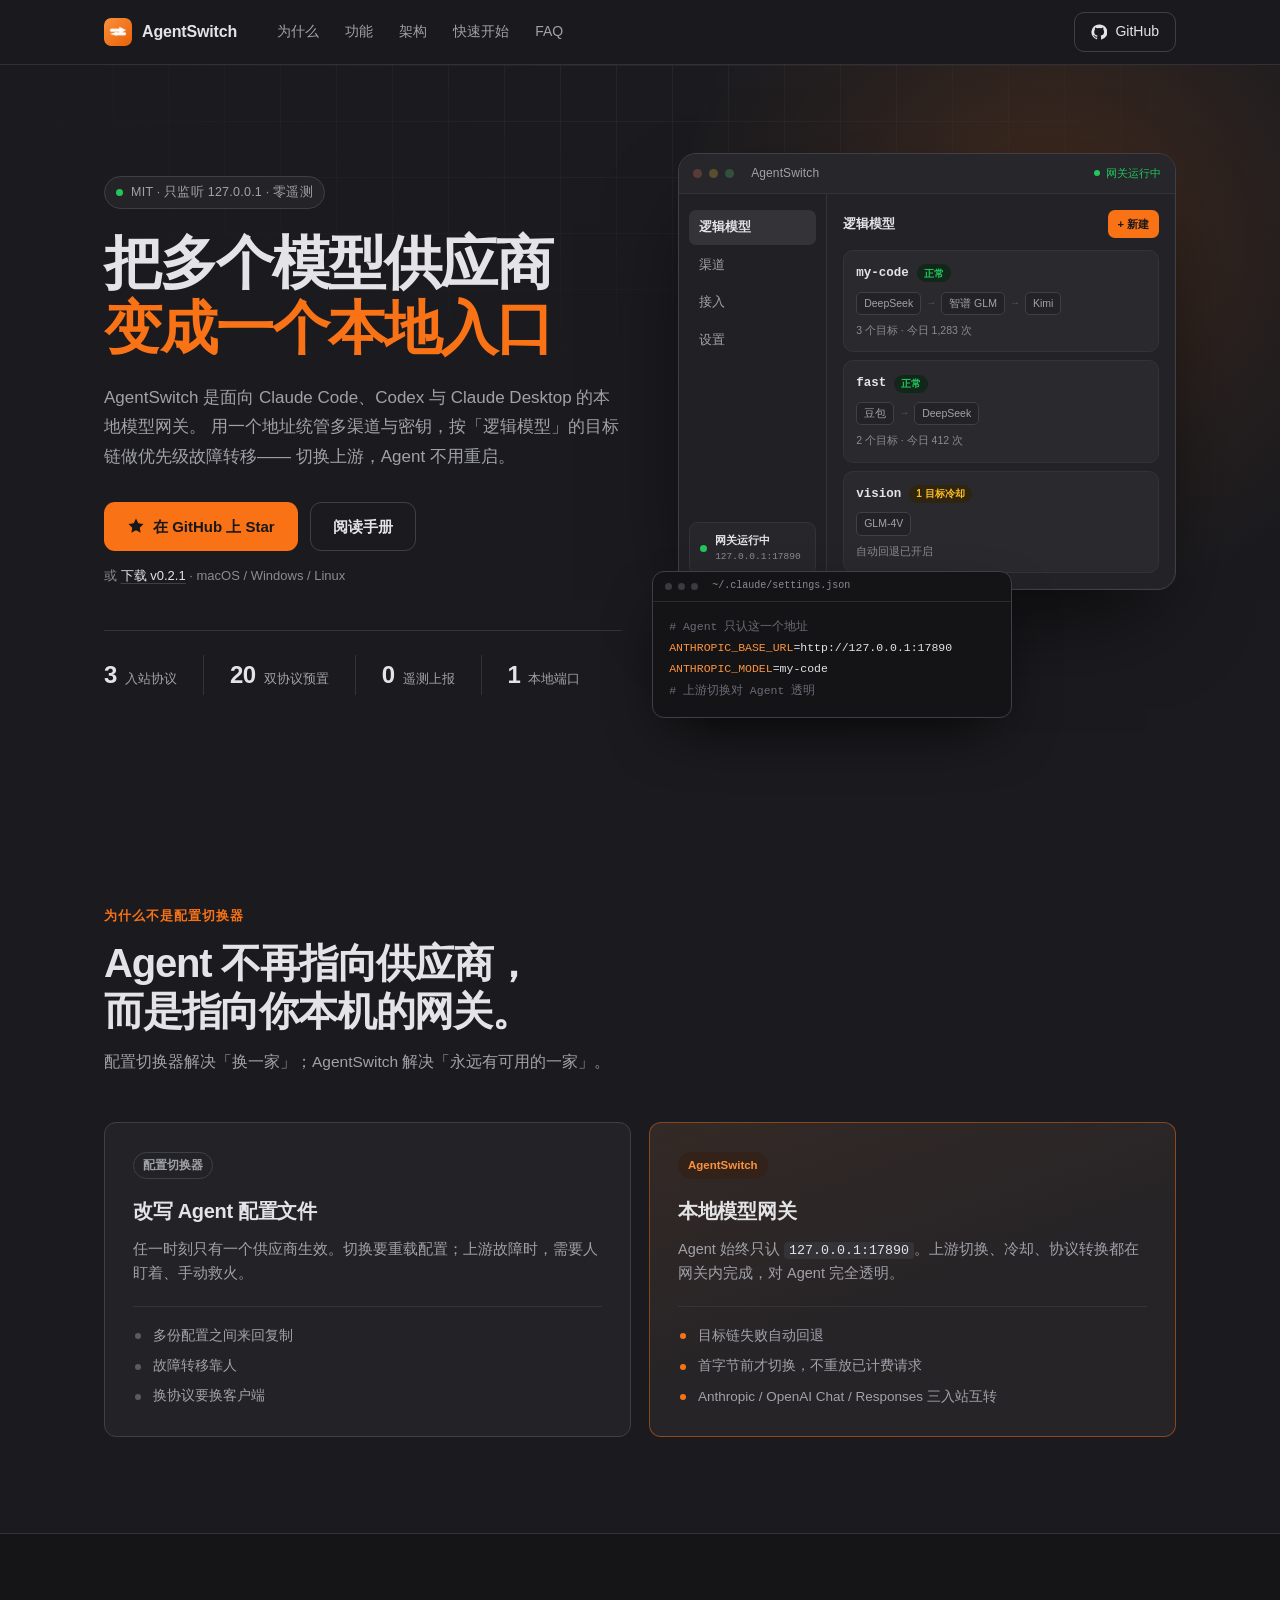
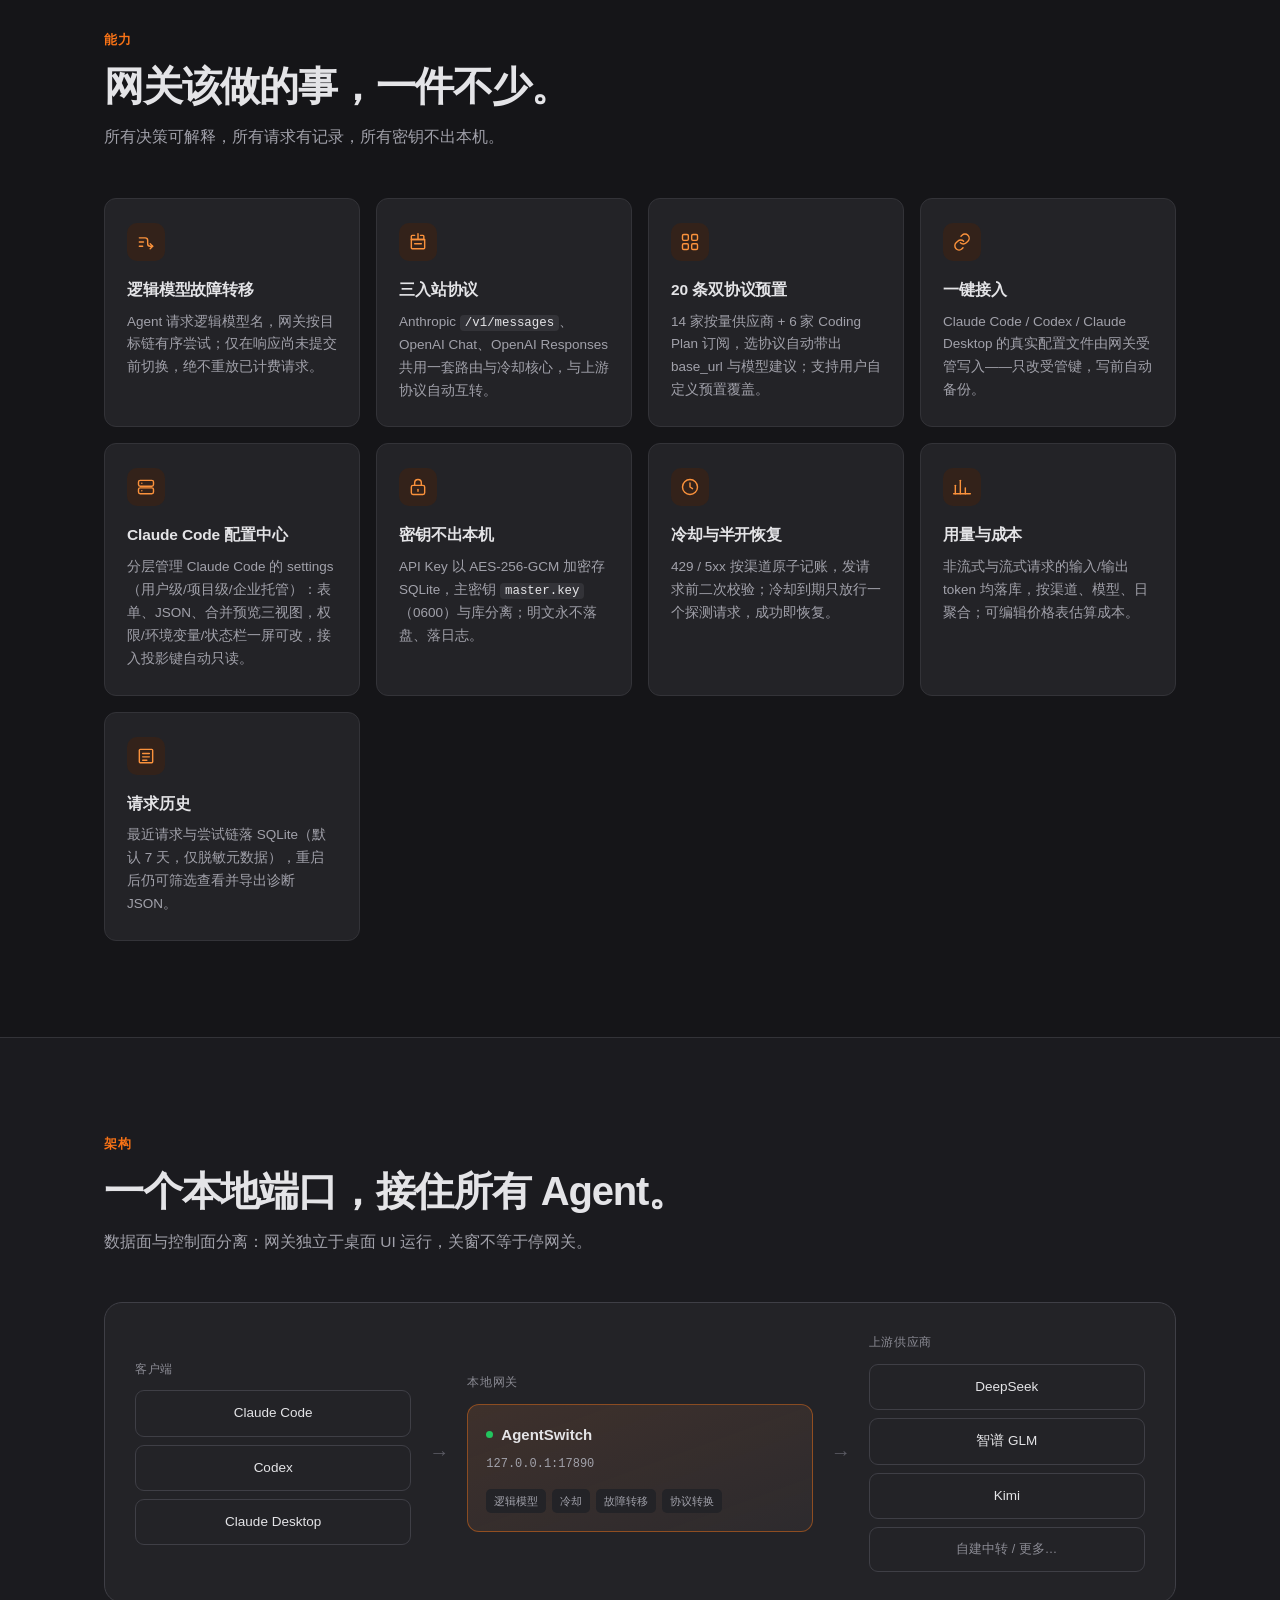
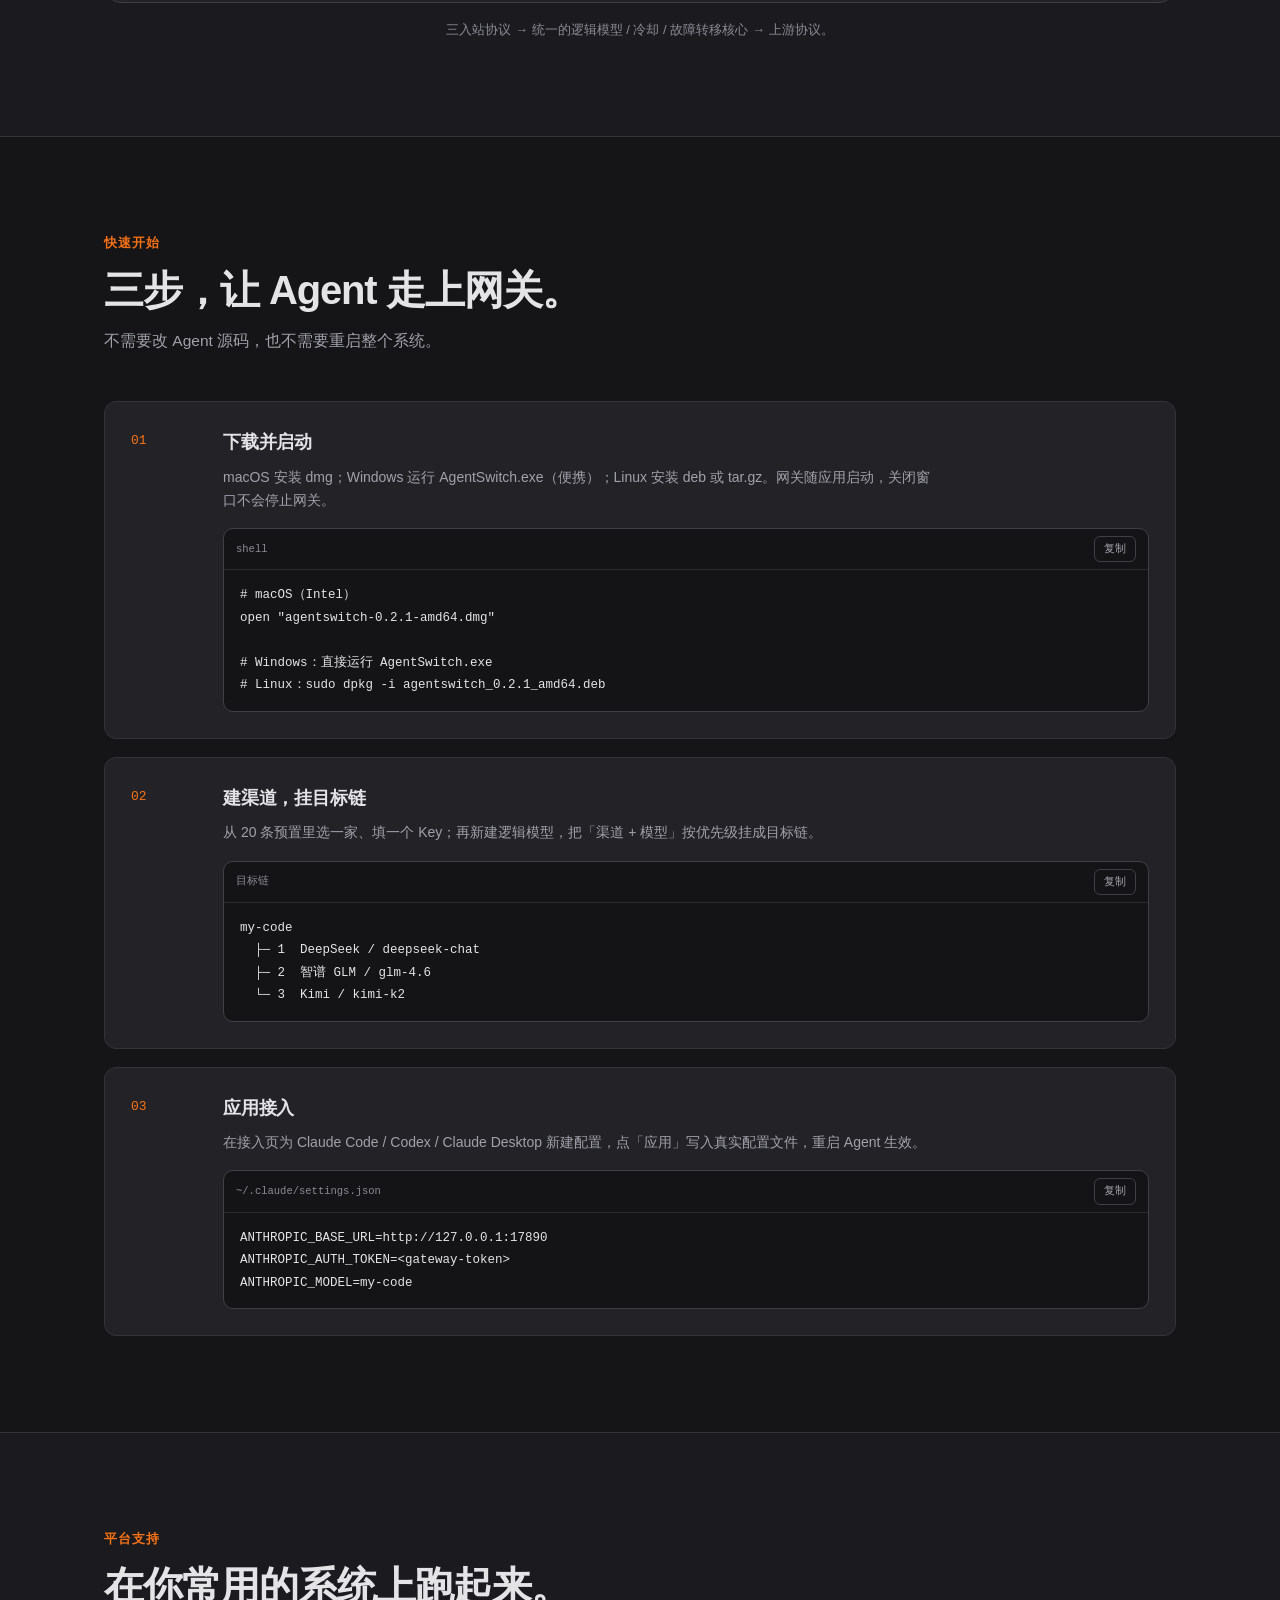
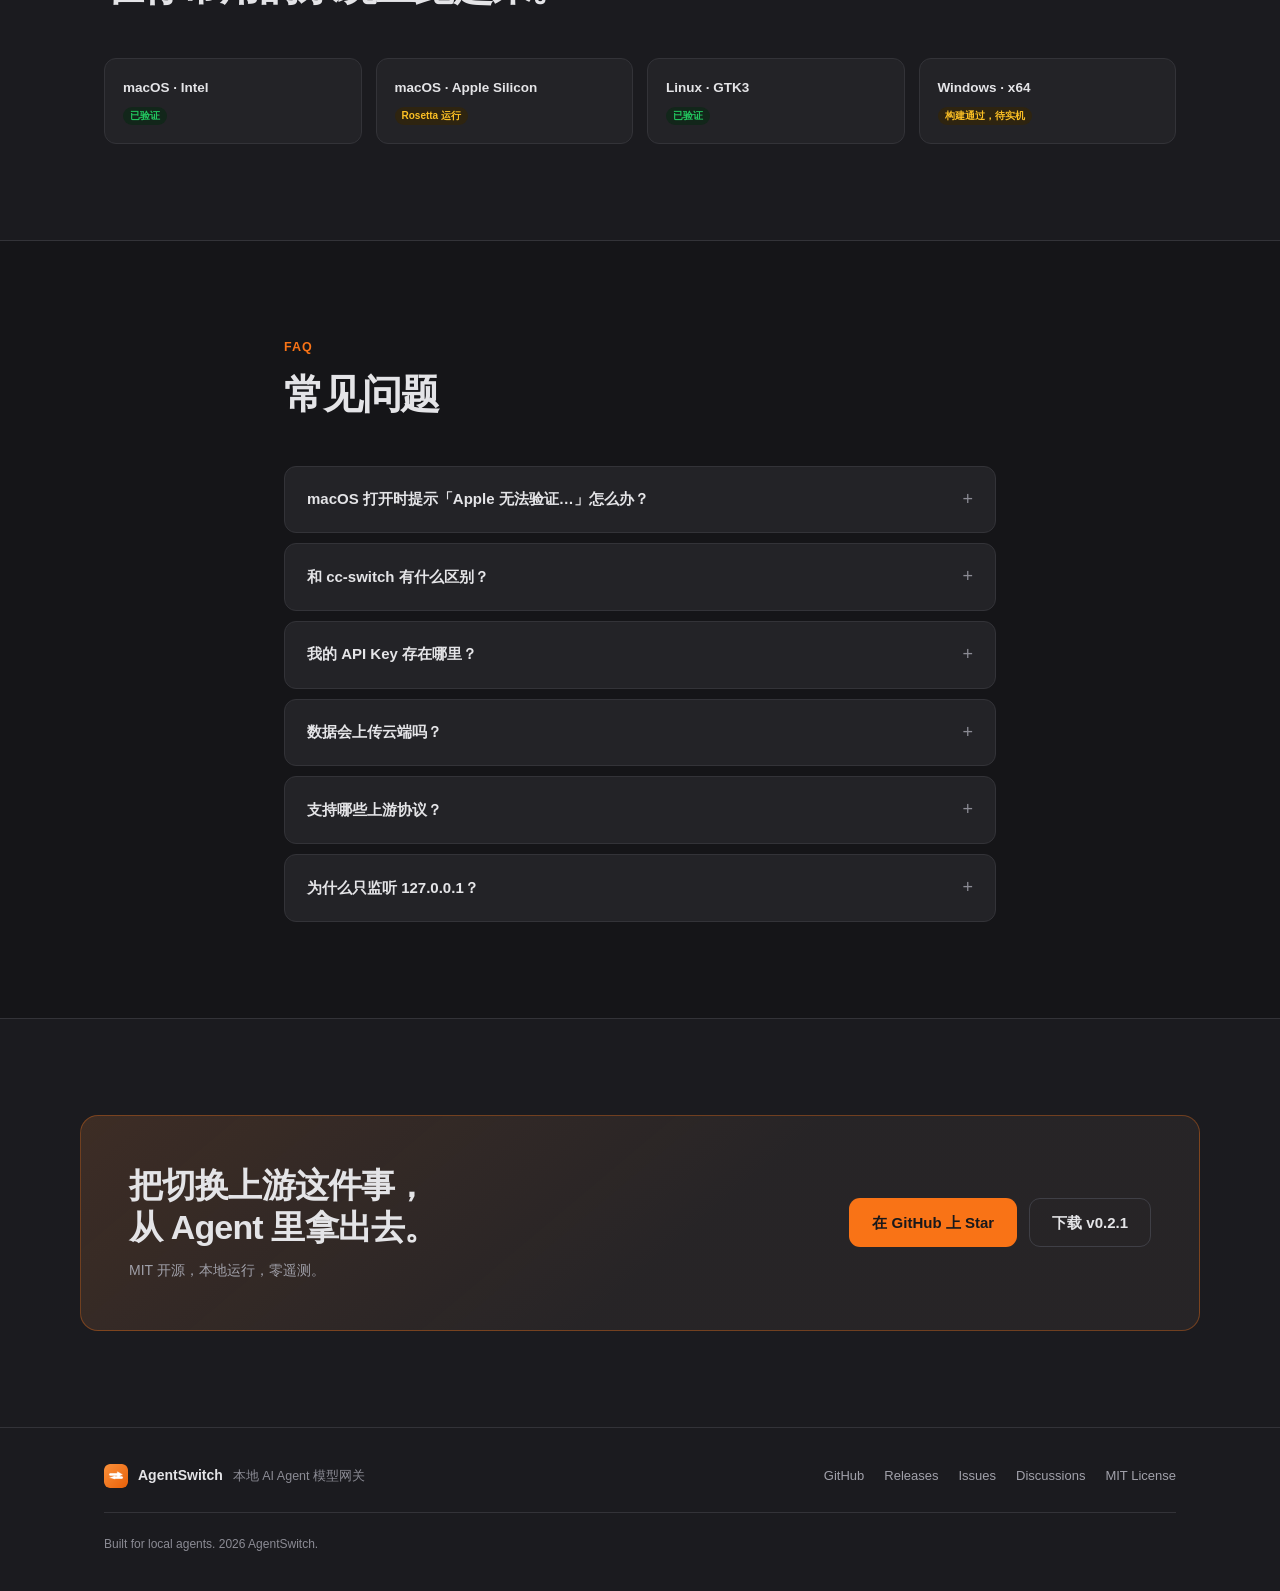
<file: website/index.html>
<!DOCTYPE html>
<html lang="zh-CN">
<head>
<meta charset="utf-8">
<meta name="viewport" content="width=device-width, initial-scale=1">
<title>AgentSwitch — 把多个模型供应商，变成一个本地入口</title>
<meta name="description" content="AgentSwitch 是面向 Claude Code、Codex 与 Claude Desktop 的本地模型网关：统管多渠道与密钥，按逻辑模型优先级故障转移，切换上游无需重启 Agent。">
<meta name="theme-color" content="#1B1B1F">
<link rel="icon" href="assets/icon.png">
<meta property="og:type" content="website">
<meta property="og:title" content="AgentSwitch — 本地 AI Agent 模型网关">
<meta property="og:description" content="统管多渠道与密钥，按逻辑模型优先级故障转移，切换上游无需重启 Agent。">
<meta property="og:url" content="https://tomato-black.github.io/AgentSwitch/">
<meta property="og:image" content="https://tomato-black.github.io/AgentSwitch/assets/icon.png">
<link rel="stylesheet" href="styles.css">
</head>
<body>
<a class="skip-link" href="#main">跳到正文</a>

<header class="site-header" id="top">
  <div class="container header-inner">
    <a class="brand" href="#top" aria-label="AgentSwitch 首页">
      <img src="assets/icon.png" alt="" width="28" height="28">
      <span>AgentSwitch</span>
    </a>
    <nav class="nav" id="nav" aria-label="主导航">
      <a href="#why">为什么</a>
      <a href="#features">功能</a>
      <a href="#architecture">架构</a>
      <a href="#start">快速开始</a>
      <a href="#faq">FAQ</a>
    </nav>
    <div class="header-actions">
      <a class="btn btn-ghost" href="https://github.com/Tomato-black/AgentSwitch" target="_blank" rel="noopener">
        <svg viewBox="0 0 24 24" width="16" height="16" aria-hidden="true"><path fill="currentColor" d="M12 .8a11.4 11.4 0 0 0-3.6 22.2c.6.1.8-.2.8-.5v-2.1c-3.2.7-3.9-1.4-3.9-1.4-.5-1.3-1.3-1.7-1.3-1.7-1-.7.1-.7.1-.7 1.2.1 1.8 1.2 1.8 1.2 1 1.8 2.8 1.3 3.5 1 .1-.8.4-1.3.7-1.6-2.6-.3-5.3-1.3-5.3-5.7 0-1.3.5-2.3 1.2-3.1-.1-.3-.5-1.5.1-3.1 0 0 1-.3 3.2 1.2a11 11 0 0 1 5.8 0c2.2-1.5 3.2-1.2 3.2-1.2.6 1.6.2 2.8.1 3.1.8.8 1.2 1.8 1.2 3.1 0 4.4-2.7 5.4-5.3 5.7.4.4.8 1.1.8 2.2v3.3c0 .3.2.6.8.5A11.4 11.4 0 0 0 12 .8Z"/></svg>
        GitHub
        <span class="star-count" id="star-count" hidden></span>
      </a>
      <button class="nav-toggle" id="nav-toggle" aria-expanded="false" aria-controls="nav" aria-label="打开菜单">
        <span></span><span></span><span></span>
      </button>
    </div>
  </div>
</header>

<main id="main">

<section class="hero">
  <div class="hero-glow" aria-hidden="true"></div>
  <div class="container hero-grid">
    <div class="hero-copy">
      <p class="eyebrow"><span class="pulse"></span>MIT · 只监听 127.0.0.1 · 零遥测</p>
      <h1>把多个模型供应商<br><span class="accent">变成一个本地入口</span></h1>
      <p class="lede">
        AgentSwitch 是面向 Claude Code、Codex 与 Claude Desktop 的本地模型网关。
        用一个地址统管多渠道与密钥，按「逻辑模型」的目标链做优先级故障转移——
        切换上游，Agent 不用重启。
      </p>
      <div class="cta-row">
        <a class="btn btn-primary btn-lg" href="https://github.com/Tomato-black/AgentSwitch" target="_blank" rel="noopener">
          <svg viewBox="0 0 24 24" width="18" height="18" aria-hidden="true"><path fill="currentColor" d="m12 2 3.1 6.3 6.9 1-5 4.9 1.2 6.9L12 17.8 5.8 21.1 7 14.2 2 9.3l6.9-1L12 2Z"/></svg>
          在 GitHub 上 Star
        </a>
        <a class="btn btn-outline btn-lg" href="https://github.com/Tomato-black/AgentSwitch/blob/master/docs/manual/README.md" target="_blank" rel="noopener">阅读手册</a>
      </div>
      <p class="cta-note">或 <a href="https://github.com/Tomato-black/AgentSwitch/releases/latest" target="_blank" rel="noopener">下载 v0.2.1</a> · macOS / Windows / Linux</p>

      <ul class="metrics" aria-label="项目要点">
        <li><strong>3</strong><span>入站协议</span></li>
        <li><strong>20</strong><span>双协议预置</span></li>
        <li><strong>0</strong><span>遥测上报</span></li>
        <li><strong>1</strong><span>本地端口</span></li>
      </ul>
    </div>

    <div class="hero-visual">
      <div class="app-window" role="img" aria-label="AgentSwitch 桌面界面示意：逻辑模型列表显示多目标链与网关运行状态">
        <div class="app-bar">
          <span class="tl"></span><span class="tl"></span><span class="tl"></span>
          <span class="app-title">AgentSwitch</span>
          <span class="app-status"><i></i>网关运行中</span>
        </div>
        <div class="app-body">
          <aside class="app-side">
            <div class="side-items">
              <span class="side-item active">逻辑模型</span>
              <span class="side-item">渠道</span>
              <span class="side-item">接入</span>
              <span class="side-item">设置</span>
            </div>
            <div class="side-gate"><i></i><div><strong>网关运行中</strong><small>127.0.0.1:17890</small></div></div>
          </aside>
          <div class="app-main">
            <div class="app-head"><h4>逻辑模型</h4><span class="app-btn">+ 新建</span></div>
            <div class="model-row">
              <div class="model-top"><span class="model-name">my-code</span><span class="pill ok">正常</span></div>
              <div class="chain"><span>DeepSeek</span><b>→</b><span>智谱 GLM</span><b>→</b><span>Kimi</span></div>
              <div class="model-meta">3 个目标 · 今日 1,283 次</div>
            </div>
            <div class="model-row">
              <div class="model-top"><span class="model-name">fast</span><span class="pill ok">正常</span></div>
              <div class="chain"><span>豆包</span><b>→</b><span>DeepSeek</span></div>
              <div class="model-meta">2 个目标 · 今日 412 次</div>
            </div>
            <div class="model-row">
              <div class="model-top"><span class="model-name">vision</span><span class="pill warn">1 目标冷却</span></div>
              <div class="chain"><span>GLM-4V</span></div>
              <div class="model-meta">自动回退已开启</div>
            </div>
          </div>
        </div>
      </div>

      <div class="terminal">
        <div class="terminal-bar"><span></span><span></span><span></span><em>~/.claude/settings.json</em></div>
        <pre><code><span class="c-muted"># Agent 只认这一个地址</span>
<span class="c-key">ANTHROPIC_BASE_URL</span>=http://127.0.0.1:17890
<span class="c-key">ANTHROPIC_MODEL</span>=my-code
<span class="c-muted"># 上游切换对 Agent 透明</span></code></pre>
      </div>
    </div>
  </div>
</section>

<section class="section" id="why">
  <div class="container">
    <div class="section-head reveal">
      <p class="section-kicker">为什么不是配置切换器</p>
      <h2>Agent 不再指向供应商，<br>而是指向你本机的网关。</h2>
      <p class="section-sub">配置切换器解决「换一家」；AgentSwitch 解决「永远有可用的一家」。</p>
    </div>
    <div class="compare-grid">
      <article class="compare-card reveal">
        <span class="tag">配置切换器</span>
        <h3>改写 Agent 配置文件</h3>
        <p>任一时刻只有一个供应商生效。切换要重载配置；上游故障时，需要人盯着、手动救火。</p>
        <ul class="compare-list">
          <li>多份配置之间来回复制</li>
          <li>故障转移靠人</li>
          <li>换协议要换客户端</li>
        </ul>
      </article>
      <article class="compare-card compare-accent reveal">
        <span class="tag tag-accent">AgentSwitch</span>
        <h3>本地模型网关</h3>
        <p>Agent 始终只认 <code>127.0.0.1:17890</code>。上游切换、冷却、协议转换都在网关内完成，对 Agent 完全透明。</p>
        <ul class="compare-list">
          <li>目标链失败自动回退</li>
          <li>首字节前才切换，不重放已计费请求</li>
          <li>Anthropic / OpenAI Chat / Responses 三入站互转</li>
        </ul>
      </article>
    </div>
  </div>
</section>

<section class="section section-alt" id="features">
  <div class="container">
    <div class="section-head reveal">
      <p class="section-kicker">能力</p>
      <h2>网关该做的事，一件不少。</h2>
      <p class="section-sub">所有决策可解释，所有请求有记录，所有密钥不出本机。</p>
    </div>
    <div class="feature-grid">
      <article class="feature reveal">
        <div class="feature-icon"><svg viewBox="0 0 24 24" aria-hidden="true"><path d="M4 7h7a3 3 0 0 1 3 3v4a3 3 0 0 0 3 3h3"/><path d="m17 14 3 3-3 3"/><path d="M4 17h4"/><path d="M4 12h5"/></svg></div>
        <h3>逻辑模型故障转移</h3>
        <p>Agent 请求逻辑模型名，网关按目标链有序尝试；仅在响应尚未提交前切换，绝不重放已计费请求。</p>
      </article>
      <article class="feature reveal">
        <div class="feature-icon"><svg viewBox="0 0 24 24" aria-hidden="true"><path d="M8 4H5a1 1 0 0 0-1 1v4h15V5a1 1 0 0 0-1-1h-3"/><path d="M12 2v6"/><path d="M4 9h16v10a1 1 0 0 1-1 1H5a1 1 0 0 1-1-1V9Z"/><path d="M8 14h8"/></svg></div>
        <h3>三入站协议</h3>
        <p>Anthropic <code>/v1/messages</code>、OpenAI Chat、OpenAI Responses 共用一套路由与冷却核心，与上游协议自动互转。</p>
      </article>
      <article class="feature reveal">
        <div class="feature-icon"><svg viewBox="0 0 24 24" aria-hidden="true"><rect x="3" y="3" width="7" height="7" rx="1.5"/><rect x="14" y="3" width="7" height="7" rx="1.5"/><rect x="3" y="14" width="7" height="7" rx="1.5"/><rect x="14" y="14" width="7" height="7" rx="1.5"/></svg></div>
        <h3>20 条双协议预置</h3>
        <p>14 家按量供应商 + 6 家 Coding Plan 订阅，选协议自动带出 base_url 与模型建议；支持用户自定义预置覆盖。</p>
      </article>
      <article class="feature reveal">
        <div class="feature-icon"><svg viewBox="0 0 24 24" aria-hidden="true"><path d="M10 13a5 5 0 0 0 7.1 0l2-2a5 5 0 0 0-7.1-7.1L10.8 5"/><path d="M14 11a5 5 0 0 0-7.1 0l-2 2A5 5 0 0 0 12 20.1l1.2-1.2"/></svg></div>
        <h3>一键接入</h3>
        <p>Claude Code / Codex / Claude Desktop 的真实配置文件由网关受管写入——只改受管键，写前自动备份。</p>
      </article>
      <article class="feature reveal">
        <div class="feature-icon"><svg viewBox="0 0 24 24" aria-hidden="true"><rect x="3" y="4" width="18" height="7" rx="2"/><rect x="3" y="13" width="18" height="7" rx="2"/><path d="M7 7.5h.01M7 16.5h.01"/></svg></div>
        <h3>Claude Code 配置中心</h3>
        <p>分层管理 Claude Code 的 settings（用户级/项目级/企业托管）：表单、JSON、合并预览三视图，权限/环境变量/状态栏一屏可改，接入投影键自动只读。</p>
      </article>
      <article class="feature reveal">
        <div class="feature-icon"><svg viewBox="0 0 24 24" aria-hidden="true"><rect x="4" y="10" width="16" height="11" rx="2"/><path d="M8 10V7a4 4 0 0 1 8 0v3"/><path d="M12 15v2"/></svg></div>
        <h3>密钥不出本机</h3>
        <p>API Key 以 AES-256-GCM 加密存 SQLite，主密钥 <code>master.key</code>（0600）与库分离；明文永不落盘、落日志。</p>
      </article>
      <article class="feature reveal">
        <div class="feature-icon"><svg viewBox="0 0 24 24" aria-hidden="true"><circle cx="12" cy="12" r="9"/><path d="M12 7v5l3 2"/></svg></div>
        <h3>冷却与半开恢复</h3>
        <p>429 / 5xx 按渠道原子记账，发请求前二次校验；冷却到期只放行一个探测请求，成功即恢复。</p>
      </article>
      <article class="feature reveal">
        <div class="feature-icon"><svg viewBox="0 0 24 24" aria-hidden="true"><path d="M4 20V10"/><path d="M10 20V4"/><path d="M16 20v-7"/><path d="M22 20H2"/></svg></div>
        <h3>用量与成本</h3>
        <p>非流式与流式请求的输入/输出 token 均落库，按渠道、模型、日聚合；可编辑价格表估算成本。</p>
      </article>
      <article class="feature reveal">
        <div class="feature-icon"><svg viewBox="0 0 24 24" aria-hidden="true"><path d="M5 4h14a1 1 0 0 1 1 1v14a1 1 0 0 1-1 1H5a1 1 0 0 1-1-1V5a1 1 0 0 1 1-1Z"/><path d="M8 9h8"/><path d="M8 13h8"/><path d="M8 17h5"/></svg></div>
        <h3>请求历史</h3>
        <p>最近请求与尝试链落 SQLite（默认 7 天，仅脱敏元数据），重启后仍可筛选查看并导出诊断 JSON。</p>
      </article>
    </div>
  </div>
</section>

<section class="section" id="architecture">
  <div class="container">
    <div class="section-head reveal">
      <p class="section-kicker">架构</p>
      <h2>一个本地端口，接住所有 Agent。</h2>
      <p class="section-sub">数据面与控制面分离：网关独立于桌面 UI 运行，关窗不等于停网关。</p>
    </div>
    <div class="arch reveal">
      <div class="arch-col">
        <p class="arch-label">客户端</p>
        <div class="arch-node">Claude Code</div>
        <div class="arch-node">Codex</div>
        <div class="arch-node">Claude Desktop</div>
      </div>
      <div class="arch-arrow" aria-hidden="true">→</div>
      <div class="arch-col arch-gateway">
        <p class="arch-label">本地网关</p>
        <div class="arch-gateway-card">
          <div class="arch-gateway-head"><span class="pulse"></span>AgentSwitch</div>
          <code>127.0.0.1:17890</code>
          <div class="arch-chips">
            <span>逻辑模型</span><span>冷却</span><span>故障转移</span><span>协议转换</span>
          </div>
        </div>
      </div>
      <div class="arch-arrow" aria-hidden="true">→</div>
      <div class="arch-col">
        <p class="arch-label">上游供应商</p>
        <div class="arch-node">DeepSeek</div>
        <div class="arch-node">智谱 GLM</div>
        <div class="arch-node">Kimi</div>
        <div class="arch-node arch-node-more">自建中转 / 更多…</div>
      </div>
    </div>
    <p class="arch-note reveal">三入站协议 → 统一的逻辑模型 / 冷却 / 故障转移核心 → 上游协议。</p>
  </div>
</section>

<section class="section section-alt" id="start">
  <div class="container">
    <div class="section-head reveal">
      <p class="section-kicker">快速开始</p>
      <h2>三步，让 Agent 走上网关。</h2>
      <p class="section-sub">不需要改 Agent 源码，也不需要重启整个系统。</p>
    </div>
    <div class="steps">
      <article class="step reveal">
        <div class="step-num">01</div>
        <div class="step-body">
          <h3>下载并启动</h3>
          <p>macOS 安装 dmg；Windows 运行 AgentSwitch.exe（便携）；Linux 安装 deb 或 tar.gz。网关随应用启动，关闭窗口不会停止网关。</p>
          <div class="code-block">
            <div class="code-head"><span>shell</span><button class="copy-btn" type="button">复制</button></div>
            <pre><code># macOS（Intel）
open "agentswitch-0.2.1-amd64.dmg"

# Windows：直接运行 AgentSwitch.exe
# Linux：sudo dpkg -i agentswitch_0.2.1_amd64.deb</code></pre>
          </div>
        </div>
      </article>
      <article class="step reveal">
        <div class="step-num">02</div>
        <div class="step-body">
          <h3>建渠道，挂目标链</h3>
          <p>从 20 条预置里选一家、填一个 Key；再新建逻辑模型，把「渠道 + 模型」按优先级挂成目标链。</p>
          <div class="code-block">
            <div class="code-head"><span>目标链</span><button class="copy-btn" type="button">复制</button></div>
            <pre><code>my-code
  ├─ 1  DeepSeek / deepseek-chat
  ├─ 2  智谱 GLM / glm-4.6
  └─ 3  Kimi / kimi-k2</code></pre>
          </div>
        </div>
      </article>
      <article class="step reveal">
        <div class="step-num">03</div>
        <div class="step-body">
          <h3>应用接入</h3>
          <p>在接入页为 Claude Code / Codex / Claude Desktop 新建配置，点「应用」写入真实配置文件，重启 Agent 生效。</p>
          <div class="code-block">
            <div class="code-head"><span>~/.claude/settings.json</span><button class="copy-btn" type="button">复制</button></div>
            <pre><code>ANTHROPIC_BASE_URL=http://127.0.0.1:17890
ANTHROPIC_AUTH_TOKEN=&lt;gateway-token&gt;
ANTHROPIC_MODEL=my-code</code></pre>
          </div>
        </div>
      </article>
    </div>
  </div>
</section>

<section class="section" id="platforms">
  <div class="container">
    <div class="section-head reveal">
      <p class="section-kicker">平台支持</p>
      <h2>在你常用的系统上跑起来。</h2>
    </div>
    <div class="platform-grid">
      <div class="platform reveal"><div class="platform-name">macOS · Intel</div><span class="pill ok">已验证</span></div>
      <div class="platform reveal"><div class="platform-name">macOS · Apple Silicon</div><span class="pill warn">Rosetta 运行</span></div>
      <div class="platform reveal"><div class="platform-name">Linux · GTK3</div><span class="pill ok">已验证</span></div>
      <div class="platform reveal"><div class="platform-name">Windows · x64</div><span class="pill warn">构建通过，待实机</span></div>
    </div>
  </div>
</section>

<section class="section section-alt" id="faq">
  <div class="container narrow">
    <div class="section-head reveal">
      <p class="section-kicker">FAQ</p>
      <h2>常见问题</h2>
    </div>
    <div class="faq reveal">
      <details>
        <summary>macOS 打开时提示「Apple 无法验证…」怎么办？</summary>
        <p>Release 构建未做 Apple 签名公证，Gatekeeper 会拦截。解锁任选其一：终端执行
        <code>xattr -cr /Applications/AgentSwitch.app</code>；或右键 App →「打开」→ 弹窗里再点「打开」（仅首次）。</p>
      </details>
      <details>
        <summary>和 cc-switch 有什么区别？</summary>
        <p>cc-switch 是配置切换器，改写 Agent 配置文件，在多个供应商间手动/自动切换，任一时刻只有一个生效。AgentSwitch 是本地网关：Agent 永远只指向 <code>127.0.0.1</code>，上游切换、多渠道故障转移、协议转换都在网关内完成。两者可以互补。</p>
      </details>
      <details>
        <summary>我的 API Key 存在哪里？</summary>
        <p>以 AES-256-GCM 加密存放在本机 SQLite 的 <code>channel_secrets</code>。主密钥为库同目录的 <code>master.key</code>（32 字节、0600 权限），明文不落库、不落日志。备份时请同时备份数据库与 <code>master.key</code>。</p>
      </details>
      <details>
        <summary>数据会上传云端吗？</summary>
        <p>不会。网关、统计、请求历史全部在本机；项目零遥测上报。唯一的出站请求是转发给你自己配置的上游供应商。</p>
      </details>
      <details>
        <summary>支持哪些上游协议？</summary>
        <p>渠道协议支持 Anthropic 与 OpenAI Chat；入站额外支持 OpenAI Responses（Codex 0.143+ 使用）。三入站共用同一套逻辑模型、冷却与故障转移核心，请求与响应自动互转。</p>
      </details>
      <details>
        <summary>为什么只监听 127.0.0.1？</summary>
        <p>网关持有你的供应商密钥，默认只对本机开放，并需要独立的访问令牌。这是刻意的安全默认，不提供公网监听开关。</p>
      </details>
    </div>
  </div>
</section>

<section class="final-cta">
  <div class="container final-inner reveal">
    <div>
      <h2>把切换上游这件事，<br>从 Agent 里拿出去。</h2>
      <p>MIT 开源，本地运行，零遥测。</p>
    </div>
    <div class="cta-row">
      <a class="btn btn-primary btn-lg" href="https://github.com/Tomato-black/AgentSwitch" target="_blank" rel="noopener">在 GitHub 上 Star</a>
      <a class="btn btn-outline btn-lg" href="https://github.com/Tomato-black/AgentSwitch/releases/latest" target="_blank" rel="noopener">下载 v0.2.1</a>
    </div>
  </div>
</section>

</main>

<footer class="site-footer">
  <div class="container footer-inner">
    <div class="footer-brand">
      <img src="assets/icon.png" alt="" width="24" height="24">
      <span>AgentSwitch</span>
      <small>本地 AI Agent 模型网关</small>
    </div>
    <nav class="footer-links" aria-label="页脚导航">
      <a href="https://github.com/Tomato-black/AgentSwitch" target="_blank" rel="noopener">GitHub</a>
      <a href="https://github.com/Tomato-black/AgentSwitch/releases" target="_blank" rel="noopener">Releases</a>
      <a href="https://github.com/Tomato-black/AgentSwitch/issues" target="_blank" rel="noopener">Issues</a>
      <a href="https://github.com/Tomato-black/AgentSwitch/discussions" target="_blank" rel="noopener">Discussions</a>
      <a href="https://github.com/Tomato-black/AgentSwitch/blob/master/LICENSE" target="_blank" rel="noopener">MIT License</a>
    </nav>
    <p class="footer-note">Built for local agents. <span id="year">2026</span> AgentSwitch.</p>
  </div>
</footer>

<script src="main.js"></script>
</body>
</html>
</file>
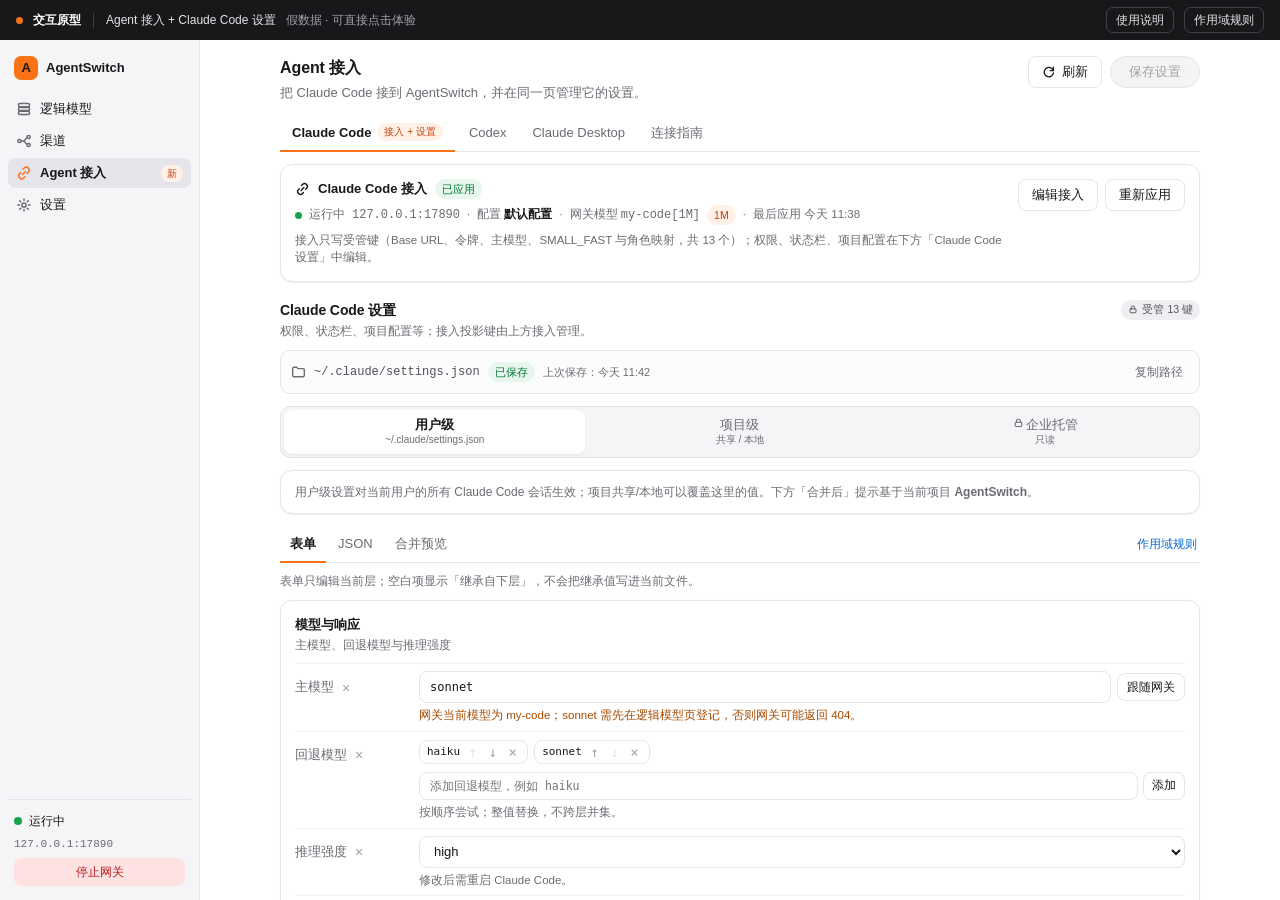
<file: docs/prototypes/claude-code-config-page.html>
<!doctype html>
<html lang="zh-CN">
<head>
<meta charset="utf-8">
<meta name="viewport" content="width=device-width, initial-scale=1">
<title>Agent 接入与 Claude Code 设置 · 交互原型</title>
<style>
  :root{
    --bg:#FFFFFF;
    --sidebar:#F5F5F7;
    --border:#E4E4E9;
    --text:#18181B;
    --muted:#6B6B73;
    --accent:#F97316;
    --accent-hover:#EA620A;
    --accent-text:#18181B;
    --success:#16A34A;
    --warning:#B45309;
    --danger:#DC2626;
    --soft-act:#FFF1E6;
    --soft-act-text:#C2410C;
    --soft-ok:#E8F7EE;
    --soft-ok-text:#007634;
    --soft-warn:#FEF3C7;
    --soft-warn-text:#A64A00;
    --soft-danger:#FEE2E2;
    --soft-danger-text:#B91C1C;
    --soft-gray:#EFEFF2;
    --soft-gray-text:#52525B;
    --selected:#E4E4EA;
    --radius-card:12px;
    --radius-control:8px;
    --shadow-card:0 1px 0 rgba(24,24,27,.02), 0 1px 3px rgba(24,24,27,.04);
  }
  *{box-sizing:border-box}
  html,body{height:100%}
  body{
    margin:0;background:#ECECF1;color:var(--text);
    font-family:-apple-system,BlinkMacSystemFont,"Segoe UI","PingFang SC","Hiragino Sans GB","Microsoft YaHei",sans-serif;
    font-size:13px;line-height:1.5;-webkit-font-smoothing:antialiased;
  }
  button,input,select,textarea{font:inherit}
  button{cursor:pointer}
  .mono{font-family:Menlo,Consolas,"Liberation Mono",monospace;font-size:12px}
  .muted{color:var(--muted)}
  .grow{flex:1}
  .icon{display:inline-flex;align-items:center;justify-content:center}
  .icon svg{width:16px;height:16px;display:block}

  /* ---------- prototype bar ---------- */
  .demo-bar{
    height:40px;background:#18181B;color:#E4E4E7;display:flex;align-items:center;gap:10px;
    padding:0 16px;font-size:12px;position:relative;z-index:10;
  }
  .demo-bar .dot{width:7px;height:7px;border-radius:50%;background:var(--accent)}
  .demo-bar strong{font-weight:600;color:#fff}
  .demo-bar .sep{width:1px;height:15px;background:#3F3F46;margin:0 2px}
  .demo-bar .demo-hint{color:#A1A1AA}
  .demo-bar .grow{flex:1}
  .demo-bar button{
    height:26px;border:1px solid #3F3F46;border-radius:7px;background:transparent;color:#E4E4E7;
    padding:0 9px;font-size:12px;
  }
  .demo-bar button:hover{background:#2C2C31}

  /* ---------- shell ---------- */
  .app{
    display:flex;height:calc(100vh - 40px);min-height:620px;background:var(--bg);overflow:hidden;
  }
  .sidebar{
    width:200px;flex:0 0 200px;background:var(--sidebar);border-right:1px solid var(--border);
    display:flex;flex-direction:column;padding:12px 8px 10px;
  }
  .brand{display:flex;align-items:center;gap:8px;padding:4px 6px 14px}
  .logo{
    width:24px;height:24px;border-radius:7px;background:var(--accent);color:var(--accent-text);
    display:grid;place-items:center;font-weight:800;font-size:13px;letter-spacing:-.4px;
  }
  .brand-name{font-weight:700;font-size:13px}
  .nav{display:flex;flex-direction:column;gap:2px}
  .nav-item{
    display:flex;align-items:center;gap:8px;height:30px;padding:0 8px;border-radius:8px;
    border:0;background:transparent;color:var(--text);text-align:left;width:100%;
  }
  .nav-item:hover{background:#ECECF1}
  .nav-item.active{background:var(--selected);font-weight:600}
  .nav-item.active .icon{color:var(--accent)}
  .nav-item .icon{color:var(--muted);flex:0 0 16px}
  .nav-item .nav-label{flex:1}
  .nav-item .nav-badge{
    font-size:10px;font-weight:500;color:var(--soft-act-text);background:var(--soft-act);
    border-radius:999px;padding:1px 6px;
  }
  .gateway{
    margin-top:auto;border-top:1px solid var(--border);padding:12px 6px 4px;
    display:flex;flex-direction:column;gap:6px;
  }
  .gw-row{display:flex;align-items:center;gap:7px;font-size:12px}
  .led{width:8px;height:8px;border-radius:50%;background:var(--success);display:inline-block}
  .gateway .addr{font-size:11px}
  .gateway .btn{height:28px;font-size:12px;justify-content:center}

  .main{flex:1;overflow:auto;padding:16px 24px 44px}
  .page{max-width:920px;margin:0 auto}

  /* ---------- agent tabs / merged access card ---------- */
  .agent-tabs{display:flex;gap:2px;border-bottom:1px solid var(--border);margin:0 0 12px;flex-wrap:wrap}
  .agent-tab{
    border:0;background:transparent;padding:8px 12px;color:var(--muted);border-bottom:2px solid transparent;
    margin-bottom:-1px;font-size:13px;display:inline-flex;align-items:center;gap:6px;
  }
  .agent-tab:hover{color:var(--text)}
  .agent-tab.active{color:var(--text);font-weight:600;border-bottom-color:var(--accent)}
  .agent-tab .badge{height:18px;font-size:10px}
  .access-card{
    border:1px solid var(--border);border-radius:12px;padding:14px;margin-bottom:14px;background:#fff;
    box-shadow:var(--shadow-card);display:flex;gap:14px;align-items:flex-start;
  }
  .access-main{flex:1;min-width:0}
  .access-title{display:flex;align-items:center;gap:8px;flex-wrap:wrap;font-weight:700;font-size:13px}
  .access-title .badge{font-weight:500}
  .access-meta{display:flex;gap:7px;flex-wrap:wrap;color:var(--muted);font-size:11.5px;margin-top:6px;align-items:center}
  .access-meta b{color:var(--text);font-weight:600}
  .access-meta .led{width:7px;height:7px}
  .access-note{color:var(--muted);font-size:11.5px;margin-top:7px;line-height:1.5}
  .access-actions{display:flex;gap:7px;align-items:center;flex:0 0 auto;flex-wrap:wrap;justify-content:flex-end}
  .btn.act{background:var(--soft-act);border-color:transparent;color:var(--soft-act-text);font-weight:600}
  .btn.act:hover{background:#FFE4D1}
  .section-head{display:flex;align-items:flex-start;gap:10px;margin:18px 0 10px}
  .section-title{font-size:14px;font-weight:700;letter-spacing:-.1px}
  .section-desc{color:var(--muted);font-size:11.5px;margin-top:2px}
  .section-head .badge{margin-left:auto;flex:0 0 auto}
  .managed-more{border:1px solid var(--border);border-radius:10px;padding:8px 10px;margin-top:8px;background:#FCFCFD}
  .managed-more summary{cursor:pointer;color:var(--muted);font-size:11.5px;list-style:none}
  .managed-more summary::-webkit-details-marker{display:none}
  .managed-more summary:hover{color:var(--text)}
  .managed-more summary .chev{display:inline-block;transition:transform .15s;margin-right:4px}
  .managed-more[open] summary .chev{transform:rotate(180deg)}

  /* ---------- access drawer ---------- */
  .drawer-overlay{position:fixed;inset:0;background:rgba(24,24,27,.28);z-index:40}
  .drawer{
    position:fixed;top:0;right:0;bottom:0;width:min(560px,94vw);background:#fff;z-index:41;
    border-left:1px solid var(--border);box-shadow:-12px 0 40px rgba(24,24,27,.16);
    display:flex;flex-direction:column;
  }
  .drawer-head{padding:16px 18px 10px;border-bottom:1px solid var(--border);display:flex;align-items:flex-start;gap:12px}
  .drawer-title{font-size:15px;font-weight:700}
  .drawer-sub{color:var(--muted);font-size:11.5px;margin-top:2px;line-height:1.45}
  .drawer-close{margin-left:auto;flex:0 0 auto;font-size:18px;line-height:1;width:28px;height:28px}
  .drawer-body{flex:1;overflow:auto;padding:14px 18px 20px}
  .drawer-foot{border-top:1px solid var(--border);padding:12px 18px;display:flex;gap:8px;justify-content:flex-end;background:#fff}
  .access-row{display:flex;align-items:center;gap:8px;padding:7px 0;border-top:1px solid #F1F1F4}
  .access-row:first-child{border-top:0}
  .access-label{width:96px;flex:0 0 96px;color:var(--muted);font-size:12px}
  .access-row .select,.access-row .input{flex:1;min-width:0}
  .access-row .check{display:inline-flex;align-items:center;gap:5px;color:var(--muted);font-size:11.5px;white-space:nowrap}
  .access-row .check input{accent-color:var(--accent);width:14px;height:14px}
  .role-grid{display:grid;grid-template-columns:78px 1fr;gap:6px 10px;align-items:center;margin-top:4px}
  .role-grid .role-label{color:var(--muted);font-size:12px}
  .role-grid .select{height:30px;font-size:12px}
  .key-preview{
    background:#18181B;color:#E4E4E7;border-radius:10px;padding:10px 12px;font-family:Menlo,Consolas,monospace;
    font-size:11px;line-height:1.7;overflow:auto;max-height:220px;margin:5px 0 0;white-space:pre;
  }
  .key-preview .k{color:#93C5FD}
  .key-preview .v{color:#FDBA74}
  .key-preview .c{color:#A1A1AA}
  .global-box{border:1px solid var(--border);border-radius:10px;padding:8px 10px;background:#FCFCFD;margin-top:6px}
  .global-box .row{display:flex;gap:8px;font-family:Menlo,Consolas,monospace;font-size:10.5px;color:#52525B;padding:2px 0}

  /* ---------- header ---------- */
  .page-header{display:flex;align-items:flex-start;gap:16px;margin-bottom:12px}
  .page-title{font-size:16px;font-weight:700;margin:0 0 3px;letter-spacing:-.1px}
  .page-sub{color:var(--muted);font-size:13px}
  .page-actions{margin-left:auto;display:flex;align-items:center;gap:8px;flex:0 0 auto}
  .btn{
    height:32px;padding:0 13px;border-radius:8px;border:1px solid var(--border);background:#fff;
    color:var(--text);font-size:13px;display:inline-flex;align-items:center;gap:6px;white-space:nowrap;
  }
  .btn:hover{background:#F4F4F5}
  .btn.small{height:28px;padding:0 9px;font-size:12px}
  .btn.primary{
    background:var(--accent);border-color:var(--accent);color:var(--accent-text);
    border-radius:999px;font-weight:600;padding:0 18px;
  }
  .btn.primary:hover{background:var(--accent-hover);border-color:var(--accent-hover)}
  .btn.primary:disabled{
    background:#F4F4F5;border-color:var(--border);color:#A1A1AA;cursor:not-allowed;font-weight:500;
  }
  .btn.danger{background:var(--soft-danger);border-color:transparent;color:var(--soft-danger-text)}
  .btn.danger:hover{background:#FDD5D5}
  .text-btn{
    border:0;background:transparent;color:var(--muted);padding:4px 6px;border-radius:6px;font-size:12px;
  }
  .text-btn:hover{background:#F4F4F5;color:var(--text)}
  .link-btn{border:0;background:transparent;color:#0A6CD6;padding:1px 3px;font-size:12px}
  .link-btn:hover{text-decoration:underline}

  /* ---------- banners / file strip ---------- */
  .banner{
    display:flex;align-items:flex-start;gap:8px;padding:9px 11px;border-radius:10px;
    font-size:12px;margin-bottom:12px;border:1px solid transparent;
  }
  .banner.info{background:#F7F7F9;border-color:#EFEFF2;color:#52525B}
  .banner.warn{background:var(--soft-warn);border-color:#FDE68A;color:var(--soft-warn-text)}
  .banner.danger{background:var(--soft-danger);border-color:#FECACA;color:var(--soft-danger-text)}
  .banner.ok{background:var(--soft-ok);border-color:#BBF7D0;color:var(--soft-ok-text)}
  .banner .icon{margin-top:1px;flex:0 0 16px}
  .banner b{font-weight:600}
  .file-strip{
    display:flex;align-items:center;gap:8px;border:1px solid var(--border);border-radius:10px;
    padding:8px 10px;margin-bottom:12px;background:#FCFCFD;min-height:38px;
  }
  .file-strip .path{color:#52525B;word-break:break-all}
  .file-strip .spacer{flex:1}
  .file-strip .last{color:var(--muted);font-size:11px;white-space:nowrap}

  /* ---------- segmented / tabs ---------- */
  .segmented{
    display:flex;gap:4px;background:#F5F5F7;border:1px solid var(--border);border-radius:10px;
    padding:3px;margin-bottom:12px;
  }
  .seg-btn{
    flex:1;border:0;background:transparent;border-radius:8px;padding:7px 10px;color:var(--muted);
    text-align:center;line-height:1.25;
  }
  .seg-btn:hover{color:var(--text)}
  .seg-btn.active{background:#fff;color:var(--text);font-weight:600;box-shadow:0 1px 2px rgba(24,24,27,.08)}
  .seg-sub{display:block;font-size:10px;font-weight:400;color:var(--muted);margin-top:1px}
  .seg-btn .lock-inline{display:inline-flex;vertical-align:-2px;margin-right:2px}

  .context-card{
    border:1px solid var(--border);border-radius:12px;padding:12px 14px;margin-bottom:12px;background:#fff;
    box-shadow:var(--shadow-card);
  }
  .context-row{display:flex;align-items:center;gap:8px;flex-wrap:wrap}
  .context-label{color:var(--muted);width:44px;flex:0 0 44px;font-size:12px}
  .context-row .select{max-width:430px}
  .file-tabs{display:flex;gap:6px;margin-top:10px;flex-wrap:wrap}
  .file-tab{
    border:1px solid var(--border);background:#fff;border-radius:8px;padding:6px 9px;color:var(--muted);
    font-size:12px;display:inline-flex;align-items:center;gap:6px;
  }
  .file-tab:hover{background:#F7F7F9;color:var(--text)}
  .file-tab.active{background:var(--selected);border-color:var(--selected);color:var(--text);font-weight:600}
  .path-line{
    font-family:Menlo,Consolas,monospace;font-size:11.5px;color:#52525B;background:#F7F7F9;
    border:1px solid #EFEFF2;border-radius:8px;padding:7px 10px;margin-top:8px;word-break:break-all;
  }
  .context-note{color:var(--muted);font-size:12px;margin-top:7px}

  .view-tabs{display:flex;align-items:center;gap:2px;border-bottom:1px solid var(--border);margin:0 0 12px}
  .view-tab{
    border:0;background:transparent;padding:8px 10px;color:var(--muted);border-bottom:2px solid transparent;
    margin-bottom:-1px;font-size:13px;
  }
  .view-tab:hover{color:var(--text)}
  .view-tab.active{color:var(--text);font-weight:600;border-bottom-color:var(--accent)}
  .view-tabs .spacer{flex:1}

  /* ---------- cards / forms ---------- */
  .card{
    background:#fff;border:1px solid var(--border);border-radius:12px;padding:14px;margin-bottom:12px;
    box-shadow:var(--shadow-card);
  }
  .card-head{display:flex;align-items:flex-start;gap:12px;margin-bottom:9px}
  .card-title{font-weight:700;font-size:13px}
  .card-desc{color:var(--muted);font-size:12px;margin-top:2px}
  .card-actions{margin-left:auto;display:flex;align-items:center;gap:6px;flex:0 0 auto}
  .form-row{display:flex;align-items:flex-start;gap:12px;padding:7px 0;border-top:1px solid #F1F1F4}
  .form-row:first-child{border-top:0}
  .form-row:first-of-type{border-top:0}
  .form-label{width:112px;flex:0 0 112px;color:var(--muted);padding-top:7px;font-size:12.5px;display:flex;align-items:center;gap:4px}
  .form-control{flex:1;min-width:0}
  .x-mini{
    width:16px;height:16px;border:0;border-radius:50%;background:transparent;color:#A1A1AA;
    font-size:14px;line-height:1;display:inline-grid;place-items:center;padding:0;
  }
  .x-mini:hover{background:var(--soft-danger);color:var(--soft-danger-text)}
  .input,.select,.textarea{
    width:100%;height:32px;border:1px solid var(--border);border-radius:8px;background:#fff;
    padding:0 10px;color:var(--text);font-size:13px;min-width:0;
  }
  .input.mono{font-family:Menlo,Consolas,monospace;font-size:12px}
  .input:focus,.select:focus,.textarea:focus{
    outline:2px solid var(--accent);outline-offset:-1px;border-color:var(--accent);
  }
  .input:disabled,.select:disabled{
    background:#F7F7F9;color:#A1A1AA;cursor:not-allowed;
  }
  .textarea{height:auto;min-height:96px;padding:8px 10px;resize:vertical;line-height:1.6}
  .inline-control{display:flex;gap:6px;align-items:center}
  .inline-control .input{flex:1}
  .hint{color:var(--muted);font-size:11.5px;margin-top:4px;line-height:1.45}
  .hint.warn{color:var(--soft-warn-text)}
  .hint.error{color:var(--soft-danger-text)}
  .hint.ok{color:var(--soft-ok-text)}
  .inherit-line{display:flex;align-items:center;gap:7px;flex-wrap:wrap;min-height:32px}
  .inherit-line .value{color:#52525B}
  .advanced-note{
    margin-top:9px;padding:8px 10px;border-radius:9px;background:#F7F7F9;border:1px solid #EFEFF2;
    color:var(--muted);font-size:11.5px;display:flex;gap:8px;align-items:flex-start;flex-wrap:wrap;
  }
  .advanced-note .icon{margin-top:1px}

  .badge{
    display:inline-flex;align-items:center;gap:4px;height:20px;padding:0 7px;border-radius:999px;
    font-size:10.5px;white-space:nowrap;background:var(--soft-gray);color:var(--soft-gray-text);
    font-weight:500;line-height:1;
  }
  .badge svg{width:11px;height:11px}
  .badge.ok{background:var(--soft-ok);color:var(--soft-ok-text)}
  .badge.warn{background:var(--soft-warn);color:var(--soft-warn-text)}
  .badge.danger{background:var(--soft-danger);color:var(--soft-danger-text)}
  .badge.act{background:var(--soft-act);color:var(--soft-act-text)}
  .badge.lock{background:#EFEFF2;color:#52525B}
  .badge.plain{background:transparent;color:var(--muted);padding:0}

  .chips{display:flex;flex-wrap:wrap;gap:6px;min-height:26px;align-items:center}
  .chip{
    display:inline-flex;align-items:center;gap:5px;border:1px solid var(--border);border-radius:8px;
    padding:3px 7px;background:#fff;font-size:11.5px;max-width:100%;
  }
  .chip.mono{font-family:Menlo,Consolas,monospace;font-size:11px}
  .chip .x{
    border:0;background:transparent;color:#A1A1AA;font-size:14px;line-height:1;padding:0;
    width:15px;height:15px;display:inline-grid;place-items:center;border-radius:50%;
  }
  .chip .x:hover{background:var(--soft-danger);color:var(--soft-danger-text)}
  .chip .x:disabled{opacity:.28;cursor:default}
  .chip .x:disabled:hover{background:transparent;color:#A1A1AA}
  .chip.muted{background:#F7F7F9;color:var(--muted)}
  .chip.soft-warn{background:var(--soft-warn);border-color:#FDE68A;color:var(--soft-warn-text)}
  .chip.soft-ok{background:var(--soft-ok);border-color:#BBF7D0;color:var(--soft-ok-text)}
  .chip.soft-danger{background:var(--soft-danger);border-color:#FECACA;color:var(--soft-danger-text)}
  .chip .mini-src{font-size:9.5px;color:#71717A;background:#F4F4F5;border-radius:999px;padding:1px 5px}

  .tri{display:inline-flex;border:1px solid var(--border);border-radius:8px;overflow:hidden;height:30px;background:#fff}
  .tri button{
    border:0;border-right:1px solid var(--border);background:#fff;padding:0 10px;color:var(--muted);
    font-size:12px;min-width:44px;
  }
  .tri button:last-child{border-right:0}
  .tri button:hover{background:#F7F7F9;color:var(--text)}
  .tri button:disabled{opacity:.42;cursor:not-allowed}
  .tri button:disabled:hover{background:transparent;color:var(--muted)}
  .tri button.active{background:var(--selected);color:var(--text);font-weight:600}
  .tri button.on.active{background:var(--accent);color:var(--accent-text)}

  .rule-grid{display:grid;grid-template-columns:repeat(3,minmax(0,1fr));gap:10px;margin-top:10px}
  .rule-group{border:1px solid var(--border);border-radius:10px;padding:9px;background:#FCFCFD;min-width:0}
  .rule-head{display:flex;align-items:center;gap:6px;margin-bottom:7px}
  .rule-title{font-weight:600;font-size:12px}
  .rule-count{margin-left:auto;color:var(--muted);font-size:10.5px}
  .rule-add{display:flex;gap:5px;margin-top:7px}
  .rule-add .input{height:28px;font-size:11.5px}
  .rule-add .btn{height:28px;padding:0 8px;font-size:11.5px}
  .eval-flow{display:flex;align-items:stretch;gap:7px;margin:9px 0}
  .eval-step{flex:1;border:1px solid var(--border);border-radius:9px;padding:7px 9px;background:#fff;min-width:0}
  .eval-step .step-num{font-size:10px;color:var(--muted)}
  .eval-step .step-name{font-weight:700;font-size:12px}
  .eval-step.deny{border-color:#FECACA;background:#FFF7F7}
  .eval-step.ask{border-color:#FDE68A;background:#FFFCF2}
  .eval-step.allow{border-color:#BBF7D0;background:#F7FCF8}
  .eval-arrow{display:flex;align-items:center;color:#A1A1AA;font-size:12px;flex:0 0 auto}
  .eval-note{color:var(--muted);font-size:11.5px;line-height:1.5}

  .env-table{width:100%;border-collapse:collapse;table-layout:fixed}
  .env-table th{
    text-align:left;font-size:10.5px;font-weight:500;color:var(--muted);padding:3px 6px;
    border-bottom:1px solid var(--border);
  }
  .env-table td{padding:5px 6px;border-bottom:1px solid #F4F4F6;vertical-align:middle}
  .env-table tr:last-child td{border-bottom:0}
  .env-table .col-key{width:34%}
  .env-table .col-val{width:auto}
  .env-table .col-src{width:90px}
  .env-table .col-op{width:58px;text-align:right}
  .env-table tr.managed td{background:#FAFAFB}
  .env-table .input{height:29px;font-size:11.5px}
  .env-table .key-input{font-family:Menlo,Consolas,monospace;font-size:11px}
  .env-table .val-input{font-family:Menlo,Consolas,monospace;font-size:11px}
  .eye-btn{
    border:0;background:transparent;color:var(--muted);width:26px;height:26px;border-radius:6px;
    display:inline-grid;place-items:center;padding:0;
  }
  .eye-btn:hover{background:#F4F4F5;color:var(--text)}
  .env-add{display:flex;gap:6px;margin-top:8px;align-items:center}
  .env-add .input{height:29px;font-size:11.5px}
  .env-add .key{width:190px;flex:0 0 190px}
  .env-add .val{flex:1}
  .env-add .btn{height:29px;padding:0 9px;font-size:11.5px}

  .plugin-row{display:flex;align-items:center;gap:9px;padding:7px 0;border-top:1px solid #F1F1F4}
  .plugin-row:first-child{border-top:0}
  .plugin-name{font-family:Menlo,Consolas,monospace;font-size:11.5px;word-break:break-all}
  .plugin-meta{color:var(--muted);font-size:10.5px;margin-top:1px}
  .plugin-row .tri{margin-left:auto;flex:0 0 auto}
  .plugin-row .effective{color:var(--muted);font-size:10.5px;margin-left:8px;white-space:nowrap}
  .skill-summary{display:flex;gap:6px;flex-wrap:wrap;margin-bottom:7px}
  .skill-row .select{margin-left:auto;flex:0 0 150px;width:150px}
  .skill-row .effective{white-space:normal;text-align:right;max-width:230px}

  /* ---------- JSON ---------- */
  .json-warn{display:flex;align-items:flex-start;gap:8px;margin-bottom:9px}
  .json-wrap{
    display:flex;border:1px solid var(--border);border-radius:10px;overflow:hidden;background:#FCFCFD;
    margin-top:9px;
  }
  .json-gutter{
    width:46px;flex:0 0 46px;padding:10px 7px;text-align:right;color:#A1A1AA;font-family:Menlo,Consolas,monospace;
    font-size:11.5px;line-height:20px;background:#F7F7F9;border-right:1px solid var(--border);
    overflow:hidden;user-select:none;white-space:pre;
  }
  .json-text{
    flex:1;min-height:430px;border:0;outline:0;resize:vertical;padding:10px 12px;
    font-family:Menlo,Consolas,monospace;font-size:11.5px;line-height:20px;background:#fff;color:var(--text);
    tab-size:2;white-space:pre;overflow:auto;
  }
  .json-toolbar{display:flex;align-items:center;gap:7px;flex-wrap:wrap;margin-top:9px}
  .json-toolbar .grow{flex:1}
  .issue-list{margin:8px 0 0;padding:0;list-style:none;display:flex;flex-direction:column;gap:5px}
  .issue-list li{display:flex;gap:6px;align-items:flex-start;font-size:11.5px}
  .issue-list .path{font-family:Menlo,Consolas,monospace;font-size:11px;color:#52525B}

  /* ---------- merge ---------- */
  .perm-card{border:1px solid var(--border);border-radius:12px;padding:12px 14px;margin-bottom:12px;background:#fff;box-shadow:var(--shadow-card)}
  .perm-card-head{display:flex;align-items:flex-start;gap:10px;margin-bottom:4px}
  .perm-card-title{font-weight:700;font-size:13px}
  .merge-toolbar{display:flex;align-items:center;gap:8px;margin-bottom:9px;flex-wrap:wrap}
  .merge-toolbar .search{position:relative;flex:1;min-width:220px}
  .merge-toolbar .search .input{padding-left:30px;height:30px;font-size:12px}
  .merge-toolbar .search .icon{position:absolute;left:9px;top:7px;color:var(--muted)}
  .merge-legend{display:flex;gap:6px;flex-wrap:wrap;align-items:center;color:var(--muted);font-size:11px}
  .merge-table{width:100%;border-collapse:collapse;table-layout:fixed}
  .merge-table th{
    text-align:left;font-size:10.5px;font-weight:500;color:var(--muted);padding:4px 6px;
    border-bottom:1px solid var(--border);
  }
  .merge-table td{padding:8px 6px;vertical-align:top;border-bottom:1px solid #F1F1F4}
  .merge-table tr.detail-row td{padding:0;border-bottom:1px solid #F1F1F4;background:#FAFAFC}
  .merge-key{font-family:Menlo,Consolas,monospace;font-size:11px;color:#3F3F46;word-break:break-all}
  .merge-value{font-size:11.5px;min-width:0}
  .merge-value .mono{font-size:11px}
  .merge-src{display:flex;flex-wrap:wrap;gap:4px;justify-content:flex-end}
  .merge-kind{font-size:10px;color:var(--muted);text-align:right;white-space:nowrap}
  .merge-op{text-align:right;width:56px}
  .expand-btn{
    border:0;background:#F4F4F5;border-radius:6px;width:24px;height:24px;display:inline-grid;place-items:center;
    color:var(--muted);padding:0;
  }
  .expand-btn:hover{background:#ECECF1;color:var(--text)}
  .expand-btn svg{width:12px;height:12px;transition:transform .15s}
  .expand-btn[aria-expanded="true"] svg{transform:rotate(180deg)}
  .contrib{padding:8px 10px 10px}
  .contrib-title{font-size:10.5px;color:var(--muted);margin-bottom:5px}
  .contrib-row{display:flex;align-items:flex-start;gap:8px;padding:3px 0;font-size:11.5px}
  .contrib-row .val{font-family:Menlo,Consolas,monospace;font-size:11px;word-break:break-all}
  .contrib-row .val.inactive{color:#A1A1AA;text-decoration:line-through}
  .contrib-row .src{flex:0 0 auto;max-width:54%}
  .contrib-row .src .mono{word-break:break-all;line-height:1.35}
  .contrib-row .grow{flex:1}
  .no-result{padding:26px 12px;text-align:center;color:var(--muted);font-size:12px}

  /* ---------- managed ---------- */
  .source-card{
    display:flex;align-items:flex-start;gap:10px;border:1px solid var(--border);border-radius:10px;
    padding:10px 12px;margin-bottom:8px;background:#fff;
  }
  .source-card.hidden-source{background:#FAFAFB;border-style:dashed}
  .source-icon{
    width:30px;height:30px;border-radius:8px;background:#F4F4F5;color:var(--muted);
    display:grid;place-items:center;flex:0 0 30px;
  }
  .source-name{font-weight:600;font-size:12.5px}
  .source-path{font-family:Menlo,Consolas,monospace;font-size:10.5px;color:var(--muted);word-break:break-all;margin-top:1px}
  .source-meta{font-size:10.5px;color:var(--muted);margin-top:3px}
  .source-card .badge{margin-left:auto;flex:0 0 auto}
  .policy-grid{display:grid;grid-template-columns:repeat(2,minmax(0,1fr));gap:8px;margin-top:6px}
  .policy-item{border:1px solid var(--border);border-radius:9px;padding:8px 10px;background:#FCFCFD}
  .policy-label{font-size:10.5px;color:var(--muted);margin-bottom:4px}
  .policy-value{font-size:11.5px}
  .json-readonly{
    background:#18181B;color:#E4E4E7;border-radius:10px;padding:11px 12px;overflow:auto;
    font-family:Menlo,Consolas,monospace;font-size:11px;line-height:1.6;max-height:300px;margin:8px 0 0;
  }
  .json-readonly .k{color:#93C5FD}
  .json-readonly .s{color:#FDBA74}

  /* ---------- feedback / empty ---------- */
  .success-box,.warn-box,.error-box{
    border:1px solid transparent;border-radius:10px;padding:10px 12px;margin-bottom:12px;font-size:12px;
  }
  .success-box{background:var(--soft-ok);border-color:#BBF7D0;color:var(--soft-ok-text)}
  .warn-box{background:var(--soft-warn);border-color:#FDE68A;color:var(--soft-warn-text)}
  .error-box{background:var(--soft-danger);border-color:#FECACA;color:var(--soft-danger-text)}
  .feedback-title{font-weight:700;display:flex;align-items:center;gap:6px}
  .feedback-detail{color:inherit;opacity:.92;margin-top:3px;line-height:1.5}
  .feedback-detail .mono{font-size:11px}
  .feedback-actions{margin-top:7px;display:flex;gap:7px;flex-wrap:wrap}
  .feedback-actions .btn{height:26px;font-size:11.5px;padding:0 9px;background:rgba(255,255,255,.7);border-color:rgba(24,24,27,.08)}
  .empty{
    border:1px dashed #D9D9E0;border-radius:12px;padding:30px 18px;text-align:center;background:#FCFCFD;
  }
  .empty-icon{
    width:42px;height:42px;border-radius:12px;background:var(--soft-act);color:var(--soft-act-text);
    display:grid;place-items:center;margin:0 auto 9px;
  }
  .empty-title{font-weight:700;font-size:13px;margin-bottom:3px}
  .empty-desc{color:var(--muted);font-size:12px;max-width:540px;margin:0 auto 12px;line-height:1.55}
  .empty-actions{display:flex;gap:8px;justify-content:center;flex-wrap:wrap}

  /* ---------- modal / toast ---------- */
  .modal-overlay{
    position:fixed;inset:0;background:rgba(24,24,27,.36);z-index:50;display:flex;align-items:center;
    justify-content:center;padding:20px;
  }
  .modal{
    background:#fff;border-radius:12px;width:min(520px,100%);max-height:88vh;overflow:auto;
    box-shadow:0 20px 50px rgba(24,24,27,.25);border:1px solid rgba(255,255,255,.4);
  }
  .modal-head{padding:16px 18px 8px}
  .modal-title{font-size:15px;font-weight:700;line-height:1.35}
  .modal-sub{color:var(--muted);font-size:12px;margin-top:3px}
  .modal-body{padding:0 18px 14px;font-size:12.5px;line-height:1.6}
  .modal-actions{
    display:flex;justify-content:flex-end;gap:8px;padding:12px 18px 16px;border-top:1px solid var(--border);
  }
  .modal-actions .btn{min-width:74px;justify-content:center}
  .modal-actions .btn.primary{min-width:88px}
  .modal-list{margin:7px 0 0;padding-left:18px;color:#3F3F46}
  .modal-list li{margin:3px 0}
  .modal-kv{display:flex;gap:10px;padding:4px 0;border-top:1px solid #F1F1F4;font-size:12px}
  .modal-kv:first-child{border-top:0}
  .modal-kv .k{color:var(--muted);width:72px;flex:0 0 72px}
  .modal-kv .v{flex:1;min-width:0;word-break:break-all}
  .modal-kv .v .mono{font-size:11px}
  .scope-table{width:100%;border-collapse:collapse;font-size:11.5px}
  .scope-table th{text-align:left;font-size:10.5px;color:var(--muted);font-weight:500;padding:5px 6px;border-bottom:1px solid var(--border)}
  .scope-table td{padding:6px;border-bottom:1px solid #F1F1F4;vertical-align:top}
  .scope-table tr:last-child td{border-bottom:0}
  .scope-table .key{font-family:Menlo,Consolas,monospace;font-size:10.5px;word-break:break-all}
  .scope-table .yes{color:var(--soft-ok-text);font-weight:600}
  .scope-table .no{color:var(--soft-danger-text);font-weight:600}
  .scope-table .ro{color:var(--muted)}
  .help-step{display:flex;gap:9px;padding:7px 0;border-top:1px solid #F1F1F4}
  .help-step:first-child{border-top:0}
  .help-num{
    width:20px;height:20px;border-radius:50%;background:var(--soft-act);color:var(--soft-act-text);
    font-size:10.5px;font-weight:700;display:grid;place-items:center;flex:0 0 20px;margin-top:1px;
  }
  .help-step b{font-weight:600}
  .toast-root{position:fixed;right:20px;bottom:20px;z-index:80;display:flex;flex-direction:column;gap:8px;max-width:380px}
  .toast{
    background:#18181B;color:#fff;border-radius:10px;padding:9px 11px;font-size:12px;line-height:1.45;
    box-shadow:0 8px 24px rgba(24,24,27,.25);border-left:3px solid #52525B;animation:toast-in .18s ease-out;
  }
  .toast.success{border-left-color:#22C55E}
  .toast.warn{border-left-color:#FBBF24}
  .toast.error{border-left-color:#EF4444}
  .toast.info{border-left-color:#60A5FA}
  @keyframes toast-in{from{opacity:0;transform:translateY(6px)}to{opacity:1;transform:none}}
  .spinner{
    width:12px;height:12px;border:2px solid currentColor;border-right-color:transparent;border-radius:50%;
    display:inline-block;animation:spin .7s linear infinite;vertical-align:-2px;
  }
  @keyframes spin{to{transform:rotate(360deg)}}
  @media (prefers-reduced-motion: reduce){
    *{animation:none!important;transition:none!important}
  }
  @media (max-width:1080px){
    .main{padding:14px 16px 40px}
    .sidebar{width:184px;flex-basis:184px}
    .form-label{width:104px;flex-basis:104px}
  }
  @media (max-width:900px){
    .rule-grid{grid-template-columns:1fr}
    .policy-grid{grid-template-columns:1fr}
  }
</style>
</head>
<body>

<div class="demo-bar">
  <span class="dot"></span>
  <strong>交互原型</strong>
  <span class="sep"></span>
  <span>Agent 接入 + Claude Code 设置</span>
  <span class="demo-hint">假数据 · 可直接点击体验</span>
  <span class="grow"></span>
  <button data-action="open-help">使用说明</button>
  <button data-action="open-rules">作用域规则</button>
</div>

<div class="app">
  <aside class="sidebar">
    <div class="brand">
      <div class="logo">A</div>
      <div class="brand-name">AgentSwitch</div>
    </div>
    <nav class="nav" aria-label="主导航">
      <button class="nav-item" data-action="nav" data-value="logical">
        <span class="icon" data-icon="logical"></span><span class="nav-label">逻辑模型</span>
      </button>
      <button class="nav-item" data-action="nav" data-value="channels">
        <span class="icon" data-icon="channels"></span><span class="nav-label">渠道</span>
      </button>
      <button class="nav-item active" data-action="nav" data-value="access" aria-current="page">
        <span class="icon" data-icon="access"></span><span class="nav-label">Agent 接入</span>
        <span class="nav-badge">新</span>
      </button>
      <button class="nav-item" data-action="nav" data-value="settings">
        <span class="icon" data-icon="settings"></span><span class="nav-label">设置</span>
      </button>
    </nav>
    <div class="gateway">
      <div class="gw-row"><span class="led" id="gw-led"></span><span id="gw-state-text">运行中</span></div>
      <div class="addr mono muted">127.0.0.1:17890</div>
      <button class="btn small danger" id="gw-toggle" data-action="stop-gateway">停止网关</button>
    </div>
  </aside>

  <main class="main" id="main">
    <div class="page" id="page"></div>
  </main>
</div>

<div id="modal-root"></div>
<div id="drawer-root"></div>
<div id="toast-root" class="toast-root" aria-live="polite" aria-atomic="false"></div>

<script>
(() => {
  'use strict';

  /* =========================================================
     1. 基础工具
     ========================================================= */
  const $ = (sel, root = document) => root.querySelector(sel);
  const $$ = (sel, root = document) => Array.from(root.querySelectorAll(sel));
  const clone = (v) => JSON.parse(JSON.stringify(v));
  const isObj = (v) => v !== null && typeof v === 'object' && !Array.isArray(v);
  const esc = (v) => String(v).replace(/[&<>"']/g, (c) => ({'&':'&amp;','<':'&lt;','>':'&gt;','"':'&quot;',"'":'&#39;'}[c]));
  const attr = (v) => esc(v).replace(/`/g, '&#96;');
  const mono = (v) => `<span class="mono">${esc(v)}</span>`;
  const pad2 = (n) => String(n).padStart(2, '0');
  const nowClock = () => {
    const d = new Date();
    return `${pad2(d.getHours())}:${pad2(d.getMinutes())}`;
  };
  const basename = (p) => {
    const clean = String(p || '').replace(/[\\/]+$/, '');
    const parts = clean.split(/[\\/]/);
    return parts[parts.length - 1] || clean;
  };
  const hasAt = (obj, path) => {
    if (!path) return false;
    let cur = obj;
    for (const part of path.split('.')) {
      if (!isObj(cur) && !Array.isArray(cur)) return false;
      if (!Object.prototype.hasOwnProperty.call(cur, part)) return false;
      cur = cur[part];
    }
    return true;
  };
  const getAt = (obj, path) => {
    if (!path) return undefined;
    let cur = obj;
    for (const part of path.split('.')) {
      if (cur === null || cur === undefined) return undefined;
      if (!Object.prototype.hasOwnProperty.call(cur, part)) return undefined;
      cur = cur[part];
    }
    return cur;
  };
  const setAt = (obj, path, value) => {
    const parts = path.split('.');
    let cur = obj;
    parts.forEach((part, i) => {
      if (i === parts.length - 1) cur[part] = value;
      else {
        if (!isObj(cur[part]) && !Array.isArray(cur[part])) cur[part] = {};
        cur = cur[part];
      }
    });
  };
  const deleteAt = (obj, path) => {
    const parts = path.split('.');
    let cur = obj;
    for (let i = 0; i < parts.length - 1; i++) {
      if (!isObj(cur[parts[i]]) && !Array.isArray(cur[parts[i]])) return;
      cur = cur[parts[i]];
    }
    delete cur[parts[parts.length - 1]];
  };
  const diffPaths = (a, b, prefix = '') => {
    const out = [];
    const keys = new Set([...Object.keys(a || {}), ...Object.keys(b || {})]);
    for (const k of keys) {
      const path = prefix ? `${prefix}.${k}` : k;
      const va = a ? a[k] : undefined;
      const vb = b ? b[k] : undefined;
      if (isObj(va) && isObj(vb)) out.push(...diffPaths(va, vb, path));
      else if (JSON.stringify(va) !== JSON.stringify(vb)) out.push(path);
    }
    return out;
  };
  const unique = (arr) => Array.from(new Set(arr));
  const isSecretKey = (key) => /(TOKEN|SECRET|PASSWORD|API_KEY|AUTH_TOKEN|_KEY$)/i.test(String(key || ''));
  const maskText = '••••••••';

  /* =========================================================
     2. 图标
     ========================================================= */
  const ICON_SVG = {
    logical: '<svg viewBox="0 0 16 16" fill="none" stroke="currentColor" stroke-width="1.5" stroke-linejoin="round"><rect x="2.5" y="2.5" width="11" height="3.2" rx="1.2"/><rect x="2.5" y="6.4" width="11" height="3.2" rx="1.2"/><rect x="2.5" y="10.3" width="11" height="3.2" rx="1.2"/></svg>',
    channels: '<svg viewBox="0 0 16 16" fill="none" stroke="currentColor" stroke-width="1.5" stroke-linecap="round"><circle cx="3.4" cy="8" r="1.6"/><circle cx="12.6" cy="4" r="1.6"/><circle cx="12.6" cy="12" r="1.6"/><path d="M5 8h2.2c1.2 0 1.6-.6 2.2-1.6.6-1 1.1-1.6 1.8-1.6M5 8h2.2c1.2 0 1.6.6 2.2 1.6.6 1 1.1 1.6 1.8 1.6"/></svg>',
    access: '<svg viewBox="0 0 16 16" fill="none" stroke="currentColor" stroke-width="1.5" stroke-linecap="round"><path d="M6.5 9.5 9.5 6.5"/><path d="M7 4.2 8.4 2.8a3 3 0 0 1 4.2 4.2L11.2 8.4"/><path d="M9 11.8 7.6 13.2a3 3 0 0 1-4.2-4.2L4.8 7.6"/></svg>',
    config: '<svg viewBox="0 0 16 16" fill="none" stroke="currentColor" stroke-width="1.5" stroke-linecap="round"><path d="M2.5 4.5h11M2.5 8h11M2.5 11.5h11"/><circle cx="5.5" cy="4.5" r="1.4" fill="#fff"/><circle cx="10.5" cy="8" r="1.4" fill="#fff"/><circle cx="6.5" cy="11.5" r="1.4" fill="#fff"/></svg>',
    settings: '<svg viewBox="0 0 16 16" fill="none" stroke="currentColor" stroke-width="1.5" stroke-linecap="round"><circle cx="8" cy="8" r="2.1"/><path d="M8 1.9v1.5M8 12.6v1.5M1.9 8h1.5M12.6 8h1.5M3.7 3.7l1.1 1.1M11.2 11.2l1.1 1.1M12.3 3.7l-1.1 1.1M4.8 11.2l-1.1 1.1"/></svg>',
    lock: '<svg viewBox="0 0 16 16" fill="none" stroke="currentColor" stroke-width="1.5" stroke-linecap="round" stroke-linejoin="round"><rect x="3.2" y="7" width="9.6" height="6.2" rx="1.4"/><path d="M5.2 7V5.2a2.8 2.8 0 0 1 5.6 0V7"/></svg>',
    info: '<svg viewBox="0 0 16 16" fill="none" stroke="currentColor" stroke-width="1.5" stroke-linecap="round"><circle cx="8" cy="8" r="6"/><path d="M8 7.2v3.4M8 5.4h.01"/></svg>',
    warning: '<svg viewBox="0 0 16 16" fill="none" stroke="currentColor" stroke-width="1.5" stroke-linecap="round" stroke-linejoin="round"><path d="M8 2.2 14.2 13H1.8L8 2.2Z"/><path d="M8 6.2v3M8 11.4h.01"/></svg>',
    check: '<svg viewBox="0 0 16 16" fill="none" stroke="currentColor" stroke-width="1.8" stroke-linecap="round" stroke-linejoin="round"><path d="m3.2 8.4 3 3 6.6-7"/></svg>',
    folder: '<svg viewBox="0 0 16 16" fill="none" stroke="currentColor" stroke-width="1.5" stroke-linejoin="round"><path d="M1.8 4.2c0-.7.5-1.2 1.2-1.2h3l1.4 1.4h5.6c.7 0 1.2.5 1.2 1.2v6.2c0 .7-.5 1.2-1.2 1.2H3c-.7 0-1.2-.5-1.2-1.2V4.2Z"/></svg>',
    refresh: '<svg viewBox="0 0 16 16" fill="none" stroke="currentColor" stroke-width="1.5" stroke-linecap="round" stroke-linejoin="round"><path d="M13 6.4A5.4 5.4 0 1 0 13.2 9"/><path d="M13 2.6v3.8H9.2"/></svg>',
    eye: '<svg viewBox="0 0 16 16" fill="none" stroke="currentColor" stroke-width="1.5" stroke-linecap="round" stroke-linejoin="round"><path d="M1.8 8s2.3-3.8 6.2-3.8S14.2 8 14.2 8 11.9 11.8 8 11.8 1.8 8 1.8 8Z"/><circle cx="8" cy="8" r="1.6"/></svg>',
    copy: '<svg viewBox="0 0 16 16" fill="none" stroke="currentColor" stroke-width="1.5" stroke-linejoin="round"><rect x="5" y="5" width="8" height="8" rx="1.4"/><path d="M3.2 10.8H3c-.7 0-1.2-.5-1.2-1.2V3c0-.7.5-1.2 1.2-1.2h6.6c.7 0 1.2.5 1.2 1.2v.2"/></svg>',
    chevron: '<svg viewBox="0 0 16 16" fill="none" stroke="currentColor" stroke-width="1.7" stroke-linecap="round" stroke-linejoin="round"><path d="m4.5 6 3.5 3.5L11.5 6"/></svg>',
    plus: '<svg viewBox="0 0 16 16" fill="none" stroke="currentColor" stroke-width="1.7" stroke-linecap="round"><path d="M8 3.2v9.6M3.2 8h9.6"/></svg>',
    external: '<svg viewBox="0 0 16 16" fill="none" stroke="currentColor" stroke-width="1.5" stroke-linecap="round" stroke-linejoin="round"><path d="M9.2 2.8h4v4M13.2 2.8 7.4 8.6"/><path d="M12 9.4v2.8c0 .7-.5 1.2-1.2 1.2H3.8c-.7 0-1.2-.5-1.2-1.2V5.2c0-.7.5-1.2 1.2-1.2h2.8"/></svg>',
    search: '<svg viewBox="0 0 16 16" fill="none" stroke="currentColor" stroke-width="1.5" stroke-linecap="round"><circle cx="7" cy="7" r="4.2"/><path d="m10.2 10.2 3 3"/></svg>'
  };
  const icon = (name, size = 16) => {
    const raw = ICON_SVG[name] || ICON_SVG.info;
    return `<span class="icon" style="width:${size}px;height:${size}px" aria-hidden="true">${raw.replace('<svg ', `<svg width="${size}" height="${size}" `)}</span>`;
  };
  const badge = (kind, text) => `<span class="badge ${kind || ''}">${esc(text)}</span>`;
  const lockBadge = (text) => `<span class="badge lock">${icon('lock', 11)}${esc(text)}</span>`;

  /* =========================================================
     3. 假数据
     ========================================================= */
  const GATEWAY_MODEL = 'my-code';
  const CORE_MANAGED_ENV = ['ANTHROPIC_BASE_URL', 'ANTHROPIC_AUTH_TOKEN', 'ANTHROPIC_MODEL'];
  const ROLE_DEFS = [
    { label: 'Sonnet', key: 'ANTHROPIC_DEFAULT_SONNET_MODEL', nameKey: 'ANTHROPIC_DEFAULT_SONNET_MODEL_NAME' },
    { label: 'Opus', key: 'ANTHROPIC_DEFAULT_OPUS_MODEL', nameKey: 'ANTHROPIC_DEFAULT_OPUS_MODEL_NAME' },
    { label: 'Fable', key: 'ANTHROPIC_DEFAULT_FABLE_MODEL', nameKey: 'ANTHROPIC_DEFAULT_FABLE_MODEL_NAME' },
    { label: 'Haiku', key: 'ANTHROPIC_DEFAULT_HAIKU_MODEL', nameKey: 'ANTHROPIC_DEFAULT_HAIKU_MODEL_NAME' },
    { label: 'Subagent', key: 'CLAUDE_CODE_SUBAGENT_MODEL', nameKey: '' }
  ];
  const ACCESS_MANAGED_ENV = [
    ...CORE_MANAGED_ENV,
    'ANTHROPIC_SMALL_FAST_MODEL',
    ...ROLE_DEFS.flatMap((r) => [r.key, r.nameKey].filter(Boolean))
  ];
  const MANAGED_SOURCE_PATH = '/Library/Application Support/ClaudeCode/managed-settings.json';

  const PROJECTS = [
    { id: 'agentswitch', name: 'AgentSwitch', path: '/Users/caozhang/work/java_work/AgentSwitch', recent: '刚刚', gitRoot: '/Users/caozhang/work/java_work/AgentSwitch' },
    { id: 'hp', name: 'hp', path: '/Users/caozhang/work/java_work/hp', recent: '2 小时前', gitRoot: '/Users/caozhang/work/java_work/hp' },
    { id: 'season-loop', name: 'season-loop', path: '/Users/caozhang/work/java_work/season-loop', recent: '昨天', gitRoot: '/Users/caozhang/work/java_work/season-loop' },
    { id: 'neighbor-backend', name: 'project-neighbor-backend', path: '/Users/caozhang/work/java_work/project-neighbor/project-neighbor-backend', recent: '3 天前', gitRoot: '/Users/caozhang/work/java_work/project-neighbor', note: '位于仓库子目录' }
  ];

  const SEED = {
    user: {
      model: 'sonnet',
      fallbackModel: ['haiku', 'sonnet'],
      effortLevel: 'high',
      alwaysThinkingEnabled: true,
      skipDangerousModePermissionPrompt: true,
      skillOverrides: {
        'superpowers:brainstorming': 'off',
        commit: 'on',
        deploy: 'off',
        'legacy-context': 'name-only',
        'old-skill': 'off'
      },
      env: {
        ANTHROPIC_BASE_URL: 'http://127.0.0.1:17890',
        ANTHROPIC_AUTH_TOKEN: 'sk-agw-demo-7f3c9a2e',
        ANTHROPIC_MODEL: 'my-code[1M]',
        ANTHROPIC_SMALL_FAST_MODEL: 'my-code',
        ANTHROPIC_DEFAULT_SONNET_MODEL: 'my-code',
        ANTHROPIC_DEFAULT_SONNET_MODEL_NAME: 'Sonnet',
        ANTHROPIC_DEFAULT_OPUS_MODEL: 'my-code',
        ANTHROPIC_DEFAULT_OPUS_MODEL_NAME: 'Opus',
        ANTHROPIC_DEFAULT_FABLE_MODEL: 'my-code',
        ANTHROPIC_DEFAULT_FABLE_MODEL_NAME: 'Fable',
        ANTHROPIC_DEFAULT_HAIKU_MODEL: 'my-code',
        ANTHROPIC_DEFAULT_HAIKU_MODEL_NAME: 'Haiku',
        CLAUDE_CODE_SUBAGENT_MODEL: 'my-code',
        CLAUDE_CODE_DISABLE_NONESSENTIAL_TRAFFIC: '1',
        API_TIMEOUT_MS: '600000'
      },
      permissions: {
        defaultMode: 'default',
        deny: ['Read(./.env)', 'Bash(rm -rf:*)'],
        ask: ['Bash(git push:*)'],
        allow: ['Bash(git status)', 'Bash(npm test:*)', 'Read(./src/**)'],
        additionalDirectories: ['~/work/shared-docs']
      },
      statusLine: {
        type: 'command',
        command: '~/.claude/statusline.sh',
        padding: 0,
        refreshInterval: 5
      },
      enabledPlugins: {
        'superpowers@claude-plugins-official': true,
        'pm-execution@pm-skills': true,
        'frontend-design@claude-plugins-official': false
      },
      enableAllProjectMcpServers: false,
      enabledMcpjsonServers: ['context7'],
      disabledMcpjsonServers: ['legacy-fs'],
      autoCompactEnabled: true,
      autoMemoryEnabled: true,
      cleanupPeriodDays: 30,
      hooks: {
        PreToolUse: [{ matcher: 'Bash', hooks: [{ type: 'command', command: '~/.claude/hooks/audit.sh' }] }]
      }
    },
    shared: {
      skillOverrides: {
        'project-audit': 'user-invocable-only'
      },
      permissions: {
        allow: ['Bash(npm test:*)', 'Bash(pnpm lint)', 'Edit(./src/**)'],
        deny: ['Read(./secrets/**)'],
        additionalDirectories: ['~/work/shared-docs', '~/work/java_work/vendor']
      },
      env: {
        NODE_ENV: 'development',
        CLAUDE_CODE_DISABLE_NONESSENTIAL_TRAFFIC: '1'
      },
      enabledPlugins: {
        'superpowers@claude-plugins-official': true,
        'pm-execution@pm-skills': false
      },
      enableAllProjectMcpServers: true,
      enabledMcpjsonServers: ['playwright'],
      statusLine: {
        type: 'command',
        command: './.claude/status.sh',
        padding: 2
      },
      hooks: {
        PostToolUse: [{ matcher: 'Write', hooks: [{ type: 'command', command: 'pnpm lint --fix' }] }]
      }
    },
    local: {
      model: 'opus',
      skipDangerousModePermissionPrompt: false,
      skillOverrides: {
        'project-audit': 'off'
      },
      permissions: {
        defaultMode: 'acceptEdits',
        allow: ['Bash(docker compose:*)', 'Bash(npm test:*)'],
        ask: ['Bash(git push:*)'],
        deny: ['Bash(curl:*)']
      },
      env: {
        NODE_ENV: 'local',
        DEBUG: 'agentswitch:*'
      },
      enabledPlugins: {
        'frontend-design@claude-plugins-official': true
      }
    },
    managed: {
      skillOverrides: {
        'security-review': 'off'
      },
      permissions: {
        defaultMode: 'default',
        deny: ['Read(./.env)', 'Bash(curl:*)', 'WebFetch'],
        ask: ['Bash(git push:*)'],
        allow: ['Read(./src/**)']
      },
      env: {
        CLAUDE_CODE_DISABLE_NONESSENTIAL_TRAFFIC: '1'
      },
      availableModels: ['sonnet', 'haiku'],
      modelSettings: { 'claude-sonnet-5': { effortLevel: 'high' } },
      allowedMcpServers: ['github'],
      deniedMcpServers: ['filesystem'],
      enabledPlugins: { 'sec-default@builtin': true },
      disableAutoMode: 'disable'
    }
  };

  const SOURCE_ORDER = ['managed', 'local', 'shared', 'user'];
  const SOURCE_LABEL = { managed: '托管', local: '项目本地', shared: '项目共享', user: '用户级' };

  const MANAGED_SOURCES = [
    {
      name: 'managed-settings.json',
      path: MANAGED_SOURCE_PATH,
      kind: '文件',
      status: 'loaded',
      modified: '2026-10-30 09:12'
    },
    {
      name: 'com.example.claude.plist',
      path: '/Library/Managed Preferences/com.example.claude.plist',
      kind: 'MDM',
      status: 'loaded',
      modified: '2026-10-28 17:40'
    },
    {
      name: '远程组织策略',
      path: '由 Claude Code 运行时从组织服务获取',
      kind: '远程',
      status: 'hidden',
      modified: '—'
    }
  ];

  const INSTALLED_PLUGINS = [
    'superpowers@claude-plugins-official',
    'pm-execution@pm-skills',
    'frontend-design@claude-plugins-official',
    'chrome-devtools-mcp@claude-plugins-official'
  ];
  const MCP_SERVERS = ['context7', 'playwright', 'legacy-fs', 'github'];

  const SKILL_STATES = [
    ['on', '开启'],
    ['name-only', '仅名称'],
    ['user-invocable-only', '仅手动调用'],
    ['off', '关闭']
  ];
  const SKILL_STATE_LABEL = Object.fromEntries(SKILL_STATES);
  const INSTALLED_SKILLS = [
    { name: 'superpowers:brainstorming', source: 'plugin', plugin: 'superpowers@claude-plugins-official', desc: '方案发散与头脑风暴' },
    { name: 'superpowers:test-driven-development', source: 'plugin', plugin: 'superpowers@claude-plugins-official', desc: 'TDD 工作流' },
    { name: 'pm-execution:write-prd', source: 'plugin', plugin: 'pm-execution@pm-skills', desc: '生成 PRD' },
    { name: 'frontend-design', source: 'plugin', plugin: 'frontend-design@claude-plugins-official', desc: '前端视觉设计规范' },
    { name: 'claude-api', source: 'built-in', desc: 'Claude API 参考与模型迁移' },
    { name: 'security-review', source: 'built-in', desc: '安全审查' },
    { name: 'dataviz', source: 'built-in', desc: '图表与可视化规范' },
    { name: 'skill-creator', source: 'built-in', desc: '创建新 Skill（作者锁定仅手动）', lock: 'author' },
    { name: 'commit', source: 'user', desc: '提交变更' },
    { name: 'deploy', source: 'user', desc: '部署流程' },
    { name: 'legacy-context', source: 'user', desc: '旧项目上下文' },
    { name: 'project-audit', source: 'project', desc: '项目级审计流程' }
  ];

  const USER_ONLY_KEYS = ['autoMode', 'modelPicker', 'sandbox.allowAppleEvents', 'worktree.location'];
  const NOT_SHARED_KEYS = ['skipDangerousModePermissionPrompt', 'syncClaudeAiPlugins', 'syncClaudeAiSkills', 'useAutoModeDuringPlan'];
  const MANAGED_ONLY_KEYS = ['managedMcpServers', 'isolation', 'deniedModels', 'availableModelsMatch'];
  const RESTART_KEYS = ['model', 'fallbackModel', 'effortLevel', 'alwaysThinkingEnabled'];
  const HOT_PREFIXES = [
    'env.', 'permissions.', 'statusLine', 'enabledPlugins',
    'enableAllProjectMcpServers', 'enabledMcpjsonServers', 'disabledMcpjsonServers',
    'autoCompactEnabled', 'autoMemoryEnabled'
  ];

  /* =========================================================
     4. 状态
     ========================================================= */
  let docs = clone(SEED);
  let baseline = {
    user: clone(SEED.user),
    shared: clone(SEED.shared),
    local: clone(SEED.local)
  };

  const state = {
    agentTab: 'claude',            // claude | codex | desktop | guide
    scope: 'user',                 // user | project | managed
    projectId: 'agentswitch',
    projectFile: 'shared',         // shared | local
    view: 'form',                  // form | json | merge
    dirty: false,
    dirtyTarget: null,
    jsonDrafts: {},
    jsonTarget: null,
    jsonDirty: false,
    jsonError: null,
    result: null,
    formErrors: [],
    lastSaved: { user: '今天 11:42', shared: '昨天 18:05', local: '今天 09:10' },
    revealed: new Set(),
    mergeFilter: '',
    expanded: new Set(),
    managedExpanded: false,
    customProjects: [],
    accessDrawerOpen: false,
    accessGlobalOpen: false,
    access: {
      config: '默认配置',
      model: GATEWAY_MODEL,
      oneM: true,
      roles: { Sonnet: GATEWAY_MODEL, Opus: GATEWAY_MODEL, Fable: GATEWAY_MODEL, Haiku: GATEWAY_MODEL, Subagent: GATEWAY_MODEL },
      dirty: false,
      applied: true,
      lastApplied: '今天 11:38',
      lastSaved: '今天 11:36'
    },
    gatewayRunning: true
  };

  let modalActions = {};
  let pendingDiscard = null;

  /* =========================================================
     5. 目标、路径、项目
     ========================================================= */
  function allProjects() {
    return [...PROJECTS, ...state.customProjects];
  }
  function currentProject() {
    if (!state.projectId) return null;
    return allProjects().find((p) => p.id === state.projectId) || null;
  }
  function currentTarget() {
    return state.scope === 'user' ? 'user' : state.projectFile;
  }
  function currentDoc() {
    return docs[currentTarget()];
  }
  function currentBaseline() {
    return baseline[currentTarget()];
  }
  function sharedPath() {
    const p = currentProject();
    return p ? `${p.path}/.claude/settings.json` : '';
  }
  function localPath() {
    const p = currentProject();
    if (!p) return '';
    return `${p.gitRoot || p.path}/.claude/settings.local.json`;
  }
  function targetPath(target = currentTarget()) {
    if (target === 'user') return '~/.claude/settings.json';
    if (target === 'shared') return sharedPath();
    if (target === 'local') return localPath();
    return MANAGED_SOURCE_PATH;
  }
  function sourcePath(source) {
    if (source === 'managed') return MANAGED_SOURCE_PATH;
    if (source === 'local') return localPath() || '<project>/.claude/settings.local.json';
    if (source === 'shared') return sharedPath() || '<project>/.claude/settings.json';
    return '~/.claude/settings.json';
  }
  function sourceLabel(source) {
    return SOURCE_LABEL[source] || source;
  }
  function lowerSources(target = currentTarget()) {
    if (target === 'local') return ['shared', 'user'];
    if (target === 'shared') return ['user'];
    return [];
  }
  function backupPath(target = currentTarget()) {
    const d = new Date();
    const stamp = `${d.getFullYear()}${pad2(d.getMonth() + 1)}${pad2(d.getDate())}-${pad2(d.getHours())}${pad2(d.getMinutes())}`;
    const filename = target === 'local' ? 'settings.local.json' : 'settings.json';
    return `~/.agentswitch/backups/claude-settings/${stamp}-${filename}`;
  }
  function shortPath(p) {
    if (!p) return '';
    return p.replace(/^\/Users\/[^/]+/, '~');
  }

  /* =========================================================
     6. 合并
     ========================================================= */
  function activeSources() {
    return SOURCE_ORDER.filter((src) => {
      if (src === 'shared' || src === 'local') return !!currentProject();
      return true;
    });
  }

  function mergedDoc() {
    const out = {};
    for (const src of activeSources()) {
      const doc = docs[src];
      if (!isObj(doc)) continue;
      for (const [key, value] of Object.entries(doc)) {
        if (key === 'permissions' && isObj(value)) {
          if (!isObj(out.permissions)) out.permissions = {};
          for (const [pk, pv] of Object.entries(value)) {
            if (['allow', 'ask', 'deny', 'additionalDirectories'].includes(pk) && Array.isArray(pv)) {
              if (!Array.isArray(out.permissions[pk])) out.permissions[pk] = [];
              for (const item of pv) {
                if (!out.permissions[pk].includes(item)) out.permissions[pk].push(item);
              }
            } else if (!Object.prototype.hasOwnProperty.call(out.permissions, pk)) {
              out.permissions[pk] = clone(pv);
            }
          }
        } else if (key === 'env' && isObj(value)) {
          if (!isObj(out.env)) out.env = {};
          for (const [ek, ev] of Object.entries(value)) {
            if (!Object.prototype.hasOwnProperty.call(out.env, ek)) out.env[ek] = ev;
          }
        } else if (key === 'hooks' && isObj(value)) {
          if (!isObj(out.hooks)) out.hooks = {};
          for (const [ev, arr] of Object.entries(value)) {
            if (!Array.isArray(out.hooks[ev])) out.hooks[ev] = [];
            if (Array.isArray(arr)) out.hooks[ev].push(...clone(arr));
          }
        } else if (key === 'enabledPlugins' && isObj(value)) {
          if (!isObj(out.enabledPlugins)) out.enabledPlugins = {};
          for (const [id, enabled] of Object.entries(value)) {
            if (!Object.prototype.hasOwnProperty.call(out.enabledPlugins, id)) out.enabledPlugins[id] = enabled;
          }
        } else if (key === 'skillOverrides' && isObj(value)) {
          if (!isObj(out.skillOverrides)) out.skillOverrides = {};
          for (const [name, skillState] of Object.entries(value)) {
            if (!Object.prototype.hasOwnProperty.call(out.skillOverrides, name)) out.skillOverrides[name] = skillState;
          }
        } else if (key === 'enabledMcpjsonServers' || key === 'disabledMcpjsonServers') {
          if (!Array.isArray(out[key])) out[key] = [];
          if (Array.isArray(value)) {
            for (const item of value) {
              if (!out[key].includes(item)) out[key].push(item);
            }
          }
        } else if (['fallbackModel', 'modelPicker', 'availableModels', 'modelSettings'].includes(key)) {
          if (!Object.prototype.hasOwnProperty.call(out, key)) out[key] = clone(value);
        } else if (!Object.prototype.hasOwnProperty.call(out, key)) {
          out[key] = clone(value);
        }
      }
    }
    const dangerLayers = activeSources().filter((src) => hasAt(docs[src], 'skipDangerousModePermissionPrompt'));
    if (dangerLayers.length) {
      out.skipDangerousModePermissionPrompt = dangerLayers.some((src) => docs[src].skipDangerousModePermissionPrompt === true);
    }
    return out;
  }

  function scalarSources(path) {
    const list = activeSources()
      .filter((src) => hasAt(docs[src], path))
      .map((src) => ({ source: src, value: getAt(docs[src], path) }));
    let activeIdx = 0;
    if (path === 'permissions.defaultMode') {
      for (let i = 0; i < list.length; i++) {
        const src = list[i].source;
        const val = list[i].value;
        const isProject = src === 'local' || src === 'shared';
        if (!(isProject && (val === 'auto' || val === 'bypassPermissions'))) {
          activeIdx = i;
          break;
        }
      }
    }
    if (path === 'skipDangerousModePermissionPrompt') {
      const anyTrue = list.some((x) => x.value === true);
      return list.map((item) => ({ ...item, active: anyTrue ? item.value === true : false }));
    }
    return list.map((item, i) => ({ ...item, active: i === activeIdx }));
  }

  function arraySources(path) {
    const map = new Map();
    for (const src of activeSources()) {
      const arr = getAt(docs[src], path);
      if (!Array.isArray(arr)) continue;
      for (const item of arr) {
        if (!map.has(item)) map.set(item, src);
      }
    }
    return Array.from(map.entries()).map(([value, source]) => ({ value, source }));
  }

  function hookSources(path) {
    return activeSources()
      .filter((src) => hasAt(docs[src], path))
      .map((src) => ({ source: src, value: getAt(docs[src], path) }));
  }

  function mergeKind(path) {
    if (/^permissions\.(allow|ask|deny|additionalDirectories)$/.test(path)) return '并集';
    if (path === 'enabledMcpjsonServers' || path === 'disabledMcpjsonServers') return '并集';
    if (path.startsWith('skillOverrides.')) return '逐键';
    if (path === 'skipDangerousModePermissionPrompt') return '任一层 true';
    if (path.startsWith('env.')) return '逐变量';
    if (path.startsWith('hooks.')) return '累加';
    if (path.startsWith('enabledPlugins.')) return '逐键';
    if (['fallbackModel', 'modelPicker', 'availableModels', 'modelSettings'].includes(path)) return '整值替换';
    return '覆盖';
  }

  function effectiveForMerge(path) {
    if (path === 'permissions.defaultMode') {
      const active = scalarSources(path).find((x) => x.active);
      return active ? active.value : undefined;
    }
    return getAt(mergedDoc(), path);
  }

  function activeSourceFor(path) {
    const list = scalarSources(path);
    const active = list.find((x) => x.active);
    return active ? active.source : null;
  }

  function contributionsFor(path) {
    const kind = mergeKind(path);
    if (kind === '并集') return { type: 'array', entries: arraySources(path) };
    if (kind === '累加') return { type: 'hooks', entries: hookSources(path) };
    return { type: 'scalar', entries: scalarSources(path) };
  }

  /* =========================================================
     7. 校验
     ========================================================= */
  function scopeIssuesRaw(doc, target) {
    const out = [];
    const add = (path, msg, sev = 'error') => out.push({ path, msg, sev });
    const has = (p) => hasAt(doc, p);

    if (target === 'user') {
      for (const k of MANAGED_ONLY_KEYS) {
        if (has(k)) add(k, '仅托管策略可设置，Claude Code 会忽略此值', 'warn');
      }
    }

    if (target === 'shared' || target === 'local') {
      for (const k of USER_ONLY_KEYS) {
        if (has(k)) add(k, '仅用户级可写，写在项目层不会生效', 'error');
      }
      if (target === 'shared') {
        for (const k of NOT_SHARED_KEYS) {
          if (has(k)) add(k, '不能写入项目共享，请放到用户级或项目本地', 'error');
        }
      }
      if (has('cleanupPeriodDays')) {
        add('cleanupPeriodDays', '本期仅用户级提供编辑；项目层不提供入口', 'warn');
      }
      if (target === 'shared' && has('autoMemoryDirectory')) {
        add('autoMemoryDirectory', '项目共享中的 autoMemoryDirectory 会被 Claude Code 忽略', 'warn');
      }
      const dm = getAt(doc, 'permissions.defaultMode');
      if (dm === 'auto' || dm === 'bypassPermissions') {
        add('permissions.defaultMode', `项目级 ${dm} 不生效；实际会回落到较低层的有效值`, 'warn');
      }
    }
    return out;
  }

  function scopeIssues(doc, target, baseDoc) {
    const cur = scopeIssuesRaw(doc, target);
    const base = baseDoc ? scopeIssuesRaw(baseDoc, target) : [];
    return cur.map((issue) => ({
      ...issue,
      isNew: !base.some((b) => b.path === issue.path && b.msg === issue.msg && b.sev === issue.sev)
    }));
  }

  function managedKeyChanges(doc, base) {
    return ACCESS_MANAGED_ENV.filter((k) => JSON.stringify(getAt(doc, `env.${k}`)) !== JSON.stringify(getAt(base, `env.${k}`)));
  }

  function validateDoc(doc) {
    const errors = [];
    const add = (path, msg) => errors.push({ path, msg });
    if (!isObj(doc)) {
      add('(根节点)', '配置根节点必须是一个 JSON 对象');
      return errors;
    }
    if (hasAt(doc, 'model') && typeof doc.model !== 'string') add('model', 'model 必须是字符串');
    if (hasAt(doc, 'fallbackModel')) {
      if (!Array.isArray(doc.fallbackModel) || doc.fallbackModel.some((x) => typeof x !== 'string' || !x.trim())) {
        add('fallbackModel', 'fallbackModel 必须是非空字符串数组');
      }
    }
    if (hasAt(doc, 'effortLevel') && !['low', 'medium', 'high', 'xhigh'].includes(doc.effortLevel)) {
      add('effortLevel', 'effortLevel 只能是 low / medium / high / xhigh');
    }
    if (hasAt(doc, 'env')) {
      if (!isObj(doc.env)) add('env', 'env 必须是对象');
      else {
        for (const [k, v] of Object.entries(doc.env)) {
          if (!/^[A-Za-z_][A-Za-z0-9_]*$/.test(k)) add(`env.${k}`, '环境变量名只能包含字母、数字、下划线，且不能以数字开头');
          if (typeof v !== 'string') add(`env.${k}`, '环境变量值必须是字符串');
        }
      }
    }
    if (hasAt(doc, 'permissions')) {
      if (!isObj(doc.permissions)) add('permissions', 'permissions 必须是对象');
      else {
        const p = doc.permissions;
        if (hasAt(p, 'defaultMode') && typeof p.defaultMode !== 'string') add('permissions.defaultMode', 'defaultMode 必须是字符串');
        for (const key of ['allow', 'ask', 'deny', 'additionalDirectories']) {
          if (!hasAt(p, key)) continue;
          if (!Array.isArray(p[key]) || p[key].some((x) => typeof x !== 'string' || !x.trim())) {
            add(`permissions.${key}`, `${key} 必须是非空字符串数组`);
          }
          if (key === 'additionalDirectories') {
            for (const v of p[key] || []) {
              if (!(v.startsWith('/') || v.startsWith('~/'))) add(`permissions.${key}`, `目录必须是绝对路径或 ~/ 开头：${v}`);
            }
          }
        }
      }
    }
    if (hasAt(doc, 'statusLine')) {
      if (!isObj(doc.statusLine)) add('statusLine', 'statusLine 必须是对象');
      else {
        if (doc.statusLine.type !== 'command') add('statusLine.type', '本期只支持 type=command');
        if (!doc.statusLine.command || typeof doc.statusLine.command !== 'string') add('statusLine.command', '状态栏命令不能为空');
      }
    }
    if (hasAt(doc, 'cleanupPeriodDays')) {
      const v = doc.cleanupPeriodDays;
      if (!Number.isInteger(v) || v < 1) add('cleanupPeriodDays', '保留天数必须是 ≥1 的整数');
    }
    if (hasAt(doc, 'enabledPlugins')) {
      if (!isObj(doc.enabledPlugins)) add('enabledPlugins', 'enabledPlugins 必须是对象');
      else {
        for (const [id, v] of Object.entries(doc.enabledPlugins)) {
          if (typeof v !== 'boolean') add(`enabledPlugins.${id}`, '插件开关必须是布尔值');
        }
      }
    }
    if (hasAt(doc, 'skillOverrides')) {
      if (!isObj(doc.skillOverrides)) add('skillOverrides', 'skillOverrides 必须是对象');
      else {
        for (const [name, v] of Object.entries(doc.skillOverrides)) {
          if (!name || name === '__proto__') add(`skillOverrides.${name}`, '该 Skill 名不能写入配置');
          if (!SKILL_STATES.some((s) => s[0] === v)) add(`skillOverrides.${name}`, 'Skill 状态只能是 on / name-only / user-invocable-only / off');
        }
      }
    }
    for (const key of ['enabledMcpjsonServers', 'disabledMcpjsonServers']) {
      if (!hasAt(doc, key)) continue;
      if (!Array.isArray(doc[key]) || doc[key].some((x) => typeof x !== 'string' || !x.trim())) {
        add(key, `${key} 必须是非空字符串数组`);
      }
    }
    return errors;
  }

  function liveGatewayModel() {
    const raw = getAt(docs.user, 'env.ANTHROPIC_MODEL');
    if (typeof raw === 'string' && raw.trim()) return raw.replace(/\[1m\]$/i, '');
    return state.access.model || GATEWAY_MODEL;
  }

  function modelWarning(value) {
    if (!value) return '';
    const base = String(value).replace(/\[1m\]$/i, '');
    const gw = liveGatewayModel();
    if (base === gw) return '';
    return `网关当前模型为 ${gw}；${value} 需先在逻辑模型页登记，否则网关可能返回 404。`;
  }

  /* =========================================================
     8. 拼装通用组件
     ========================================================= */
  function card(title, desc, body, extra = '') {
    return `<section class="card">
      <div class="card-head">
        <div><div class="card-title">${title}</div>${desc ? `<div class="card-desc">${desc}</div>` : ''}</div>
        ${extra ? `<div class="card-actions">${extra}</div>` : ''}
      </div>
      ${body}
    </section>`;
  }

  function fieldRow(label, control, hint = '', path = '') {
    const remove = path && hasAt(currentDoc(), path) && !ACCESS_MANAGED_ENV.includes(path.replace(/^env\./, ''))
      ? `<button class="x-mini" data-action="remove-key" data-path="${attr(path)}" title="移除本层设置">×</button>`
      : '';
    return `<div class="form-row">
      <div class="form-label">${esc(label)}${remove}</div>
      <div class="form-control">${control}${hint ? `<div class="hint">${hint}</div>` : ''}</div>
    </div>`;
  }

  function inheritedRow(label, path, displayValue, source, options = {}) {
    return `<div class="form-row">
      <div class="form-label">${esc(label)}</div>
      <div class="form-control">
        <div class="inherit-line">
          <span class="value mono">${esc(displayValue)}</span>
          <span class="badge">${icon('chevron', 10)}继承 · ${esc(sourceLabel(source))}</span>
          ${options.noOverride ? '' : `<button class="link-btn" data-action="override" data-path="${attr(path)}">在本层覆盖</button>`}
        </div>
        ${options.hint ? `<div class="hint">${options.hint}</div>` : ''}
      </div>
    </div>`;
  }

  function triControl(path, labels = {}) {
    const has = hasAt(currentDoc(), path);
    const val = getAt(currentDoc(), path);
    const inheritLabel = labels.inherit || '继承';
    const onLabel = labels.on || '开';
    const offLabel = labels.off || '关';
    const btn = (v, label, cls = '') => {
      const active = v === ''
        ? !has
        : (has && String(val) === v);
      return `<button class="${cls} ${active ? 'active' : ''}" data-action="tri" data-path="${attr(path)}" data-value="${v}">${esc(label)}</button>`;
    };
    return `<div class="tri" role="group" aria-label="${attr(path)}">
      ${btn('', inheritLabel)}
      ${btn('true', onLabel, 'on')}
      ${btn('false', offLabel)}
    </div>`;
  }

  function triWithHint(path, labels = {}, hint = '') {
    return `${triControl(path, labels)}${hint ? `<div class="hint">${hint}</div>` : ''}`;
  }

  function selectControl(path, options, emptyLabel = '继承') {
    const has = hasAt(currentDoc(), path);
    const val = getAt(currentDoc(), path);
    return `<select class="select" data-bind="${attr(path)}" data-empty="delete">
      <option value="" ${!has ? 'selected' : ''}>${esc(emptyLabel)}</option>
      ${options.map((o) => `<option value="${attr(o.value)}" ${has && String(val) === String(o.value) ? 'selected' : ''}>${esc(o.label)}</option>`).join('')}
    </select>`;
  }

  function numberControl(path, min, max, placeholder = '') {
    const val = hasAt(currentDoc(), path) ? getAt(currentDoc(), path) : '';
    return `<input class="input mono" type="number" data-bind="${attr(path)}" data-kind="number" value="${attr(val)}" ${min !== undefined ? `min="${min}"` : ''} ${max !== undefined ? `max="${max}"` : ''} placeholder="${attr(placeholder)}">`;
  }

  function textControl(path, opts = {}) {
    const val = hasAt(currentDoc(), path) ? getAt(currentDoc(), path) : '';
    return `<input class="input ${opts.mono ? 'mono' : ''}" data-bind="${attr(path)}" ${opts.emptyDelete ? 'data-empty="delete"' : ''} value="${attr(val)}" placeholder="${attr(opts.placeholder || '')}" ${opts.list ? `list="${attr(opts.list)}"` : ''}>`;
  }

  function chipsHTML(path, items, sourceMap = {}, opts = {}) {
    if (!items || items.length === 0) {
      return `<div class="hint">当前层未设置${opts.emptyHint ? ` · ${opts.emptyHint}` : ''}</div>`;
    }
    return `<div class="chips">${items.map((item, idx) => {
      const src = sourceMap[item];
      const move = opts.movable ? `
        <button class="x" data-action="move-chip" data-path="${attr(path)}" data-index="${idx}" data-dir="-1" title="上移" ${idx === 0 ? 'disabled' : ''}>↑</button>
        <button class="x" data-action="move-chip" data-path="${attr(path)}" data-index="${idx}" data-dir="1" title="下移" ${idx === items.length - 1 ? 'disabled' : ''}>↓</button>` : '';
      return `<span class="chip mono">${esc(item)}${src ? `<span class="mini-src">${esc(sourceLabel(src))}</span>` : ''}
        ${move}
        <button class="x" data-action="remove-chip" data-path="${attr(path)}" data-value="${attr(item)}" title="移除">×</button>
      </span>`;
    }).join('')}</div>`;
  }

  function inheritedChips(path, target = currentTarget()) {
    const currentArr = getAt(currentDoc(), path);
    const curSet = new Set(Array.isArray(currentArr) ? currentArr : []);
    const map = new Map();
    for (const src of lowerSources(target)) {
      const arr = getAt(docs[src], path);
      if (!Array.isArray(arr)) continue;
      for (const item of arr) {
        if (!curSet.has(item) && !map.has(item)) map.set(item, src);
      }
    }
    if (map.size === 0) return '';
    return `<div class="chips" style="margin-top:6px">${Array.from(map.entries()).map(([item, src]) =>
      `<span class="chip mono muted">${esc(item)}<span class="mini-src">${esc(sourceLabel(src))}</span></span>`
    ).join('')}</div>`;
  }

  function addRow(path, placeholder, buttonLabel = '添加') {
    return `<div class="rule-add">
      <input class="input mono" data-add-input="${attr(path)}" placeholder="${attr(placeholder)}">
      <button class="btn small" data-action="add-chip" data-path="${attr(path)}">${esc(buttonLabel)}</button>
    </div>`;
  }

  /* =========================================================
     9. 页面骨架
     ========================================================= */
  function renderPage() {
    const page = $('#page');
    if (!page) return;

    if (state.agentTab !== 'claude') {
      page.innerHTML = headerHTML() + agentTabsHTML() + agentPlaceholderHTML();
      updateChrome();
      renderAccessDrawer();
      return;
    }

    page.innerHTML = headerHTML() + agentTabsHTML() + accessSummaryHTML() + settingsAreaHTML();
    updateChrome();

    const ta = $('#json-text');
    const gutter = $('#json-gutter');
    if (ta && gutter) {
      ta.addEventListener('scroll', () => { gutter.scrollTop = ta.scrollTop; });
      syncGutter(ta.value);
    }
    if (state.view === 'json') {
      updateJSONPanels();
    }
    updateGatewayChrome();
    renderAccessDrawer();
  }

  function updateGatewayChrome() {
    const led = $('#gw-led');
    const text = $('#gw-state-text');
    const btn = $('#gw-toggle');
    if (led) led.style.background = state.gatewayRunning ? 'var(--success)' : 'var(--danger)';
    if (text) text.textContent = state.gatewayRunning ? '运行中' : '已停止';
    if (btn) {
      btn.textContent = state.gatewayRunning ? '停止网关' : '启动网关';
      btn.className = state.gatewayRunning ? 'btn small danger' : 'btn small';
    }
  }

  function headerHTML() {
    const isClaude = state.agentTab === 'claude';
    const saveDisabled = !isClaude || !canSave();
    return `<div class="page-header">
      <div>
        <h1 class="page-title">Agent 接入</h1>
        <div class="page-sub">${isClaude ? '把 Claude Code 接到 AgentSwitch，并在同一页管理它的设置。' : '选择 Agent 进行接入与配置。'}</div>
      </div>
      <div class="page-actions">
        <button class="btn" data-action="refresh" title="重新读取文件状态">
          ${icon('refresh', 14)} 刷新
        </button>
        ${isClaude ? `<button class="btn primary" id="save-btn" data-action="save" ${saveDisabled ? 'disabled' : ''}>保存设置</button>` : ''}
      </div>
    </div>`;
  }

  function agentTabsHTML() {
    const tabs = [
      ['claude', 'Claude Code', '接入 + 设置'],
      ['codex', 'Codex', ''],
      ['desktop', 'Claude Desktop', ''],
      ['guide', '连接指南', '']
    ];
    return `<div class="agent-tabs" role="tablist" aria-label="Agent">
      ${tabs.map(([value, label, sub]) => {
        const active = state.agentTab === value;
        return `<button class="agent-tab ${active ? 'active' : ''}" role="tab" aria-selected="${active}" data-action="agent-tab" data-value="${value}">
          ${esc(label)}${sub ? `<span class="badge act">${esc(sub)}</span>` : ''}
        </button>`;
      }).join('')}
    </div>`;
  }

  function agentPlaceholderHTML() {
    const names = { codex: 'Codex', desktop: 'Claude Desktop', guide: '连接指南' };
    const name = names[state.agentTab] || '该 Agent';
    return `<div class="empty" style="margin-top:8px">
      <div class="empty-icon">${icon('access', 21)}</div>
      <div class="empty-title">${esc(name)} 仍沿用接入结构</div>
      <div class="empty-desc">本原型聚焦 Claude Code：网关接入与 Claude Code 设置已经合并到同一页。Codex、Claude Desktop 与连接指南的接入配置保持原有形态，不并入本页设置区。</div>
      <div class="empty-actions">
        <button class="btn primary" data-action="agent-tab" data-value="claude">返回 Claude Code</button>
      </div>
    </div>`;
  }

  function accessSummaryHTML() {
    const a = state.access;
    const gwOk = state.gatewayRunning;
    let stateBadge;
    if (!gwOk) stateBadge = badge('danger', '网关已停止');
    else if (a.dirty) stateBadge = badge('warn', '有未保存的接入更改');
    else if (!a.applied) stateBadge = badge('warn', '待应用');
    else stateBadge = badge('ok', '已应用');
    const model = `${a.model}${a.oneM ? '[1M]' : ''}`;
    const applyBtn = gwOk
      ? (a.dirty || !a.applied
        ? `<button class="btn act" data-action="access-apply">应用接入</button>`
        : `<button class="btn" data-action="access-apply">重新应用</button>`)
      : `<button class="btn" data-action="access-apply" disabled title="网关已停止，先启动网关">应用接入</button>`;
    return `<section class="access-card">
      <div class="access-main">
        <div class="access-title">${icon('access', 15)} Claude Code 接入 ${stateBadge}</div>
        <div class="access-meta">
          <span class="led" style="background:${gwOk ? 'var(--success)' : 'var(--danger)'}"></span>
          <span>${gwOk ? '运行中' : '已停止'}</span>
          <span class="mono">127.0.0.1:17890</span>
          <span>·</span><span>配置 <b>${esc(a.config)}</b></span>
          <span>·</span><span>网关模型 <span class="mono">${esc(model)}</span></span>
          ${a.oneM ? badge('act', '1M') : ''}
          <span>·</span><span>最后应用 ${esc(a.lastApplied || '—')}</span>
        </div>
        <div class="access-note">接入只写受管键（Base URL、令牌、主模型、SMALL_FAST 与角色映射，共 ${ACCESS_MANAGED_ENV.length} 个）；权限、状态栏、项目配置在下方「Claude Code 设置」中编辑。</div>
      </div>
      <div class="access-actions">
        <button class="btn" data-action="access-edit">编辑接入</button>
        ${applyBtn}
      </div>
    </section>`;
  }

  function settingsAreaHTML() {
    const head = `<div class="section-head">
      <div>
        <div class="section-title">Claude Code 设置</div>
        <div class="section-desc">权限、状态栏、项目配置等；接入投影键由上方接入管理。</div>
      </div>
      <span class="badge lock">${icon('lock', 10)} 受管 ${ACCESS_MANAGED_ENV.length} 键</span>
    </div>`;

    if (state.scope === 'managed') {
      return `${head}${scopeTabsHTML()}${managedView()}`;
    }
    if (state.scope === 'project' && !currentProject()) {
      return `${head}${scopeTabsHTML()}${projectContextHTML()}${emptyProjectHTML()}`;
    }
    const body = state.view === 'form'
      ? formView()
      : state.view === 'json'
        ? jsonView()
        : mergeView();
    return `${head}${fileStripHTML()}${scopeTabsHTML()}${contextHTML()}${viewTabsHTML()}${resultBannerHTML()}${body}`;
  }

  function renderAccessDrawer() {
    const root = $('#drawer-root');
    if (!root) return;
    if (!state.accessDrawerOpen || state.agentTab !== 'claude') {
      root.innerHTML = '';
      return;
    }
    const a = state.access;
    const gwOk = state.gatewayRunning;
    const models = ['my-code', 'sonnet', 'opus', 'haiku', 'fable'];
    const configs = ['默认配置', '项目开发', '备用配置'];
    const roleRows = ROLE_DEFS.map((r) => {
      const current = a.roles[r.label] || a.model || GATEWAY_MODEL;
      return `<span class="role-label">${esc(r.label)}</span>
        <select class="select" data-access-role="${attr(r.label)}" aria-label="${attr(r.label)} 角色模型">
          <option value="__follow__" ${current === '__follow__' ? 'selected' : ''}>跟随主模型（${esc(a.model || GATEWAY_MODEL)}）</option>
          ${models.map((m) => `<option value="${attr(m)}" ${current === m ? 'selected' : ''}>${esc(m)}</option>`).join('')}
        </select>`;
    }).join('');

    root.innerHTML = `<div class="drawer-overlay" data-action="access-close-overlay"></div>
      <aside class="drawer" role="dialog" aria-modal="true" aria-label="接入配置">
        <div class="drawer-head">
          <div>
            <div class="drawer-title">接入配置</div>
            <div class="drawer-sub">只管理网关接入与受管键；权限、状态栏、项目配置在下方设置区编辑。</div>
          </div>
          <button class="eye-btn drawer-close" data-action="access-close" aria-label="关闭">×</button>
        </div>
        <div class="drawer-body">
          <div class="access-row">
            <span class="access-label">接入配置</span>
            <select class="select" data-access-field="config" aria-label="接入配置">
              ${configs.map((c) => `<option value="${attr(c)}" ${a.config === c ? 'selected' : ''}>${esc(c)}</option>`).join('')}
            </select>
            <button class="btn small" data-action="access-new">新建</button>
          </div>
          <details class="managed-more">
            <summary><span class="chev">${icon('chevron', 11)}</span>全局配置（2 个键，合并进所有接入配置）</summary>
            <div class="global-box">
              <div class="row"><span>CLAUDE_CODE_DISABLE_NONESSENTIAL_TRAFFIC</span><span>=</span><span>"1"</span></div>
              <div class="row"><span>API_TIMEOUT_MS</span><span>=</span><span>"600000"</span></div>
            </div>
          </details>

          <div class="card-desc" style="margin:14px 0 5px">模型与角色</div>
          <div class="access-row">
            <span class="access-label">默认模型</span>
            <select class="select" data-access-field="model" aria-label="默认模型">
              ${models.map((m) => `<option value="${attr(m)}" ${a.model === m ? 'selected' : ''}>${esc(m)}</option>`).join('')}
            </select>
            <label class="check"><input type="checkbox" data-access-field="oneM" ${a.oneM ? 'checked' : ''}> 1M 上下文声明</label>
          </div>
          <div class="role-grid" style="margin-top:8px">${roleRows}</div>

          <div class="card-desc" style="margin:16px 0 5px">将写入的受管键 <span class="badge lock" style="margin-left:4px">${ACCESS_MANAGED_ENV.length} 个</span></div>
          <pre class="key-preview">${managedPreviewHTML()}</pre>
          <div class="hint">应用后写入用户级 <span class="mono">~/.claude/settings.json</span>；写前备份，只改这些键，其余设置原样保留。</div>
          ${gwOk ? '' : `<div class="banner danger" style="margin-top:9px">${icon('warning')}<div><b>网关已停止。</b>先启动网关，再应用接入。</div></div>`}
        </div>
        <div class="drawer-foot">
          <button class="btn" data-action="access-close">关闭</button>
          <button class="btn" data-action="access-save">仅保存</button>
          <button class="btn primary" data-action="access-apply" ${gwOk ? '' : 'disabled'}>保存并应用</button>
        </div>
      </aside>`;
  }

  function openAccessDrawer() {
    state.accessDrawerOpen = true;
    renderAccessDrawer();
  }

  function closeAccessDrawer() {
    state.accessDrawerOpen = false;
    renderAccessDrawer();
    renderPage();
  }

  function managedPreviewHTML() {
    const a = state.access;
    const baseUrl = getAt(docs.user, 'env.ANTHROPIC_BASE_URL') || 'http://127.0.0.1:17890';
    const token = getAt(docs.user, 'env.ANTHROPIC_AUTH_TOKEN') || 'sk-agw-demo';
    const model = `${a.model}${a.oneM ? '[1M]' : ''}`;
    const lines = [
      ['ANTHROPIC_BASE_URL', baseUrl],
      ['ANTHROPIC_AUTH_TOKEN', maskText],
      ['ANTHROPIC_MODEL', model],
      ['ANTHROPIC_SMALL_FAST_MODEL', a.model],
      ...ROLE_DEFS.flatMap((r) => {
        const selected = a.roles[r.label] === '__follow__' ? a.model : (a.roles[r.label] || a.model);
        return r.nameKey ? [[r.key, selected], [r.nameKey, r.label]] : [[r.key, selected]];
      })
    ];
    return lines.map(([k, v]) => `<span class="k">env.${esc(k)}</span> = <span class="v">"${esc(v)}"</span>`).join('\n');
  }

  function applyAccessToSettings() {
    const a = state.access;
    if (!isObj(docs.user.env)) docs.user.env = {};
    if (!isObj(baseline.user.env)) baseline.user.env = {};
    const model = `${a.model}${a.oneM ? '[1M]' : ''}`;
    const values = {
      ANTHROPIC_MODEL: model,
      ANTHROPIC_SMALL_FAST_MODEL: a.model
    };
    for (const r of ROLE_DEFS) {
      const selected = a.roles[r.label] === '__follow__' ? a.model : (a.roles[r.label] || a.model);
      values[r.key] = selected;
      if (r.nameKey) values[r.nameKey] = r.label;
    }
    for (const [k, v] of Object.entries(values)) {
      docs.user.env[k] = v;
      baseline.user.env[k] = v;
    }
    if (state.jsonTarget === 'user') {
      state.jsonDrafts.user = JSON.stringify(docs.user, null, 2);
      state.jsonDirty = false;
    }
  }

  function requestAccessApply() {
    if (!state.gatewayRunning) {
      toast('网关已停止，请先启动网关', 'warn');
      return;
    }
    if (state.dirty) {
      openModal({
        title: '先处理未保存的 Claude Code 设置',
        sub: '应用接入会重写受管键；当前设置区有未保存修改。',
        body: `<div>建议先保存或放弃设置，再应用接入，避免同一文件的两类修改交叠。</div>
          <div class="hint" style="margin-top:6px">${icon('info', 12)} 设置保存只改非受管键；接入应用只改受管键。</div>`,
        actions: [
          { label: '取消', kind: '', action: 'close' },
          { label: '去保存设置', kind: 'primary', action: 'focus-settings-save', autofocus: true }
        ]
      });
      modalActions['focus-settings-save'] = () => {
        closeModal();
        closeAccessDrawer();
        setTimeout(() => $('#save-btn')?.focus(), 30);
      };
      return;
    }
    const a = state.access;
    const model = `${a.model}${a.oneM ? '[1M]' : ''}`;
    openModal({
      title: '应用接入到 Claude Code？',
      sub: '只写入受管键；写前备份，其余设置原样保留。',
      body: `
        <div class="modal-kv"><div class="k">目标文件</div><div class="v mono">~/.claude/settings.json</div></div>
        <div class="modal-kv"><div class="k">接入配置</div><div class="v">${esc(a.config)}</div></div>
        <div class="modal-kv"><div class="k">网关模型</div><div class="v"><span class="mono">${esc(model)}</span>${a.oneM ? badge('act', '1M') : ''}</div></div>
        <div class="modal-kv"><div class="k">受管键</div><div class="v">${ACCESS_MANAGED_ENV.length} 个（Base URL、令牌、模型、SMALL_FAST、角色映射）</div></div>
        <div class="modal-kv"><div class="k">备份</div><div class="v mono">${esc(backupPath('user'))}</div></div>
        <div class="modal-kv"><div class="k">生效范围</div><div class="v">${badge('warn', '需重启 Claude Code')}<span class="hint" style="display:inline;margin-left:7px">环境变量与模型映射变更</span></div></div>
        <div class="hint" style="margin-top:9px">应用后受管键会立即更新；设置区若打开在用户级，会自动刷新。</div>
      `,
      width: 560,
      actions: [
        { label: '取消', kind: '', action: 'close' },
        { label: '应用', kind: 'primary', action: 'access-apply-confirm', autofocus: true, onClick: performAccessApply }
      ]
    });
  }

  function performAccessApply() {
    applyAccessToSettings();
    state.access.dirty = false;
    state.access.applied = true;
    state.access.lastApplied = `刚刚 ${nowClock()}`;
    state.accessDrawerOpen = false;
    closeModal();
    renderPage();
    toast('接入已应用，受管键已更新', 'success');
  }

  function saveAccessOnly() {
    state.access.dirty = false;
    state.access.applied = false;
    state.access.lastSaved = `刚刚 ${nowClock()}`;
    state.accessDrawerOpen = false;
    renderPage();
    toast('接入配置已保存；尚未应用到 Claude Code', 'info');
  }

  function fileStripHTML() {
    const target = currentTarget();
    let status = badge('ok', '已保存');
    if (state.view === 'json' && state.jsonError) status = badge('danger', 'JSON 有错误');
    else if (state.dirty && state.dirtyTarget === target) status = badge('warn', '有未保存修改');
    if (state.scope === 'managed') status = badge('lock', '只读');
    if (state.scope === 'project' && !currentProject()) status = badge('', '未选择项目');
    const path = state.scope === 'managed' ? '3 个来源 · 只读' : targetPath();
    return `<div class="file-strip">
      <span class="icon" style="color:var(--muted)">${icon('folder', 15)}</span>
      <span class="mono path">${esc(path || '—')}</span>
      ${status}
      ${state.scope === 'managed' ? '' : `<span class="last">上次保存：${esc(state.lastSaved[target] || '—')}</span>`}
      <span class="spacer"></span>
      ${state.scope === 'managed' ? '' : `<button class="text-btn" data-action="copy-path">复制路径</button>`}
    </div>`;
  }

  function scopeTabsHTML() {
    const tab = (value, label, sub, lock = false) => {
      const active = state.scope === value;
      return `<button class="seg-btn ${active ? 'active' : ''}" role="tab" aria-selected="${active}" data-action="scope" data-value="${value}">
        ${lock ? `<span class="lock-inline">${icon('lock', 11)}</span>` : ''}${esc(label)}
        <span class="seg-sub">${esc(sub)}</span>
      </button>`;
    };
    return `<div class="segmented" role="tablist" aria-label="配置层级">
      ${tab('user', '用户级', '~/.claude/settings.json')}
      ${tab('project', '项目级', '共享 / 本地')}
      ${tab('managed', '企业托管', '只读', true)}
    </div>`;
  }

  function contextHTML() {
    if (state.scope === 'project') return projectContextHTML();
    const project = currentProject();
    return `<div class="context-card">
      <div class="context-note" style="margin-top:0">用户级设置对当前用户的所有 Claude Code 会话生效；项目共享/本地可以覆盖这里的值。${project ? `下方「合并后」提示基于当前项目 <b>${esc(project.name)}</b>。` : '当前未选择项目，合并提示只包含用户级与托管策略。'}</div>
    </div>`;
  }

  function projectContextHTML() {
    const project = currentProject();
    const options = allProjects().map((p) =>
      `<option value="${attr(p.id)}" ${state.projectId === p.id ? 'selected' : ''}>${esc(p.name)} — ${esc(shortPath(p.path))}</option>`
    ).join('');
    const fileTabs = project ? `<div class="file-tabs" role="tablist" aria-label="项目配置文件">
      <button class="file-tab ${state.projectFile === 'shared' ? 'active' : ''}" role="tab" aria-selected="${state.projectFile === 'shared'}" data-action="project-file" data-value="shared">
        ${icon('folder', 13)} 共享配置 <span class="mono">.claude/settings.json</span>
      </button>
      <button class="file-tab ${state.projectFile === 'local' ? 'active' : ''}" role="tab" aria-selected="${state.projectFile === 'local'}" data-action="project-file" data-value="local">
        ${icon('lock', 13)} 本地配置 <span class="mono">.claude/settings.local.json</span>
      </button>
    </div>` : '';

    let pathNote = '';
    if (project) {
      const resolved = state.projectFile === 'local' ? localPath() : sharedPath();
      const subdir = project.gitRoot && project.gitRoot !== project.path;
      pathNote = `<div class="path-line">${esc(resolved)}</div>`;
      if (state.projectFile === 'local' && subdir) {
        pathNote += `<div class="context-note">本地配置默认跟随 Git 仓库根；当前项目在子目录，因此实际写入 ${mono(project.gitRoot)} 下的 <span class="mono">.claude/settings.local.json</span>。</div>`;
      } else if (state.projectFile === 'shared') {
        pathNote += `<div class="context-note">共享文件跟随会话工作目录；若 Claude Code 在子目录启动，读取的是该子目录下的 <span class="mono">.claude/settings.json</span>。</div>`;
      } else {
        pathNote += `<div class="context-note">本地文件默认跟随 Git 仓库根；Windows、非 Git 仓库、家目录仓库等场景可能有例外。</div>`;
      }
    }

    return `<div class="context-card">
      <div class="context-row">
        <span class="context-label">项目</span>
        <select class="select" id="project-select" aria-label="选择项目">
          <option value="__none__" ${!project ? 'selected' : ''}>（未选择项目）</option>
          ${options}
        </select>
        <button class="btn small" data-action="pick-dir">${icon('folder', 13)} 选择目录…</button>
        ${project && project.note ? `<span class="badge warn">${esc(project.note)}</span>` : ''}
      </div>
      ${fileTabs}
      ${pathNote}
    </div>`;
  }

  function viewTabsHTML() {
    const tab = (value, label) => `<button class="view-tab ${state.view === value ? 'active' : ''}" role="tab" aria-selected="${state.view === value}" data-action="view" data-value="${value}">${esc(label)}</button>`;
    return `<div class="view-tabs" role="tablist" aria-label="配置视图">
      ${tab('form', '表单')}
      ${tab('json', 'JSON')}
      ${tab('merge', '合并预览')}
      <span class="spacer"></span>
      <button class="link-btn" data-action="open-rules">作用域规则</button>
    </div>`;
  }

  function resultBannerHTML() {
    if (!state.result) return '';
    const r = state.result;
    const cls = r.effect.kind === 'hot' ? 'success-box' : 'warn-box';
    const iconName = r.effect.kind === 'hot' ? 'check' : 'warning';
    return `<div class="${cls}" id="result-banner">
      <div class="feedback-title">${icon(iconName, 13)} 已保存 · ${esc(r.effect.label)}</div>
      <div class="feedback-detail">
        已写入 ${mono(r.path)}；备份：${mono(r.backup)}。
        ${r.effect.reason && r.effect.reason.length ? `触发键：${r.effect.reason.map(esc).join('、')}。` : ''}
      </div>
      <div class="feedback-actions">
        <button class="btn" data-action="result-backup">查看备份路径</button>
        <button class="btn" data-action="result-dismiss">关闭提示</button>
      </div>
    </div>`;
  }

  function emptyProjectHTML() {
    return `<div class="empty">
      <div class="empty-icon">${icon('folder', 21)}</div>
      <div class="empty-title">选择一个项目</div>
      <div class="empty-desc">项目级配置分为共享 <span class="mono">.claude/settings.json</span> 与本地 <span class="mono">.claude/settings.local.json</span>。从最近项目中选择，或手动选一个目录。</div>
      <div class="empty-actions">
        <button class="btn primary" data-action="focus-project-select">选择最近项目</button>
        <button class="btn" data-action="pick-dir">选择目录…</button>
      </div>
    </div>`;
  }

  /* =========================================================
     10. 表单视图
     ========================================================= */
  function formView() {
    return `
      ${state.formErrors.length ? `<div class="error-box" id="form-errors">
        <div class="feedback-title">${icon('warning', 13)} 当前配置有 ${state.formErrors.length} 个问题</div>
        <ul class="modal-list">${state.formErrors.map((e) => `<li><span class="mono">${esc(e.path)}</span>：${esc(e.msg)}</li>`).join('')}</ul>
      </div>` : ''}
      <div class="hint" style="margin:-2px 0 10px">表单只编辑当前层；空白项显示「继承自下层」，不会把继承值写进当前文件。</div>
      ${modelCard()}
      ${envCard()}
      ${permissionsCard()}
      ${statusLineCard()}
      ${mcpCard()}
      ${skillsCard()}
      ${memoryCard()}
    `;
  }

  function modelCard() {
    const doc = currentDoc();
    const model = hasAt(doc, 'model') ? doc.model : undefined;
    const inherited = inheritedValue('model');
    let modelRow;

    if (model !== undefined) {
      const warn = modelWarning(model);
      const modelHint = warn
        ? `<span id="model-hint" class="hint warn">${esc(warn)}</span>`
        : `<span id="model-hint" class="hint">网关模型为 ${esc(liveGatewayModel())}。</span>`;
      modelRow = fieldRow('主模型', `
        <div class="inline-control">
          <input class="input mono" id="model-input" data-bind="model" data-empty="delete" value="${attr(model)}" list="model-suggestions" placeholder="例如 my-code / sonnet / opus">
          <button class="btn small" data-action="set-gateway-model">跟随网关</button>
        </div>
        <datalist id="model-suggestions">
          <option value="my-code"></option><option value="sonnet"></option><option value="opus"></option>
          <option value="haiku"></option><option value="fable"></option>
        </datalist>`, modelHint, 'model');
    } else if (inherited) {
      modelRow = inheritedRow('主模型', 'model', inherited.value, inherited.source, { hint: '当前层没有 model，显示的是下层继承值。' });
    } else {
      modelRow = fieldRow('主模型', `<div class="inline-control">
          <input class="input mono" data-bind="model" data-empty="delete" list="model-suggestions" placeholder="例如 my-code / sonnet">
          <button class="btn small" data-action="set-gateway-model">跟随网关</button>
        </div>
        <datalist id="model-suggestions">
          <option value="my-code"></option><option value="sonnet"></option><option value="opus"></option>
          <option value="haiku"></option><option value="fable"></option>
        </datalist>`, `当前层与下层都未设置；网关模型为 ${esc(liveGatewayModel())}。`, 'model');
    }

    const fallback = hasAt(doc, 'fallbackModel') ? doc.fallbackModel : undefined;
    const fallbackInherited = inheritedValue('fallbackModel');
    let fallbackRow;
    if (fallback !== undefined) {
      fallbackRow = fieldRow('回退模型', `${chipsHTML('fallbackModel', fallback, {}, { movable: true, emptyHint: '空数组表示不使用回退模型' })}
         ${addRow('fallbackModel', '添加回退模型，例如 haiku', '添加')}
         <div class="hint">按顺序尝试；整值替换，不跨层并集。</div>`, '', 'fallbackModel');
    } else if (fallbackInherited) {
      fallbackRow = inheritedRow('回退模型', 'fallbackModel', fallbackInherited.value.join(' → '), fallbackInherited.source, { hint: '当前层没有 fallbackModel，显示的是下层继承值。' });
    } else {
      fallbackRow = fieldRow('回退模型', `<div class="hint">当前层与下层都未设置。</div>${addRow('fallbackModel', '添加回退模型', '添加')}`, '整值替换，不跨层合并。', 'fallbackModel');
    }

    const effort = hasAt(doc, 'effortLevel') ? doc.effortLevel : undefined;
    const effortInherited = inheritedValue('effortLevel');
    let effortRow;
    if (hasAt(doc, 'effortLevel')) {
      effortRow = fieldRow('推理强度', `<select class="select" data-bind="effortLevel" data-empty="delete">
          <option value="">继承</option>
          ${['low','medium','high','xhigh'].map((v) => `<option value="${v}" ${effort === v ? 'selected' : ''}>${v}</option>`).join('')}
        </select>`, '修改后需重启 Claude Code。', 'effortLevel');
    } else if (effortInherited) {
      effortRow = inheritedRow('推理强度', 'effortLevel', effortInherited.value, effortInherited.source, { hint: '当前层没有 effortLevel，显示的是下层继承值；修改后需重启 Claude Code。' });
    } else {
      effortRow = fieldRow('推理强度', `<select class="select" data-bind="effortLevel" data-empty="delete">
            <option value="">继承</option><option value="low">low</option><option value="medium">medium</option>
            <option value="high">high</option><option value="xhigh">xhigh</option>
          </select>`, '修改后需重启 Claude Code。', 'effortLevel');
    }

    return card('模型与响应', '主模型、回退模型与推理强度', `
      ${modelRow}
      ${fallbackRow}
      ${effortRow}
      ${fieldRow('思考开关', triWithHint('alwaysThinkingEnabled', { on: '开启', off: '关闭', inherit: '继承' }, '缺省或开启 = 允许思考；修改后需重启。'), '', 'alwaysThinkingEnabled')}
      <div class="advanced-note">${icon('info', 13)}<div><b>高级模型键不在表单中：</b><span class="mono">modelPicker</span>、<span class="mono">availableModels</span>、<span class="mono">modelSettings</span>、<span class="mono">maxEffortLevel</span>。它们有整值替换或 scope 特殊规则，请用 <button class="link-btn" data-action="view" data-value="json">JSON 视图</button> 编辑。</div></div>
    `);
  }

  function inheritedValue(path) {
    for (const src of lowerSources()) {
      if (hasAt(docs[src], path)) return { value: getAt(docs[src], path), source: src };
    }
    return null;
  }

  function envCard() {
    const doc = currentDoc();
    const env = isObj(doc.env) ? doc.env : {};
    const allEntries = Object.entries(env);
    const target = currentTarget();
    const coreManagedEntries = allEntries.filter(([k]) => CORE_MANAGED_ENV.includes(k));
    const extraManagedEntries = allEntries.filter(([k]) => ACCESS_MANAGED_ENV.includes(k) && !CORE_MANAGED_ENV.includes(k));
    const normalEntries = allEntries.filter(([k]) => !ACCESS_MANAGED_ENV.includes(k));
    const visibleEntries = [
      ...coreManagedEntries,
      ...(state.managedExpanded ? extraManagedEntries : []),
      ...normalEntries
    ];
    const projectManaged = (state.scope === 'project') && allEntries.some(([k]) => ACCESS_MANAGED_ENV.includes(k));
    const managedMissing = target === 'user' && CORE_MANAGED_ENV.some((k) => !Object.prototype.hasOwnProperty.call(env, k));

    const rows = visibleEntries.map(([key, value]) => {
      const managed = ACCESS_MANAGED_ENV.includes(key);
      const secret = isSecretKey(key);
      const revealed = state.revealed.has(`${target}:${key}`);
      const inputType = secret && !revealed ? 'password' : 'text';
      return `<tr class="${managed ? 'managed' : ''}">
        <td class="col-key">
          <input class="input key-input" data-env-key="${attr(key)}" value="${attr(key)}" ${managed ? 'disabled' : ''}>
        </td>
        <td class="col-val">
          <div class="inline-control">
            <input class="input val-input" type="${inputType}" data-env-value="${attr(key)}" value="${attr(value)}" ${managed ? 'disabled' : ''}>
            ${secret ? `<button class="eye-btn" data-action="reveal-env" data-key="${attr(key)}" title="${revealed ? '隐藏' : '显示'}">${icon('eye', 14)}</button>` : ''}
          </div>
        </td>
        <td class="col-src">${managed ? lockBadge('接入投影') : ''}${key === 'ANTHROPIC_MODEL' && /\[1m\]$/i.test(String(value)) ? `<span class="badge act" style="margin-left:4px">1M</span>` : ''}</td>
        <td class="col-op">
          ${(secret || managed) ? `<button class="eye-btn" data-action="copy-env" data-key="${attr(key)}" title="复制值">${icon('copy', 13)}</button>` : ''}
          ${managed ? '' : `<button class="x-mini" data-action="remove-env" data-key="${attr(key)}" title="移除变量">×</button>`}
        </td>
      </tr>`;
    }).join('');

    const managedMore = extraManagedEntries.length
      ? `<div class="managed-more">
          <button class="link-btn" data-action="toggle-managed">${state.managedExpanded ? '收起' : `展开接入投影的其他 ${extraManagedEntries.length} 个键`}</button>
          <span class="hint" style="margin-left:6px">SMALL_FAST 与角色映射；全部由接入管理，不可在此修改。</span>
        </div>`
      : '';

    const inherited = inheritedEnvHTML();
    const mergedCount = Object.keys(mergedDoc().env || {}).length;

    let alerts = '';
    if (projectManaged) {
      alerts += `<div class="banner warn" style="margin:0 0 8px">${icon('warning')}<div><b>项目层出现了接入投影键。</b>项目级值会覆盖用户级接入配置，可能导致网关鉴权/路由异常。设置区不会改这些键，建议删除项目层覆盖后在接入抽屉中重新应用。</div></div>`;
    }
    if (managedMissing) {
      alerts += `<div class="banner warn" style="margin:0 0 8px">${icon('warning')}<div><b>受管键不完整。</b>用户级配置缺少 ${CORE_MANAGED_ENV.filter((k) => !Object.prototype.hasOwnProperty.call(env, k)).map((k) => `<span class="mono">${esc(k)}</span>`).join('、')}，接入可能未应用。<button class="link-btn" data-action="access-edit">打开接入</button></div></div>`;
    }

    return card('环境变量', `env 逐变量合并；接入投影共 ${ACCESS_MANAGED_ENV.length} 个键只读`, `
      ${alerts}
      <div class="banner info" style="margin:0 0 9px">${icon('lock')}<div><b>由本页「接入」管理：</b>Base URL、令牌、主模型、SMALL_FAST 与角色映射（共 ${ACCESS_MANAGED_ENV.length} 个键）。修改请打开 <button class="link-btn" data-action="access-edit">接入</button>。</div></div>
      <table class="env-table">
        <thead><tr><th class="col-key">变量名</th><th class="col-val">值</th><th class="col-src">状态</th><th class="col-op"></th></tr></thead>
        <tbody>${rows || `<tr><td colspan="4"><div class="hint" style="padding:6px 0">当前层没有环境变量。</div></td></tr>`}</tbody>
      </table>
      ${managedMore}
      <div class="env-add">
        <input class="input key mono" id="env-new-key" placeholder="NEW_VAR">
        <input class="input val mono" id="env-new-value" placeholder="值">
        <button class="btn small" data-action="add-env">添加变量</button>
      </div>
      <div class="hint">当前层 ${allEntries.length} 项；合并后 ${mergedCount} 项。<button class="link-btn" data-action="view" data-value="merge">查看合并预览</button> 敏感值默认遮蔽，显示后请勿截图分享。</div>
      ${inherited}
    `);
  }

  function inheritedEnvHTML() {
    const doc = currentDoc();
    const cur = isObj(doc.env) ? doc.env : {};
    const map = new Map();
    for (const src of lowerSources()) {
      const env = isObj(docs[src].env) ? docs[src].env : {};
      for (const [k, v] of Object.entries(env)) {
        if (!Object.prototype.hasOwnProperty.call(cur, k) && !map.has(k)) map.set(k, { value: v, source: src });
      }
    }
    if (map.size === 0) return '';
    const entries = Array.from(map.entries());
    const visible = entries.filter(([k]) => CORE_MANAGED_ENV.includes(k) || !ACCESS_MANAGED_ENV.includes(k));
    const extraManaged = entries.filter(([k]) => ACCESS_MANAGED_ENV.includes(k) && !CORE_MANAGED_ENV.includes(k)).length;
    return `<div style="margin-top:10px">
      <div class="card-desc" style="margin-bottom:5px">继承自下层（只读）</div>
      <div class="chips">
        ${visible.map(([k, x]) => {
          const secret = isSecretKey(k);
          return `<span class="chip mono muted">${esc(k)}=${esc(secret ? maskText : x.value)}<span class="mini-src">${esc(sourceLabel(x.source))}</span>${ACCESS_MANAGED_ENV.includes(k) ? `<span class="mini-src">${icon('lock', 9)} 接入</span>` : ''}${k === 'ANTHROPIC_MODEL' && /\[1m\]$/i.test(String(x.value)) ? `<span class="mini-src">1M</span>` : ''}${secret ? `<button class="x" data-action="copy-env" data-key="${attr(k)}" data-source="${attr(x.source)}" title="复制值">${icon('copy', 10)}</button>` : ''}</span>`;
        }).join('')}
        ${extraManaged ? `<span class="chip muted">其余 ${extraManaged} 个接入投影键（只读）</span>` : ''}
      </div>
    </div>`;
  }

  function permissionsCard() {
    const doc = currentDoc();
    const docPerm = isObj(doc.permissions) ? doc.permissions : {};
    const inheritedDm = inheritedValue('permissions.defaultMode');
    const dm = hasAt(doc, 'permissions.defaultMode') ? doc.permissions.defaultMode : '';
    const projectScope = state.scope === 'project';
    const dmSelect = `<select class="select" data-bind="permissions.defaultMode" data-empty="delete">
      <option value="" ${!hasAt(doc, 'permissions.defaultMode') ? 'selected' : ''}>继承${inheritedDm ? `（当前：${esc(inheritedDm.value)}）` : ''}</option>
      ${['default', 'acceptEdits', 'plan', 'auto', 'bypassPermissions'].map((v) => {
        const disabled = projectScope && (v === 'auto' || v === 'bypassPermissions');
        return `<option value="${v}" ${dm === v ? 'selected' : ''} ${disabled ? 'disabled' : ''}>${v}${disabled ? '（项目级不生效）' : ''}</option>`;
      }).join('')}
    </select>`;
    const dmWarn = projectScope && (dm === 'auto' || dm === 'bypassPermissions')
      ? `<div class="hint warn">项目级设置 ${esc(dm)} 不生效；合并预览会回落到较低层的有效值。</div>`
      : '';

    const decisionGroup = (key, label, kind) => {
      const arr = hasAt(docPerm, key) && Array.isArray(docPerm[key]) ? docPerm[key] : null;
      const inherited = inheritedChipsForDecision(key);
      return `<div class="rule-group">
        <div class="rule-head">
          ${badge(kind, label)}<span class="rule-count">${arr ? arr.length : 0} 条</span>
        </div>
        ${arr ? chipsHTML(`permissions.${key}`, arr, {}, { emptyHint: '显式空数组' }) : `<div class="hint">当前层未设置</div>`}
        ${inherited}
        ${addRow(`permissions.${key}`, '例如 Bash(git status:*)', '添加')}
      </div>`;
    };

    const dirs = hasAt(docPerm, 'additionalDirectories') && Array.isArray(docPerm.additionalDirectories) ? docPerm.additionalDirectories : null;
    const dirsInherited = inheritedChipsForPath('permissions.additionalDirectories');

    const dangerEffective = effectiveForMerge('skipDangerousModePermissionPrompt');
    const dangerHint = `合并后：<b>${dangerEffective === true ? '跳过确认' : dangerEffective === false ? '显示确认' : '未设置（Claude Code 默认显示确认）'}</b>。任一层 true 即跳过；不会自动开启 Bypass 模式。`;
    const dangerRow = state.scope === 'project' && state.projectFile === 'shared'
      ? `<div class="form-row">
          <div class="form-label">危险模式确认</div>
          <div class="form-control">
            <div class="tri" role="group" aria-label="skipDangerousModePermissionPrompt" aria-disabled="true">
              <button disabled>继承</button><button disabled>跳过确认</button><button disabled>显示确认</button>
            </div>
            <div class="hint warn">不能写入项目共享；请切到用户级或项目本地修改。</div>
          </div>
        </div>`
      : fieldRow('危险模式确认',
          `${triControl('skipDangerousModePermissionPrompt', { on: '跳过确认', off: '显示确认', inherit: '继承' })}
           ${state.scope === 'user' ? `<span class="badge act" style="margin-left:8px">默认开启</span>` : ''}
           <div class="hint">${dangerHint}</div>`,
          '',
          'skipDangerousModePermissionPrompt');

    return card('权限', 'deny → ask → allow，首个匹配决定', `
      ${fieldRow('默认模式', dmSelect, dmWarn, 'permissions.defaultMode')}
      ${dangerRow}
      <div class="eval-flow" aria-label="权限求值顺序">
        <div class="eval-step deny"><div class="step-num">1</div><div class="step-name">deny</div><div class="step-num">先匹配拒绝</div></div>
        <div class="eval-arrow">→</div>
        <div class="eval-step ask"><div class="step-num">2</div><div class="step-name">ask</div><div class="step-num">再匹配询问</div></div>
        <div class="eval-arrow">→</div>
        <div class="eval-step allow"><div class="step-num">3</div><div class="step-name">allow</div><div class="step-num">最后匹配允许</div></div>
      </div>
      <div class="eval-note">首个匹配的规则决定结果，与规则写得多具体无关；<b>任意层的 deny 都压过任意层的 allow</b>。项目级 allow 不能覆盖用户级或托管层的 deny。</div>
      <div class="rule-grid">
        ${decisionGroup('deny', '拒绝', 'danger')}
        ${decisionGroup('ask', '询问', 'warn')}
        ${decisionGroup('allow', '允许', 'ok')}
      </div>
      <div class="form-row" style="margin-top:10px">
        <div class="form-label">额外目录</div>
        <div class="form-control">
          ${dirs ? chipsHTML('permissions.additionalDirectories', dirs, {}, { emptyHint: '显式空数组' }) : `<div class="hint">当前层未设置</div>`}
          ${dirsInherited}
          ${addRow('permissions.additionalDirectories', '绝对路径或 ~/ 开头，例如 ~/work/shared', '添加')}
          <div class="hint">数组跨层并集；当前层只编辑自己的项。</div>
        </div>
      </div>
    `);
  }

  function inheritedChipsForDecision(decision) {
    return inheritedChips(`permissions.${decision}`);
  }
  function inheritedChipsForPath(path) {
    return inheritedChips(path);
  }

  function statusLineCard() {
    const doc = currentDoc();
    if (!hasAt(doc, 'statusLine') || !isObj(doc.statusLine)) {
      const inherited = inheritedValue('statusLine');
      const body = inherited
        ? inheritedRow('状态栏', 'statusLine', summarizeStatusLine(inherited.value), inherited.source, { hint: '当前层没有状态栏配置。' })
        : `<div class="form-row"><div class="form-label">状态栏</div><div class="form-control">
            <div class="inherit-line"><span class="muted">当前层和下层都没有状态栏配置</span>
            <button class="link-btn" data-action="override" data-path="statusLine">在本层启用</button></div>
            <div class="hint">状态栏命令由 Claude Code 在本机执行；设置区不会主动运行它。</div>
          </div></div>`;
      return card('状态栏', '自定义底部状态栏命令', body);
    }
    const sl = doc.statusLine;
    return card('状态栏', '自定义底部状态栏命令；整对象覆盖', `
      <div class="form-row">
        <div class="form-label">类型</div>
        <div class="form-control"><span class="badge act">command</span><span class="hint" style="display:inline;margin-left:8px">本期只支持命令型状态栏。</span></div>
      </div>
      ${fieldRow('命令', `<input class="input mono" data-bind="statusLine.command" value="${attr(sl.command || '')}" placeholder="~/.claude/statusline.sh">`, '命令由 Claude Code 在本机执行；设置区不会主动运行。')}
      ${fieldRow('内边距', numberControl('statusLine.padding', 0, 20, '0'), 'padding 为整数，默认 0。')}
      ${fieldRow('刷新间隔', numberControl('statusLine.refreshInterval', 1, 3600, '可选，单位秒'), '填写后按固定间隔刷新，而不只依赖事件驱动。')}
      ${fieldRow('隐藏 Vim 模式', triWithHint('statusLine.hideVimModeIndicator', { on: '隐藏', off: '显示', inherit: '继承' }), '')}
      <div class="hint">${icon('info', 12)} 状态栏对象按最高层整值覆盖；当前层一旦设置，会覆盖下层的命令。</div>
    `, `<button class="text-btn" data-action="remove-key" data-path="statusLine">移除本层状态栏</button>`);
  }

  function summarizeStatusLine(sl) {
    if (!isObj(sl)) return String(sl);
    return `${sl.type || 'command'} · ${sl.command || '（无命令）'}`;
  }

  function mcpCard() {
    const doc = currentDoc();
    const pluginIds = unique([
      ...INSTALLED_PLUGINS,
      ...activeSources().flatMap((src) => Object.keys(docs[src].enabledPlugins || {}))
    ]);

    const pluginRows = pluginIds.map((id) => {
      const installed = INSTALLED_PLUGINS.includes(id);
      const effective = effectiveForMerge(`enabledPlugins.${id}`);
      const src = activeSourceFor(`enabledPlugins.${id}`);
      const effText = effective === undefined ? '未设置' : (effective ? '开' : '关');
      return `<div class="plugin-row">
        <div style="min-width:0">
          <div class="plugin-name">${esc(id)}</div>
          <div class="plugin-meta">${installed ? '已安装' : '未在本地插件清单中找到'}</div>
        </div>
        <div class="effective">合并后：<b>${effText}</b>${src ? ` · ${sourceLabel(src)}` : ''}</div>
        ${triControl(`enabledPlugins.${id}`, { on: '开', off: '关', inherit: '继承' })}
      </div>`;
    }).join('');

    const enableAll = triWithHint('enableAllProjectMcpServers', { on: '开启', off: '关闭', inherit: '继承' }, '允许项目 .mcp.json 中的所有服务器；仍受 enabled/disabled 列表约束。');

    return card('MCP 与插件', '只做启用/禁用开关，不编辑 .mcp.json 或安装插件', `
      <div class="card-desc" style="margin-bottom:7px">插件开关（enabledPlugins）</div>
      ${pluginRows}
      <div class="hint">项目本地写「关」可以覆盖项目共享的「开」；高层 false 优先。</div>

      <div class="card-desc" style="margin:12px 0 7px">MCP 开关</div>
      ${fieldRow('项目 MCP 全开', enableAll, '', 'enableAllProjectMcpServers')}
      ${fieldRow('启用的服务器', `${hasAt(doc, 'enabledMcpjsonServers') ? chipsHTML('enabledMcpjsonServers', doc.enabledMcpjsonServers, {}, { emptyHint: '显式空数组' }) : `<div class="hint">当前层未设置</div>`}
        ${inheritedChips('enabledMcpjsonServers')}
        ${addRow('enabledMcpjsonServers', '例如 context7', '添加')}`, '只切换启用状态，不编辑服务定义。', 'enabledMcpjsonServers')}
      ${fieldRow('禁用的服务器', `${hasAt(doc, 'disabledMcpjsonServers') ? chipsHTML('disabledMcpjsonServers', doc.disabledMcpjsonServers, {}, { emptyHint: '显式空数组' }) : `<div class="hint">当前层未设置</div>`}
        ${inheritedChips('disabledMcpjsonServers')}
        ${addRow('disabledMcpjsonServers', '例如 legacy-fs', '添加')}`, '同名同时出现在启用/禁用时 Claude Code 的最终行为以实际版本为准；设置区会提示。', 'disabledMcpjsonServers')}
      ${state.scope === 'user' ? `
        <div class="card-desc" style="margin:12px 0 7px">Claude.ai 同步（仅用户级）</div>
        ${fieldRow('同步插件', triWithHint('syncClaudeAiPlugins', { on: '开启', off: '关闭', inherit: '继承' }), '关闭后不再从 claude.ai 同步插件。', 'syncClaudeAiPlugins')}
        ${fieldRow('同步 Skills', triWithHint('syncClaudeAiSkills', { on: '开启', off: '关闭', inherit: '继承' }), '关闭后不再从 claude.ai 同步 skills。', 'syncClaudeAiSkills')}
      ` : `<div class="hint" style="margin-top:8px">${icon('info', 12)} syncClaudeAiPlugins / syncClaudeAiSkills 不能写入项目共享；如需修改请切到用户级或项目本地。</div>`}
    `);
  }

  function skillSourceLabel(source) {
    return { 'built-in': '内置', user: '用户', project: '项目', plugin: '插件', unknown: '未识别' }[source] || source;
  }

  function skillEffective(item) {
    if (item.source === 'plugin') {
      const pluginOn = effectiveForMerge(`enabledPlugins.${item.plugin}`);
      const disabled = pluginOn === false;
      return { state: disabled ? 'off' : 'on', locked: 'plugin', note: disabled ? '插件已关闭' : '由插件管理', source: null };
    }
    const managedState = docs.managed.skillOverrides && docs.managed.skillOverrides[item.name];
    if (SKILL_STATES.some((s) => s[0] === managedState)) {
      return { state: managedState, locked: 'policy', note: '托管策略锁定', source: 'managed' };
    }
    if (item.lock === 'author') {
      return { state: 'user-invocable-only', locked: 'author', note: '作者锁定为仅手动', source: null };
    }
    const merged = mergedDoc();
    const effective = merged.skillOverrides && merged.skillOverrides[item.name];
    const source = activeSources().find((s) => docs[s].skillOverrides && Object.prototype.hasOwnProperty.call(docs[s].skillOverrides, item.name));
    return { state: effective || 'on', locked: null, note: null, source: source || null };
  }

  function skillsCard() {
    const doc = currentDoc();
    const known = new Set(INSTALLED_SKILLS.map((s) => s.name));
    const overrideNames = unique(activeSources().flatMap((src) => Object.keys(docs[src].skillOverrides || {})));
    const items = [
      ...INSTALLED_SKILLS,
      ...overrideNames.filter((name) => !known.has(name)).map((name) => ({
        name, source: 'unknown', desc: '未识别到本地 Skill；可能来自未加载的插件或已删除技能'
      }))
    ];

    const counts = { on: 0, off: 0, other: 0, locked: 0 };
    const rows = items.map((item) => {
      const eff = skillEffective(item);
      if (eff.state === 'on') counts.on += 1;
      else if (eff.state === 'off') counts.off += 1;
      else counts.other += 1;
      if (eff.locked) counts.locked += 1;

      const curOverride = doc.skillOverrides && Object.prototype.hasOwnProperty.call(doc.skillOverrides, item.name)
        ? doc.skillOverrides[item.name] : '';
      const canEdit = !eff.locked;
      const stateLabel = SKILL_STATE_LABEL[eff.state] || eff.state;
      const effectiveText = `生效：<b>${esc(stateLabel)}</b>${eff.source ? ` · ${esc(eff.source === 'managed' ? '托管' : sourceLabel(eff.source))}` : ''}`;
      const lockBadge = eff.locked === 'plugin' ? badge('lock', '由插件管理')
        : eff.locked === 'policy' ? badge('lock', '托管策略锁定')
          : eff.locked === 'author' ? badge('lock', '作者锁定') : '';
      const ignored = eff.locked && curOverride
        ? `<div class="plugin-meta" style="color:var(--warn)">当前层 skillOverrides=${esc(SKILL_STATE_LABEL[curOverride] || curOverride)}，${eff.locked === 'plugin' ? '插件来源不生效' : '锁定值优先'}。</div>` : '';
      const control = canEdit
        ? `<select class="select" data-skill-key="${attr(item.name)}" aria-label="${attr(item.name)} 状态">
            <option value="" ${!curOverride ? 'selected' : ''}>继承（未设置）</option>
            ${SKILL_STATES.map(([v, label]) => `<option value="${v}" ${curOverride === v ? 'selected' : ''}>${esc(label)}</option>`).join('')}
           </select>`
        : `<select class="select" disabled aria-label="${attr(item.name)} 状态（锁定）"><option>${esc(stateLabel)}</option></select>`;

      return `<div class="plugin-row skill-row">
        <div style="min-width:0">
          <div class="plugin-name">${esc(item.name)}${item.source === 'unknown' ? ` ${badge('warn', '未识别')}` : ''}</div>
          <div class="plugin-meta">${esc(skillSourceLabel(item.source))}${item.plugin ? ` · ${esc(item.plugin)}` : ''} · ${esc(item.desc || '')}</div>
          ${ignored}
        </div>
        <div class="effective">${effectiveText} ${lockBadge}</div>
        ${control}
      </div>`;
    }).join('');

    const sharedWarn = state.scope === 'project' && state.projectFile === 'shared'
      ? `<div class="hint warn">当前为项目共享：Skills 开关会影响所有协作者，并可能随仓库提交。</div>` : '';

    return card('Skills', '按技能开启/关闭；插件来源的 Skills 由插件开关管理', `
      <div class="skill-summary">
        ${badge('ok', `开启 ${counts.on}`)}
        ${badge('', `关闭 ${counts.off}`)}
        ${badge('warn', `其他状态 ${counts.other}`)}
        ${badge('lock', `锁定 ${counts.locked}`)}
      </div>
      ${sharedWarn}
      ${rows}
      <div class="hint">默认开启（不写键）。关闭后模型不可见，<span class="mono">/名称</span> 也不再可用；修改保存后在新会话生效。可在 Claude Code 的 <span class="mono">/skills</span> 中核对最终状态。</div>
    `);
  }

  function memoryCard() {
    const doc = currentDoc();
    const cleanup = hasAt(doc, 'cleanupPeriodDays') ? doc.cleanupPeriodDays : '';
    const cleanupControl = state.scope === 'user'
      ? `${numberControl('cleanupPeriodDays', 1, 3650, '30')}<div class="hint">保留本地会话记录的天数，默认 30；本期仅用户级可编辑，托管策略只读。</div>`
      : `<div class="hint">本期仅用户级提供编辑；项目层不提供入口，托管策略只读。</div>`;
    return card('记忆与上下文', '自动压缩、自动记忆与会话记录保留', `
      ${fieldRow('自动压缩', triWithHint('autoCompactEnabled', { on: '开启', off: '关闭', inherit: '继承' }), '上下文将满时自动压缩。', 'autoCompactEnabled')}
      ${fieldRow('自动记忆', triWithHint('autoMemoryEnabled', { on: '开启', off: '关闭', inherit: '继承' }), '允许 Claude 读取/写入项目自动记忆目录。', 'autoMemoryEnabled')}
      ${fieldRow('记录保留天数', cleanupControl, '', 'cleanupPeriodDays')}
      <div class="advanced-note">${icon('info', 13)}<div><b>高级上下文键：</b><span class="mono">autoCompactWindow</span>、<span class="mono">autoMemoryDirectory</span> 走 JSON。注意：项目共享里的 <span class="mono">autoMemoryDirectory</span> 会被 Claude Code 忽略，建议放到用户级或项目本地。</div></div>
    `);
  }

  /* =========================================================
     11. JSON 视图
     ========================================================= */
  function jsonView() {
    const target = currentTarget();
    if (state.jsonTarget !== target || !state.jsonDirty) {
      state.jsonDrafts[target] = JSON.stringify(currentDoc(), null, 2);
      state.jsonTarget = target;
      state.jsonDirty = false;
      state.jsonError = null;
    }
    const draft = state.jsonDrafts[target] ?? JSON.stringify(currentDoc(), null, 2);
    const projectShared = target === 'shared';
    return `
      <div class="banner warn">${icon('warning')}<div><b>此视图可能包含明文密钥。</b>严格 JSON：不支持注释与尾逗号；截图或分享前请确认内容。</div></div>
      <div class="card">
        <div class="card-head">
          <div><div class="card-title">JSON 编辑器</div><div class="card-desc">当前层完整文档；保存只写入这个文件，不会合并到其他层。</div></div>
          <div class="card-actions">${badge('plain', targetPath().split('/').pop() || 'settings.json')}</div>
        </div>
        <div id="json-error"></div>
        <div id="json-scope"></div>
        <div class="json-wrap">
          <div class="json-gutter" id="json-gutter" aria-hidden="true"></div>
          <textarea class="json-text" id="json-text" spellcheck="false" aria-label="JSON 编辑器">${esc(draft)}</textarea>
        </div>
        <div class="json-toolbar">
          <button class="btn small" data-action="json-format">格式化</button>
          <button class="btn small" data-action="json-validate">校验</button>
          <button class="btn small" data-action="json-reset">重置</button>
          <span class="grow"></span>
          <span class="hint" style="margin:0">${projectShared ? '项目共享文件通常会被提交到 Git。' : '保存前会备份当前文件。'}</span>
        </div>
      </div>
    `;
  }

  function syncGutter(text) {
    const gutter = $('#json-gutter');
    if (!gutter) return;
    const n = String(text || '').split('\n').length;
    let out = '';
    for (let i = 1; i <= Math.max(n, 1); i++) out += i + '\n';
    gutter.textContent = out.trimEnd();
  }

  function parseJSONError(text, err) {
    const msg = err && err.message ? err.message : 'JSON 语法错误';
    let line = null;
    let col = null;
    const lineCol = msg.match(/line\s+(\d+)\s+column\s+(\d+)/i);
    if (lineCol) {
      line = Number(lineCol[1]);
      col = Number(lineCol[2]);
    } else {
      const posMatch = msg.match(/position\s+(\d+)/i);
      if (posMatch) {
        const pos = Number(posMatch[1]);
        const before = text.slice(0, pos);
        line = before.split('\n').length;
        col = pos - before.lastIndexOf('\n');
      }
    }
    return { message: msg, line, col };
  }

  function updateJSONPanels() {
    const errBox = $('#json-error');
    const scopeBox = $('#json-scope');
    if (errBox) {
      if (state.jsonError) {
        const loc = state.jsonError.line ? `第 ${state.jsonError.line} 行${state.jsonError.col ? `第 ${state.jsonError.col} 列` : ''} · ` : '';
        errBox.innerHTML = `<div class="error-box"><div class="feedback-title">${icon('warning', 13)} JSON 语法错误</div><div class="feedback-detail">${esc(loc)}${esc(state.jsonError.message)}</div></div>`;
      } else {
        errBox.innerHTML = '';
      }
    }
    if (scopeBox) {
      const target = currentTarget();
      const doc = currentDoc();
      const base = currentBaseline();
      const issues = scopeIssues(doc, target, base);
      const mChanges = managedKeyChanges(doc, base);
      let html = '';
      if (mChanges.length) {
        html += `<div class="error-box" style="margin:9px 0 0"><div class="feedback-title">${icon('lock', 13)} 受管键被修改</div>
          <div class="feedback-detail">${mChanges.map((k) => `<span class="mono">${esc(k)}</span>`).join('、')} 由本页「接入」管理，设置区不能修改。<button class="link-btn" data-action="access-edit">打开接入</button></div></div>`;
      }
      if (issues.length) {
        const errors = issues.filter((i) => i.sev === 'error');
        const warns = issues.filter((i) => i.sev !== 'error');
        html += `<div class="${errors.length ? 'error-box' : 'warn-box'}" style="margin:9px 0 0">
          <div class="feedback-title">${icon(errors.length ? 'warning' : 'info', 13)} ${errors.length ? 'Scope 校验未通过' : 'Scope 提示'}</div>
          <ul class="issue-list">
            ${issues.map((i) => `<li>${i.sev === 'error' ? badge('danger', '阻断') : badge('warn', '提示')}<span><span class="path">${esc(i.path)}</span>：${esc(i.msg)}${i.isNew ? '' : '（历史遗留，本次未改动）'}</span></li>`).join('')}
          </ul>
        </div>`;
      }
      if (!html) {
        html = `<div class="hint ok" style="margin:9px 0 0">${icon('check', 12)} 未发现 scope 或受管键问题。</div>`;
      }
      scopeBox.innerHTML = html;
    }
  }

  function onJSONInput(ta) {
    const target = currentTarget();
    state.jsonDrafts[target] = ta.value;
    state.jsonTarget = target;
    state.jsonDirty = true;
    syncGutter(ta.value);
    try {
      const parsed = JSON.parse(ta.value);
      if (!isObj(parsed)) {
        state.jsonError = { message: '根节点必须是一个 JSON 对象（不能是数组、字符串或 null）', line: 1, col: 1 };
        recomputeDirty();
        updateJSONPanels();
        return;
      }
      state.jsonError = null;
      docs[target] = parsed;
      state.formErrors = [];
      state.result = null;
      const r = $('#result-banner'); if (r) r.remove();
      recomputeDirty();
      updateJSONPanels();
    } catch (err) {
      state.jsonError = parseJSONError(ta.value, err);
      recomputeDirty();
      updateJSONPanels();
    }
  }

  /* =========================================================
     12. 合并预览视图
     ========================================================= */
  function mergeView() {
    const rows = buildMergeRows();
    const dirtyWarn = state.dirty
      ? `<div class="banner warn">${icon('warning')}<div><b>预览基于已保存内容。</b>当前有未保存修改，预览不包含草稿；保存后会更新。</div></div>`
      : '';
    return `
      ${dirtyWarn}
      <div class="banner info">${icon('info')}<div><b>优先级：</b>Managed &gt; <span class="mono">--settings</span> &gt; 项目本地 &gt; 项目共享 &gt; 用户级。<span class="muted">本次未检测到 <span class="mono">--settings</span>，不参与预览；远程托管策略不可见时可能不完整。</span></div></div>
      ${permissionEvalHTML()}
      <div class="card" style="padding-bottom:10px">
        <div class="merge-toolbar">
          <div class="search">${icon('search', 14)}<input class="input" id="merge-filter" placeholder="按键路径过滤，例如 permissions、env、model" value="${attr(state.mergeFilter)}"></div>
          <button class="btn small" data-action="merge-refresh">${icon('refresh', 13)} 刷新预览</button>
        </div>
        <div class="merge-legend" style="margin-bottom:6px">
          <span>来源：</span>${SOURCE_ORDER.map((s) => `<span class="badge ${s === 'managed' ? 'lock' : ''}">${s === 'managed' ? icon('lock', 10) : ''}${esc(sourceLabel(s))}</span>`).join('')}
          <span style="margin-left:6px">合并：</span><span class="badge">并集</span><span class="badge">逐变量</span><span class="badge">整值替换</span>
        </div>
        <table class="merge-table">
          <thead><tr><th style="width:31%">键</th><th>最终值</th><th style="width:116px;text-align:right">来源</th><th style="width:72px;text-align:right">合并</th><th class="merge-op"></th></tr></thead>
          <tbody id="merge-tbody">
            ${rows.map((path) => mergeRowHTML(path)).join('')}
          </tbody>
        </table>
        <div class="no-result" id="merge-no-result" style="display:none">${icon('search', 18)}<div style="margin-top:6px">没有匹配的键。<button class="link-btn" data-action="merge-clear">清除搜索</button></div></div>
      </div>
    `;
  }

  function buildMergeRows() {
    const paths = [];
    const add = (p) => { if (!paths.includes(p)) paths.push(p); };
    const merged = mergedDoc();

    ['model', 'fallbackModel', 'effortLevel', 'alwaysThinkingEnabled', 'skipDangerousModePermissionPrompt', 'permissions.defaultMode', 'statusLine',
      'enableAllProjectMcpServers', 'enabledMcpjsonServers', 'disabledMcpjsonServers',
      'autoCompactEnabled', 'autoMemoryEnabled', 'cleanupPeriodDays', 'availableModels', 'modelSettings'].forEach((p) => {
      if (hasAt(merged, p)) add(p);
    });

    for (const k of Object.keys(merged.env || {})) add(`env.${k}`);
    for (const decision of ['deny', 'ask', 'allow']) {
      if ((merged.permissions && merged.permissions[decision] || []).length) add(`permissions.${decision}`);
    }
    if ((merged.permissions && merged.permissions.additionalDirectories || []).length) add('permissions.additionalDirectories');
    for (const id of Object.keys(merged.enabledPlugins || {})) add(`enabledPlugins.${id}`);
    for (const name of Object.keys(merged.skillOverrides || {})) add(`skillOverrides.${name}`);
    for (const ev of Object.keys(merged.hooks || {})) add(`hooks.${ev}`);

    const order = [
      'model', 'fallbackModel', 'effortLevel', 'alwaysThinkingEnabled', 'skipDangerousModePermissionPrompt',
      'env.', 'permissions.defaultMode', 'permissions.deny', 'permissions.ask', 'permissions.allow', 'permissions.additionalDirectories',
      'statusLine', 'enabledPlugins.', 'skillOverrides.', 'enableAllProjectMcpServers', 'enabledMcpjsonServers', 'disabledMcpjsonServers',
      'hooks.', 'availableModels', 'modelSettings', 'autoCompactEnabled', 'autoMemoryEnabled', 'cleanupPeriodDays'
    ];
    const rank = (p) => {
      const i = order.findIndex((o) => (o.endsWith('.') ? p.startsWith(o) : p === o));
      return i === -1 ? 999 : i;
    };
    return paths.sort((a, b) => rank(a) - rank(b) || a.localeCompare(b));
  }

  function mergeRowHTML(path) {
    const kind = mergeKind(path);
    const value = effectiveForMerge(path);
    const contrib = contributionsFor(path);
    const sources = unique(
      path === 'skipDangerousModePermissionPrompt' || path.startsWith('skillOverrides.')
        ? contrib.entries.map((e) => e.source)
        : contrib.type === 'array'
          ? contrib.entries.map((e) => e.source)
          : contrib.type === 'hooks'
            ? contrib.entries.map((e) => e.source)
            : contrib.entries.filter((e) => e.active).map((e) => e.source)
    );
    const canExpand = contrib.entries.length > 0;
    const expanded = state.expanded.has(path);
    const detail = canExpand ? `<tr class="detail-row" data-detail-key="${attr(path)}" ${expanded ? '' : 'hidden'}>
      <td colspan="5">${mergeDetailHTML(path, contrib)}</td>
    </tr>` : '';
    return `<tr class="merge-row" data-key="${attr(path)}">
      <td><div class="merge-key">${esc(path)}</div></td>
      <td><div class="merge-value">${mergeValueHTML(path, value, kind)}</div></td>
      <td><div class="merge-src">${sources.slice(0, 2).map((s) => `<span class="badge ${s === 'managed' ? 'lock' : ''}" title="${attr(shortPath(sourcePath(s)))}">${s === 'managed' ? icon('lock', 9) : ''}${esc(sourceLabel(s))}</span>`).join('')}${sources.length > 2 ? `<span class="badge">+${sources.length - 2}</span>` : ''}</div></td>
      <td><div class="merge-kind">${esc(kind)}</div></td>
      <td class="merge-op">${canExpand ? `<button class="expand-btn" data-action="merge-expand" data-key="${attr(path)}" aria-expanded="${expanded}" aria-label="展开来源">${icon('chevron', 12)}</button>` : ''}</td>
    </tr>${detail}`;
  }

  function mergeValueHTML(path, value, kind) {
    if (value === undefined) return '<span class="muted">未设置</span>';
    if (path.startsWith('skillOverrides.')) {
      const label = SKILL_STATE_LABEL[value] || String(value);
      const tone = value === 'on' ? 'ok' : value === 'off' ? 'danger' : 'warn';
      const name = path.slice('skillOverrides.'.length);
      const item = INSTALLED_SKILLS.find((s) => s.name === name);
      return `${badge(tone, label)}${item && item.source === 'plugin' ? ` ${badge('lock', '插件不生效')}` : ''}`;
    }
    if (isSecretKey(path)) return `<span class="mono">${maskText}</span>`;
    if (Array.isArray(value)) {
      if (value.length === 0) return '<span class="muted">空数组</span>';
      if (kind === '整值替换') {
        return `<span class="muted">${value.length} 项：</span>${value.slice(0, 3).map((v) => `<span class="chip mono" style="margin:1px 2px">${esc(v)}</span>`).join('')}${value.length > 3 ? `<span class="badge">+${value.length - 3}</span>` : ''}`;
      }
      return `${value.slice(0, 3).map((v) => `<span class="chip mono" style="margin:1px 2px">${esc(v)}</span>`).join('')}${value.length > 3 ? `<span class="badge">+${value.length - 3}</span>` : ''}`;
    }
    if (typeof value === 'boolean') return value ? badge('ok', '开') : badge('', '关');
    if (isObj(value)) {
      if (path === 'statusLine') return `<span class="mono">${esc(summarizeStatusLine(value))}</span>`;
      if (path === 'modelSettings') return `<span class="muted">${Object.keys(value).length} 个模型设置</span>`;
      return `<span class="mono">{…}</span>`;
    }
    return `<span class="mono">${esc(value)}</span>`;
  }

  function mergeDetailHTML(path, contrib) {
    if (contrib.type === 'array') {
      return `<div class="contrib">
        <div class="contrib-title">并集去重；同一项保留最高层来源。</div>
        ${contrib.entries.map((e) => `<div class="contrib-row"><span class="src">${badge('', sourceLabel(e.source))} <span class="muted mono" style="font-size:10px">${esc(shortPath(sourcePath(e.source)))}</span></span><span class="val">${esc(e.value)}</span></div>`).join('')}
      </div>`;
    }
    if (contrib.type === 'hooks') {
      return `<div class="contrib">
        <div class="contrib-title">hooks 跨层累加；执行顺序以 Claude Code 实际行为为准。</div>
        ${contrib.entries.map((e) => `<div class="contrib-row"><span class="src">${badge('', sourceLabel(e.source))} <span class="muted mono" style="font-size:10px">${esc(shortPath(sourcePath(e.source)))}</span></span><span class="val">${esc((e.value || []).length)} 组</span><span class="grow"></span><span class="muted mono">${esc(JSON.stringify(e.value).slice(0, 120))}</span></div>`).join('')}
      </div>`;
    }
    const isOr = path === 'skipDangerousModePermissionPrompt';
    const isSkill = path.startsWith('skillOverrides.');
    const anyTrue = isOr && contrib.entries.some((e) => e.value === true);
    const orTitle = isOr
      ? (anyTrue
          ? '任一层为 true 即 true；false 不会覆盖其他层的 true。'
          : '所有层均为 false 或未设置，结果为「显示确认」。')
      : isSkill
        ? '逐技能合并；项目本地 > 项目共享 > 用户级；policy / flag / 作者 / 插件锁定优先。'
        : '各层贡献；被更高层覆盖的值保留可见。';
    const stateBadge = (e) => {
      if (!isOr) return e.active ? badge('ok', '生效') : badge('', '被覆盖');
      if (anyTrue) return e.value === true ? badge('ok', '生效') : badge('', 'false 不覆盖');
      return badge('', '均为 false');
    };
    return `<div class="contrib">
      <div class="contrib-title">${orTitle}</div>
      ${contrib.entries.map((e) => `<div class="contrib-row">
        <span class="src">${badge('', sourceLabel(e.source))} <span class="muted mono" style="font-size:10px">${esc(shortPath(sourcePath(e.source)))}</span></span>
        <span class="val ${e.active || (isOr && anyTrue) ? '' : 'inactive'}">${esc(displayContribution(e.value))}</span>
        <span class="grow"></span>
        ${stateBadge(e)}
      </div>`).join('')}
    </div>`;
  }

  function displayContribution(v) {
    if (Array.isArray(v)) return v.join(', ') || '空数组';
    if (isObj(v)) return JSON.stringify(v);
    if (typeof v === 'boolean') return v ? '开' : '关';
    if (v === undefined) return '未设置';
    return String(v);
  }

  function permissionEvalHTML() {
    const merged = mergedDoc();
    const p = merged.permissions || {};
    const counts = { deny: (p.deny || []).length, ask: (p.ask || []).length, allow: (p.allow || []).length };
    const dist = (decision) => activeSources().filter((s) => Array.isArray(getAt(docs[s], `permissions.${decision}`)) && getAt(docs[s], `permissions.${decision}`).length)
      .map((s) => `${sourceLabel(s)} ${getAt(docs[s], `permissions.${decision}`).length}`).join(' · ');
    return `<div class="perm-card">
      <div class="perm-card-head">
        <div><div class="perm-card-title">权限求值</div><div class="card-desc">deny → ask → allow，首个匹配决定；deny 任意层压过 allow 任意层。</div></div>
        <div style="margin-left:auto">${badge('plain', '只读')}</div>
      </div>
      <div class="eval-flow">
        <div class="eval-step deny"><div class="step-num">1</div><div class="step-name">deny · ${counts.deny} 条（去重）</div><div class="step-num">各层：${esc(dist('deny') || '无')}</div></div>
        <div class="eval-arrow">→</div>
        <div class="eval-step ask"><div class="step-num">2</div><div class="step-name">ask · ${counts.ask} 条（去重）</div><div class="step-num">各层：${esc(dist('ask') || '无')}</div></div>
        <div class="eval-arrow">→</div>
        <div class="eval-step allow"><div class="step-num">3</div><div class="step-name">allow · ${counts.allow} 条（去重）</div><div class="step-num">各层：${esc(dist('allow') || '无')}</div></div>
      </div>
      <div class="eval-note">规则的具体程度不影响顺序。项目级 <span class="mono">defaultMode</span> 写 <span class="mono">auto</span> / <span class="mono">bypassPermissions</span> 不生效；当前有效默认模式：<b>${esc(effectiveForMerge('permissions.defaultMode') || '未设置')}</b>。</div>
      <div class="eval-note" style="margin-top:4px">示例：<span class="mono">Read(./.env)</span> → <b>deny</b>（托管）；<span class="mono">Bash(git push:*)</span> → <b>ask</b>；<span class="mono">Read(./src/App.tsx)</span> → <b>allow</b>。</div>
    </div>`;
  }

  /* =========================================================
     13. 企业托管视图
     ========================================================= */
  function managedView() {
    return `
      ${resultBannerHTML()}
      ${managedSourcesHTML()}
      ${managedPolicyHTML()}
      <div class="card">
        <div class="card-head">
          <div><div class="card-title">原始策略 JSON（本地可读部分）</div><div class="card-desc">敏感值已遮蔽；AgentSwitch 不会写入这些文件。</div></div>
          <div class="card-actions"><button class="btn small" data-action="managed-refresh">${icon('refresh', 13)} 刷新策略</button></div>
        </div>
        <pre class="json-readonly">${highlightJSON(JSON.stringify(maskSecrets(docs.managed), null, 2))}</pre>
      </div>
    `;
  }

  function managedSourcesHTML() {
    const cards = MANAGED_SOURCES.map((s) => {
      const hidden = s.status === 'hidden';
      return `<div class="source-card ${hidden ? 'hidden-source' : ''}">
        <div class="source-icon">${icon(hidden ? 'lock' : 'folder', 16)}</div>
        <div style="min-width:0">
          <div class="source-name">${esc(s.name)}</div>
          <div class="source-path">${esc(s.path)}</div>
          <div class="source-meta">${esc(s.kind)} · 修改时间 ${esc(s.modified)}</div>
        </div>
        ${hidden ? badge('warn', '不可见') : badge('ok', '已加载')}
      </div>`;
    }).join('');
    return `<div class="card">
      <div class="card-head">
        <div><div class="card-title">策略来源</div><div class="card-desc">本地可读来源已加载；远程组织策略由 Claude Code 运行时合并，AgentSwitch 无法读取。</div></div>
      </div>
      ${cards}
      <div class="hint">${icon('info', 12)} 部分来源不可见时，下方「最终策略」可能不完整；以 Claude Code 实际运行为准。</div>
    </div>`;
  }

  function managedPolicyHTML() {
    const p = docs.managed.permissions || {};
    const deny = (p.deny || []).length;
    const ask = (p.ask || []).length;
    const allow = (p.allow || []).length;
    const envKeys = Object.keys(docs.managed.env || {});
    return `<div class="card">
      <div class="card-head">
        <div><div class="card-title">最终策略摘要</div><div class="card-desc">来自本地可读托管来源；用于解释「为什么某些设置改不动」。</div></div>
      </div>
      <div class="policy-grid">
        <div class="policy-item"><div class="policy-label">权限规则</div><div class="policy-value">${badge('danger', `deny ${deny}`)} ${badge('warn', `ask ${ask}`)} ${badge('ok', `allow ${allow}`)}</div></div>
        <div class="policy-item"><div class="policy-label">可用模型</div><div class="policy-value chips">${(docs.managed.availableModels || []).map((m) => `<span class="chip mono">${esc(m)}</span>`).join('') || '<span class="muted">未限制</span>'}</div></div>
        <div class="policy-item"><div class="policy-label">MCP 允许 / 拒绝</div><div class="policy-value chips">${(docs.managed.allowedMcpServers || []).map((m) => badge('ok', m)).join('')}${(docs.managed.deniedMcpServers || []).map((m) => badge('danger', m)).join('')}</div></div>
        <div class="policy-item"><div class="policy-label">环境变量</div><div class="policy-value">${envKeys.map((k) => `<span class="chip mono">${esc(k)}</span>`).join('') || '<span class="muted">无</span>'}</div></div>
        <div class="policy-item"><div class="policy-label">自动模式</div><div class="policy-value">${docs.managed.disableAutoMode === 'disable' ? badge('danger', '禁用 auto mode') : '<span class="muted">未限制</span>'}</div></div>
        <div class="policy-item"><div class="policy-label">受管插件</div><div class="policy-value chips">${Object.keys(docs.managed.enabledPlugins || {}).map((id) => `<span class="chip mono">${esc(id)}</span>`).join('') || '<span class="muted">无</span>'}</div></div>
      </div>
    </div>`;
  }

  function maskSecrets(value, path = '') {
    if (Array.isArray(value)) return value.map((v) => maskSecrets(v, path));
    if (isObj(value)) {
      const out = {};
      for (const [k, v] of Object.entries(value)) out[k] = maskSecrets(v, path ? `${path}.${k}` : k);
      return out;
    }
    if (path && isSecretKey(path.split('.').pop())) return maskText;
    return value;
  }

  function highlightJSON(text) {
    return esc(text)
      .replace(/(&quot;(?:\\.|[^&])*?&quot;)(\s*:)/g, '<span class="k">$1</span>$2')
      .replace(/:\s*(&quot;(?:\\.|[^&])*?&quot;)/g, ': <span class="s">$1</span>');
  }

  /* =========================================================
     14. 交互状态
     ========================================================= */
  function blockingJSONIssues() {
    if (state.view !== 'json') return [];
    const target = currentTarget();
    const issues = scopeIssues(currentDoc(), target, currentBaseline())
      .filter((i) => i.sev === 'error' && i.isNew)
      .map((i) => ({ kind: 'scope', path: i.path, msg: i.msg }));
    const m = managedKeyChanges(currentDoc(), currentBaseline())
      .map((k) => ({ kind: 'managed', path: `env.${k}`, msg: '由本页「接入」管理，请打开接入抽屉修改' }));
    return [...issues, ...m];
  }

  function canSave() {
    if (state.scope === 'managed') return false;
    if (state.scope === 'project' && !currentProject()) return false;
    if (!state.dirty) return false;
    if (state.view === 'json' && state.jsonError) return false;
    if (state.view === 'json' && blockingJSONIssues().length) return false;
    return true;
  }

  function updateChrome() {
    const save = $('#save-btn');
    if (save) {
      save.disabled = !canSave();
      const why = state.scope === 'managed'
        ? '企业托管配置只读'
        : !state.dirty
          ? '没有未保存的修改'
          : state.jsonError
            ? '先修复 JSON 错误'
            : (state.view === 'json' && blockingJSONIssues().length)
              ? '先修复 scope 或受管键问题'
              : '';
      save.title = save.disabled ? why : '保存当前层配置';
    }
    const strip = $('.file-strip');
    if (strip) {
      const target = currentTarget();
      let status = badge('ok', '已保存');
      if (state.scope === 'managed') status = badge('lock', '只读');
      else if (state.view === 'json' && state.jsonError) status = badge('danger', 'JSON 有错误');
      else if (state.dirty && state.dirtyTarget === target) status = badge('warn', '有未保存修改');
      else if (state.scope === 'project' && !currentProject()) status = badge('', '未选择项目');
      const old = strip.querySelector('.badge');
      if (old) old.outerHTML = status;
    }
  }

  function recomputeDirty() {
    const changed = diffPaths(currentBaseline(), currentDoc());
    const invalidJSON = state.view === 'json' && !!state.jsonError;
    state.dirty = changed.length > 0 || invalidJSON;
    state.dirtyTarget = state.dirty ? currentTarget() : null;
    updateChrome();
  }

  function markDirty() {
    state.result = null;
    state.formErrors = [];
    const r = $('#result-banner'); if (r) r.remove();
    if (state.view !== 'json') {
      state.jsonTarget = null;
      state.jsonDirty = false;
    }
    recomputeDirty();
  }

  function switchScope(next) {
    if (next === state.scope) return;
    const apply = () => {
      state.scope = next;
      state.result = null;
      state.formErrors = [];
      state.jsonError = null;
      if (next !== 'managed' && state.jsonTarget !== currentTarget()) {
        state.jsonDirty = false;
        state.jsonTarget = null;
      }
      if (next === 'managed') state.view = 'form';
      renderPage();
    };
    if (state.dirty) requestDiscard(apply);
    else apply();
  }

  function switchProjectFile(next) {
    if (next === state.projectFile) return;
    const apply = () => {
      state.projectFile = next;
      state.result = null;
      state.formErrors = [];
      state.jsonError = null;
      state.jsonDirty = false;
      state.jsonTarget = null;
      renderPage();
    };
    if (state.dirty) requestDiscard(apply);
    else apply();
  }

  function requestProjectChange(nextId) {
    const apply = () => {
      state.projectId = nextId;
      state.result = null;
      state.formErrors = [];
      state.jsonError = null;
      state.jsonDirty = false;
      state.jsonTarget = null;
      renderPage();
    };
    if (state.dirty) requestDiscard(apply);
    else apply();
  }

  function switchView(next) {
    if (next === state.view) return;
    if (state.view === 'json' && state.jsonError && next !== 'json') {
      toast('先修复 JSON 错误，或点击「重置」', 'warn');
      return;
    }
    if (state.view === 'json' && next !== 'json') {
      state.jsonDirty = false;
      state.jsonTarget = null;
    }
    if (next === 'json') {
      const target = currentTarget();
      if (state.jsonTarget !== target || !state.jsonDirty) {
        state.jsonDrafts[target] = JSON.stringify(currentDoc(), null, 2);
        state.jsonTarget = target;
        state.jsonDirty = false;
        state.jsonError = null;
      }
    }
    state.view = next;
    renderPage();
  }

  function requestDiscard(onDiscard) {
    pendingDiscard = onDiscard;
    openModal({
      title: '放弃未保存的修改？',
      sub: currentTargetPathLabel(),
      body: `<div>当前文件有未保存的修改。切换后这些修改会丢失。</div>
        <div class="hint" style="margin-top:6px">${icon('info', 12)} 保存后再切换，或选择「继续编辑」。</div>`,
      actions: [
        { label: '放弃修改', kind: 'danger', action: 'discard' },
        { label: '继续编辑', kind: 'primary', action: 'close', autofocus: true }
      ]
    });
  }

  function currentTargetPathLabel() {
    return state.scope === 'managed' ? '企业托管配置（只读）' : shortPath(targetPath());
  }

  function discardCurrent() {
    if (state.dirtyTarget) {
      docs[state.dirtyTarget] = clone(baseline[state.dirtyTarget]);
      state.jsonDrafts[state.dirtyTarget] = JSON.stringify(docs[state.dirtyTarget], null, 2);
    }
    state.dirty = false;
    state.dirtyTarget = null;
    state.jsonError = null;
    state.jsonDirty = false;
    state.formErrors = [];
    const fn = pendingDiscard;
    pendingDiscard = null;
    closeModal();
    if (typeof fn === 'function') fn();
    else renderPage();
  }

  /* =========================================================
     15. 保存
     ========================================================= */
  function openSaveModal() {
    if (state.scope === 'managed') {
      toast('企业托管配置只读', 'warn');
      return;
    }
    if (state.scope === 'project' && !currentProject()) {
      toast('请先选择一个项目', 'warn');
      return;
    }
    if (state.view === 'json' && state.jsonError) {
      toast('先修复 JSON 错误再保存', 'error');
      $('#json-text')?.focus();
      return;
    }
    const target = currentTarget();
    const doc = currentDoc();
    const base = currentBaseline();
    const formErrors = validateDoc(doc);
    if (formErrors.length) {
      showBlockingErrors('无法保存：配置校验未通过', formErrors);
      return;
    }
    const newScopeErrors = scopeIssues(doc, target, base).filter((i) => i.sev === 'error' && i.isNew);
    if (newScopeErrors.length) {
      showBlockingErrors('无法保存：Scope 校验未通过', newScopeErrors);
      return;
    }
    const mChanges = managedKeyChanges(doc, base);
    if (mChanges.length) {
      showBlockingErrors('无法保存：受管键不可修改', mChanges.map((k) => ({
        path: `env.${k}`,
        msg: '由本页「接入」管理，请打开接入抽屉修改；设置保存时会原样保留。'
      })));
      return;
    }
    const changed = diffPaths(base, doc);
    if (changed.length === 0) {
      toast('没有需要保存的修改', 'info');
      return;
    }
    const effect = computeEffect(target, changed);
    const path = targetPath();
    const backup = backupPath(target);
    const warnings = [];
    if (target === 'shared') warnings.push('项目共享文件通常会被提交到 Git；不要在这里写密钥。');
    if (target === 'shared' && hasSecretLikeValue(doc)) warnings.push('检测到疑似密钥或令牌；建议改存到项目本地 settings.local.json。');
    if (changed.includes('model') && hasAt(doc, 'model') && modelWarning(doc.model)) warnings.push(modelWarning(doc.model));
    const preExisting = scopeIssues(doc, target, base).filter((i) => !i.isNew);
    if (preExisting.length) warnings.push(`文件中有 ${preExisting.length} 个历史 scope 提示，本次未改动，会原样保留。`);

    const body = `
      <div class="modal-kv"><div class="k">目标文件</div><div class="v mono">${esc(path)}</div></div>
      <div class="modal-kv"><div class="k">变更键</div><div class="v"><div class="chips">${changed.slice(0, 8).map((k) => `<span class="chip mono">${esc(k)}</span>`).join('')}${changed.length > 8 ? `<span class="badge">等 ${changed.length} 个</span>` : ''}</div></div></div>
      <div class="modal-kv"><div class="k">备份</div><div class="v mono">${esc(backup)}</div></div>
      <div class="modal-kv"><div class="k">生效范围</div><div class="v">${badge(effect.kind === 'hot' ? 'ok' : 'warn', effect.label)}${effect.reason && effect.reason.length ? `<span class="hint" style="display:inline;margin-left:7px">${esc(effect.reason.join('、'))}</span>` : ''}</div></div>
      ${warnings.length ? `<div class="warn-box" style="margin-top:9px">${icon('warning', 13)}<div>${warnings.map((w) => `<div>${esc(w)}</div>`).join('')}</div></div>` : ''}
      <div class="hint" style="margin-top:9px">保存只修改当前层文件；不会合并写入其他层。未知键会原样保留。</div>
    `;
    openModal({
      title: `保存到${state.scope === 'user' ? '用户级' : target === 'shared' ? '项目共享' : '项目本地'}配置？`,
      sub: '写入前会备份当前文件；写入采用原子替换。',
      body,
      width: 560,
      actions: [
        { label: '取消', kind: '', action: 'close' },
        { label: '保存', kind: 'primary', action: 'save', autofocus: true, onClick: () => performSave({ target, changed, effect, path, backup }) }
      ]
    });
  }

  function hasSecretLikeValue(doc) {
    const env = isObj(doc.env) ? doc.env : {};
    for (const [k, v] of Object.entries(env)) {
      if (isSecretKey(k)) return true;
      if (typeof v === 'string' && /(sk-[A-Za-z0-9]{12,}|Bearer\s+[A-Za-z0-9._-]{12,})/.test(v)) return true;
    }
    return false;
  }

  function computeEffect(target, changed) {
    const restart = changed.filter((k) => RESTART_KEYS.includes(k));
    if (restart.length) {
      return { kind: 'restart', label: '需重启 Claude Code', reason: restart };
    }
    if (target !== 'user') {
      return { kind: 'next', label: '下次启动（该项目新会话）', reason: ['项目级配置'] };
    }
    if (changed.includes('permissions.blockReadsOutsideWorkingDirectories')) {
      return { kind: 'next', label: '下次启动', reason: ['permissions.blockReadsOutsideWorkingDirectories'] };
    }
    const unknown = changed.filter((k) => !HOT_PREFIXES.some((p) => k === p || k.startsWith(p)));
    if (unknown.length) {
      return { kind: 'next', label: '下次启动', reason: unknown.slice(0, 3) };
    }
    return { kind: 'hot', label: '已热生效', reason: changed.slice(0, 3) };
  }

  function performSave(info) {
    const btn = $('#modal-primary');
    if (btn) {
      btn.disabled = true;
      btn.innerHTML = `<span class="spinner"></span> 正在写入…`;
    }
    setTimeout(() => {
      baseline[info.target] = clone(docs[info.target]);
      state.dirty = false;
      state.dirtyTarget = null;
      state.jsonDirty = false;
      state.jsonDrafts[info.target] = JSON.stringify(docs[info.target], null, 2);
      state.formErrors = [];
      state.lastSaved[info.target] = `刚刚 ${nowClock()}`;
      state.result = {
        effect: info.effect,
        path: info.path,
        backup: info.backup,
        changed: info.changed
      };
      closeModal();
      renderPage();
      toast(`已保存到 ${shortPath(info.path)}`, 'success');
    }, 700);
  }

  function showBlockingErrors(title, errors) {
    openModal({
      title,
      sub: '修复后再保存；不会写入任何文件。',
      body: `<ul class="modal-list">${errors.map((e) => `<li><span class="mono">${esc(e.path)}</span>：${esc(e.msg)}</li>`).join('')}</ul>`,
      actions: [{ label: '去修复', kind: 'primary', action: 'close', autofocus: true }]
    });
  }

  /* =========================================================
     16. Modal / Toast
     ========================================================= */
  function openModal({ title, sub = '', body, actions = [], width = 520 }) {
    const root = $('#modal-root');
    modalActions = {};
    actions.forEach((a) => { if (a.onClick) modalActions[a.action] = a.onClick; });
    root.innerHTML = `<div class="modal-overlay" role="presentation">
      <div class="modal" role="dialog" aria-modal="true" aria-label="${attr(title)}" style="width:min(${width}px,100%)">
        <div class="modal-head">
          <div class="modal-title">${esc(title)}</div>
          ${sub ? `<div class="modal-sub">${esc(sub)}</div>` : ''}
        </div>
        <div class="modal-body">${body}</div>
        <div class="modal-actions">
          ${actions.map((a) => `<button class="btn ${a.kind || ''}" data-modal-action="${attr(a.action)}" ${a.autofocus ? 'data-autofocus="true"' : ''} ${a.action === 'save' ? 'id="modal-primary"' : ''}>${esc(a.label)}</button>`).join('')}
        </div>
      </div>
    </div>`;
    setTimeout(() => {
      const focus = root.querySelector('[data-autofocus="true"]') || root.querySelector('button');
      focus?.focus();
    }, 0);
  }

  function closeModal() {
    const root = $('#modal-root');
    if (root) root.innerHTML = '';
    modalActions = {};
    pendingDiscard = null;
  }

  function toast(message, kind = 'info') {
    const root = $('#toast-root');
    if (!root) return;
    const el = document.createElement('div');
    el.className = `toast ${kind}`;
    el.textContent = message;
    root.appendChild(el);
    setTimeout(() => {
      el.style.opacity = '0';
      el.style.transform = 'translateY(4px)';
      el.style.transition = 'opacity .18s, transform .18s';
      setTimeout(() => el.remove(), 220);
    }, 3200);
  }

  function copyText(text) {
    const done = () => toast('已复制到剪贴板', 'success');
    const fail = () => toast('复制失败，请手动选择路径复制', 'warn');
    if (navigator.clipboard && window.isSecureContext) {
      navigator.clipboard.writeText(text).then(done).catch(fail);
      return;
    }
    const ta = document.createElement('textarea');
    ta.value = text;
    ta.style.position = 'fixed';
    ta.style.opacity = '0';
    document.body.appendChild(ta);
    ta.select();
    try {
      document.execCommand('copy') ? done() : fail();
    } catch {
      fail();
    }
    ta.remove();
  }

  /* =========================================================
     17. 事件
     ========================================================= */
  document.addEventListener('input', (e) => {
    const t = e.target;
    if (t.id === 'json-text') { onJSONInput(t); return; }
    if (t.id === 'merge-filter') { filterMerge(t.value); return; }
    if (t.dataset && t.dataset.bind) { onBindInput(t); return; }
    if (t.dataset && t.dataset.envValue) {
      const key = t.dataset.envValue;
      if (!isObj(currentDoc().env)) currentDoc().env = {};
      currentDoc().env[key] = t.value;
      markDirty();
      return;
    }
  });

  document.addEventListener('change', (e) => {
    const t = e.target;
    if (t.dataset && t.dataset.accessField) {
      const field = t.dataset.accessField;
      if (field === 'oneM') state.access.oneM = !!t.checked;
      else if (field === 'model' || field === 'config') state.access[field] = t.value;
      state.access.dirty = true;
      renderAccessDrawer();
      return;
    }
    if (t.dataset && t.dataset.accessRole) {
      state.access.roles[t.dataset.accessRole] = t.value;
      state.access.dirty = true;
      renderAccessDrawer();
      return;
    }
    if (t.id === 'project-select') {
      const next = t.value === '__none__' ? null : t.value;
      if (next === state.projectId) return;
      t.value = state.projectId || '__none__';
      requestProjectChange(next);
      return;
    }
    if (t.dataset && t.dataset.skillKey) {
      const key = t.dataset.skillKey;
      const doc = currentDoc();
      if (!isObj(doc.skillOverrides)) doc.skillOverrides = {};
      if (!t.value) delete doc.skillOverrides[key];
      else doc.skillOverrides[key] = t.value;
      if (isObj(doc.skillOverrides) && Object.keys(doc.skillOverrides).length === 0) delete doc.skillOverrides;
      markDirty();
      renderPage();
      return;
    }
    if (t.dataset && t.dataset.bind && t.tagName === 'SELECT') {
      const path = t.dataset.bind;
      if (!t.value) deleteAt(currentDoc(), path);
      else setAt(currentDoc(), path, t.value);
      markDirty();
      renderPage();
      return;
    }
    if (t.dataset && t.dataset.envKey) {
      const oldKey = t.dataset.envKey;
      const newKey = t.value.trim();
      const env = currentDoc().env;
      if (!isObj(env)) return;
      if (newKey === oldKey) return;
      if (!/^[A-Za-z_][A-Za-z0-9_]*$/.test(newKey)) {
        toast('变量名只能包含字母、数字、下划线，且不能以数字开头', 'error');
        t.value = oldKey;
        return;
      }
      if (Object.prototype.hasOwnProperty.call(env, newKey)) {
        toast('当前层已存在同名变量', 'warn');
        t.value = oldKey;
        return;
      }
      if (ACCESS_MANAGED_ENV.includes(newKey)) {
        toast('该键由本页「接入」管理，不能在这里新增', 'warn');
        t.value = oldKey;
        return;
      }
      const entries = Object.entries(env).map(([k, v]) => [k === oldKey ? newKey : k, v]);
      const rebuilt = {};
      for (const [k, v] of entries) rebuilt[k] = v;
      currentDoc().env = rebuilt;
      markDirty();
      renderPage();
    }
  });

  document.addEventListener('click', (e) => {
    const btn = e.target.closest('[data-action]');
    if (!btn) return;
    const action = btn.dataset.action;
    const value = btn.dataset.value;

    switch (action) {
      case 'nav':
        if (value !== 'access') toast('此原型只演示「Agent 接入」页', 'info');
        return;
      case 'agent-tab':
        if (state.agentTab === value) return;
        state.agentTab = value;
        state.accessDrawerOpen = false;
        renderPage();
        return;
      case 'access-edit':
        openAccessDrawer();
        return;
      case 'access-close':
      case 'access-close-overlay':
        closeAccessDrawer();
        return;
      case 'access-save':
        saveAccessOnly();
        return;
      case 'access-apply':
        requestAccessApply();
        return;
      case 'access-new':
        toast('原型中新建接入配置未展开；实际会创建一条新配置', 'info');
        return;
      case 'toggle-managed':
        state.managedExpanded = !state.managedExpanded;
        renderPage();
        return;
      case 'scope':
        switchScope(value);
        return;
      case 'project-file':
        switchProjectFile(value);
        return;
      case 'view':
        switchView(value);
        return;
      case 'save':
        openSaveModal();
        return;
      case 'refresh':
        renderPage();
        toast('已刷新文件状态（假数据）', 'info');
        return;
      case 'copy-path':
        copyText(state.scope === 'managed' ? MANAGED_SOURCE_PATH : targetPath());
        return;
      case 'copy-env': {
        const key = btn.dataset.key;
        const src = btn.dataset.source;
        const val = src ? getAt(docs[src], `env.${key}`) : (isObj(currentDoc().env) ? currentDoc().env[key] : undefined);
        if (val === undefined) toast('值不存在', 'warn');
        else copyText(String(val));
        return;
      }
      case 'go-access':
        openAccessDrawer();
        return;
      case 'open-help':
        openHelp();
        return;
      case 'open-rules':
        openRules();
        return;
      case 'pick-dir':
        openDirectoryPicker();
        return;
      case 'focus-project-select':
        $('#project-select')?.focus();
        return;
      case 'override':
        overrideKey(btn.dataset.path);
        return;
      case 'remove-key':
        removeKey(btn.dataset.path);
        return;
      case 'set-gateway-model':
        setAt(currentDoc(), 'model', liveGatewayModel());
        markDirty();
        renderPage();
        toast(`主模型已设为 ${liveGatewayModel()}`, 'success');
        return;
      case 'tri':
        setTri(btn.dataset.path, btn.dataset.value);
        return;
      case 'add-chip':
        addChip(btn.dataset.path);
        return;
      case 'remove-chip':
        removeChip(btn.dataset.path, btn.dataset.value);
        return;
      case 'move-chip':
        moveChip(btn.dataset.path, Number(btn.dataset.index), Number(btn.dataset.dir));
        return;
      case 'reveal-env':
        toggleReveal(btn.dataset.key);
        return;
      case 'add-env':
        addEnv();
        return;
      case 'remove-env':
        removeEnv(btn.dataset.key);
        return;
      case 'json-format':
        formatJSON();
        return;
      case 'json-validate':
        updateJSONPanels();
        toast('已完成 JSON 与 scope 校验', 'info');
        return;
      case 'json-reset':
        resetJSON();
        return;
      case 'merge-expand':
        toggleMergeDetail(btn.dataset.key, btn);
        return;
      case 'merge-refresh':
        renderPage();
        toast('合并预览已刷新（假数据）', 'info');
        return;
      case 'merge-clear':
        state.mergeFilter = '';
        renderPage();
        return;
      case 'managed-refresh':
        toast('已刷新托管策略（假数据）', 'info');
        return;
      case 'result-backup':
        if (state.result) {
          copyText(state.result.backup);
        }
        return;
      case 'result-dismiss':
        state.result = null;
        renderPage();
        return;
      case 'stop-gateway':
        state.gatewayRunning = !state.gatewayRunning;
        updateGatewayChrome();
        renderPage();
        toast(state.gatewayRunning ? '网关已启动' : '网关已停止；接入应用已禁用', state.gatewayRunning ? 'success' : 'warn');
        return;
      default:
        return;
    }
  });

  document.addEventListener('click', (e) => {
    const btn = e.target.closest('[data-modal-action]');
    if (!btn) return;
    const action = btn.dataset.modalAction;
    const fn = modalActions[action];
    if (action === 'close') { closeModal(); return; }
    if (action === 'discard') { discardCurrent(); return; }
    if (typeof fn === 'function') fn();
  });

  document.addEventListener('keydown', (e) => {
    if (e.key === 'Escape') {
      if ($('#modal-root') && $('#modal-root').innerHTML.trim()) {
        closeModal();
      } else if (state.accessDrawerOpen) {
        closeAccessDrawer();
      }
    }
  });

  function onBindInput(t) {
    const path = t.dataset.bind;
    const doc = currentDoc();
    if (t.dataset.kind === 'number') {
      if (String(t.value).trim() === '') deleteAt(doc, path);
      else {
        const n = Number(t.value);
        if (Number.isFinite(n)) setAt(doc, path, n);
      }
    } else if (t.value === '' && t.dataset.empty === 'delete') {
      deleteAt(doc, path);
    } else {
      setAt(doc, path, t.value);
    }
    markDirty();
    if (path === 'model' || path === 'model' && t.id === 'model-input') {
      const hint = $('#model-hint');
      if (hint) {
        const w = modelWarning(t.value);
        hint.className = w ? 'hint warn' : 'hint';
        hint.textContent = w || `当前层未设置时继承下层；网关模型为 ${liveGatewayModel()}。`;
      }
    }
  }

  function setTri(path, value) {
    const doc = currentDoc();
    if (value === '') deleteAt(doc, path);
    else setAt(doc, path, value === 'true');
    markDirty();
    renderPage();
  }

  function addChip(path) {
    const input = $(`[data-add-input="${cssEscape(path)}"]`);
    if (!input) return;
    const value = input.value.trim();
    if (!value) { toast('请先输入内容', 'warn'); input.focus(); return; }
    if (path === 'permissions.additionalDirectories' && !(value.startsWith('/') || value.startsWith('~/'))) {
      toast('目录必须是绝对路径或 ~/ 开头', 'error');
      input.focus();
      return;
    }
    const doc = currentDoc();
    let arr = Array.isArray(getAt(doc, path)) ? getAt(doc, path) : [];
    if (arr.includes(value)) { toast('当前层已存在相同项', 'warn'); return; }
    arr = [...arr, value];
    setAt(doc, path, arr);
    markDirty();
    renderPage();
  }

  function removeChip(path, value) {
    const doc = currentDoc();
    let arr = Array.isArray(getAt(doc, path)) ? getAt(doc, path) : [];
    arr = arr.filter((x) => x !== value);
    if (path === 'fallbackModel' && arr.length === 0) deleteAt(doc, path);
    else setAt(doc, path, arr);
    markDirty();
    renderPage();
  }

  function moveChip(path, index, dir) {
    const doc = currentDoc();
    const arr = getAt(doc, path);
    if (!Array.isArray(arr)) return;
    const next = index + dir;
    if (next < 0 || next >= arr.length) return;
    const copy = [...arr];
    [copy[index], copy[next]] = [copy[next], copy[index]];
    setAt(doc, path, copy);
    markDirty();
    renderPage();
  }

  function toggleReveal(key) {
    const token = `${currentTarget()}:${key}`;
    if (state.revealed.has(token)) state.revealed.delete(token);
    else state.revealed.add(token);
    renderPage();
  }

  function addEnv() {
    const keyEl = $('#env-new-key');
    const valEl = $('#env-new-value');
    if (!keyEl || !valEl) return;
    const key = keyEl.value.trim();
    const value = valEl.value;
    if (!key) { toast('请填写变量名', 'warn'); keyEl.focus(); return; }
    if (!/^[A-Za-z_][A-Za-z0-9_]*$/.test(key)) { toast('变量名只能包含字母、数字、下划线，且不能以数字开头', 'error'); keyEl.focus(); return; }
    if (ACCESS_MANAGED_ENV.includes(key)) { toast('该键由本页「接入」管理，请打开接入抽屉修改', 'warn'); return; }
    const doc = currentDoc();
    if (!isObj(doc.env)) doc.env = {};
    if (Object.prototype.hasOwnProperty.call(doc.env, key)) { toast('当前层已存在同名变量', 'warn'); return; }
    doc.env[key] = value;
    markDirty();
    renderPage();
  }

  function removeEnv(key) {
    if (ACCESS_MANAGED_ENV.includes(key)) { toast('受管键只读，请打开接入抽屉修改', 'warn'); return; }
    const doc = currentDoc();
    if (isObj(doc.env)) delete doc.env[key];
    markDirty();
    renderPage();
  }

  function overrideKey(path) {
    if (!path) return;
    const defaults = {
      model: liveGatewayModel(),
      fallbackModel: [],
      effortLevel: 'high',
      alwaysThinkingEnabled: true,
      statusLine: { type: 'command', command: '~/.claude/statusline.sh', padding: 0 },
      enableAllProjectMcpServers: true,
      syncClaudeAiPlugins: true,
      syncClaudeAiSkills: true,
      autoCompactEnabled: true,
      autoMemoryEnabled: true,
      cleanupPeriodDays: 30
    };
    let v = defaults[path];
    if (v === undefined) {
      if (path.startsWith('permissions.') && /\.(allow|ask|deny|additionalDirectories)$/.test(path)) v = [];
      else if (path.startsWith('enabledPlugins.')) v = true;
      else v = '';
    }
    setAt(currentDoc(), path, clone(v));
    markDirty();
    renderPage();
  }

  function removeKey(path) {
    if (!path) return;
    const leaf = path.replace(/^env\./, '');
    if (ACCESS_MANAGED_ENV.includes(leaf)) { toast('受管键只读，请打开接入抽屉修改', 'warn'); return; }
    deleteAt(currentDoc(), path);
    markDirty();
    renderPage();
  }

  function formatJSON() {
    if (state.jsonError) { toast('先修复 JSON 错误再格式化', 'error'); return; }
    const ta = $('#json-text');
    if (!ta) return;
    try {
      const parsed = JSON.parse(ta.value);
      const formatted = JSON.stringify(parsed, null, 2);
      ta.value = formatted;
      state.jsonDrafts[currentTarget()] = formatted;
      state.jsonDirty = true;
      docs[currentTarget()] = parsed;
      syncGutter(formatted);
      recomputeDirty();
      updateJSONPanels();
      toast('已格式化', 'success');
    } catch (err) {
      state.jsonError = parseJSONError(ta.value, err);
      updateJSONPanels();
      recomputeDirty();
    }
  }

  function resetJSON() {
    const target = currentTarget();
    openModal({
      title: '重置 JSON 编辑？',
      sub: '会丢弃当前 JSON 草稿，恢复到上次保存的内容。',
      body: `<div class="warn-box">${icon('warning', 13)}<div>未保存的修改将丢失。此操作不会写入磁盘。</div></div>`,
      actions: [
        { label: '重置', kind: 'danger', action: 'reset-json' },
        { label: '取消', kind: 'primary', action: 'close', autofocus: true }
      ]
    });
    modalActions['reset-json'] = () => {
      docs[target] = clone(baseline[target]);
      state.jsonDrafts[target] = JSON.stringify(docs[target], null, 2);
      state.jsonError = null;
      state.jsonDirty = false;
      state.dirty = false;
      state.dirtyTarget = null;
      closeModal();
      renderPage();
      toast('已恢复到上次保存内容', 'info');
    };
  }

  function toggleMergeDetail(key, btn) {
    if (state.expanded.has(key)) state.expanded.delete(key);
    else state.expanded.add(key);
    const detail = document.querySelector(`[data-detail-key="${cssEscape(key)}"]`);
    if (detail) detail.hidden = !state.expanded.has(key);
    if (btn) btn.setAttribute('aria-expanded', String(state.expanded.has(key)));
  }

  function filterMerge(q) {
    state.mergeFilter = q;
    const query = String(q || '').trim().toLowerCase();
    const rows = $$('.merge-row');
    const details = $$('.detail-row');
    let visible = 0;
    rows.forEach((row) => {
      const key = (row.dataset.key || '').toLowerCase();
      const show = !query || key.includes(query);
      row.style.display = show ? '' : 'none';
      if (show) visible++;
      const detail = document.querySelector(`[data-detail-key="${cssEscape(row.dataset.key)}"]`);
      if (detail) detail.style.display = show ? '' : 'none';
      if (!show && detail) detail.hidden = true;
    });
    const empty = $('#merge-no-result');
    if (empty) empty.style.display = visible === 0 ? 'block' : 'none';
  }

  function cssEscape(s) {
    if (window.CSS && typeof CSS.escape === 'function') return CSS.escape(s);
    return String(s).replace(/["\\]/g, '\\$&');
  }

  /* =========================================================
     18. 说明 / 规则 / 目录选择
     ========================================================= */
  function openHelp() {
    openModal({
      title: '交互原型使用说明',
      sub: '所有数据均为假数据，不会读写真实文件。',
      body: `
        <div class="help-step"><div class="help-num">1</div><div><b>一个入口</b><br>侧栏「Agent 接入」进入；顶部 Agent 页签默认选中 Claude Code。接入与设置都在这一页。</div></div>
        <div class="help-step"><div class="help-num">2</div><div><b>接入摘要卡</b><br>卡片显示网关状态、当前接入配置、网关模型和是否已应用。点「编辑接入」打开右侧抽屉，改模型与角色映射。</div></div>
        <div class="help-step"><div class="help-num">3</div><div><b>应用接入</b><br>抽屉底部「保存并应用」只写受管键；应用后设置区的受管键会刷新。设置区有未保存修改时会先阻止应用。</div></div>
        <div class="help-step"><div class="help-num">4</div><div><b>编辑设置</b><br>下方「Claude Code 设置」可切换用户级/项目级/企业托管，并编辑权限（含默认开启的「危险模式确认」）、状态栏、插件与 Skills 开关；受管键与插件来源的 Skills 只读。</div></div>
        <div class="help-step"><div class="help-num">5</div><div><b>看合并结果</b><br>打开「合并预览」，每行显示最终值和来源文件；展开可看各层贡献，权限卡展示 deny → ask → allow。</div></div>
        <div class="help-step"><div class="help-num">6</div><div><b>试错误路径</b><br>JSON 视图里删掉一个括号看行列错误；在项目层 JSON 中加入 <span class="mono">modelPicker</span> 看 scope 阻断；修改受管 <span class="mono">ANTHROPIC_AUTH_TOKEN</span> 看受管键阻断。</div></div>
        <div class="help-step"><div class="help-num">7</div><div><b>试脏状态</b><br>改一个设置值后切换层级/项目，会弹「继续编辑 / 放弃修改」，默认安全动作是继续编辑；接入应用遇到未保存设置也会先提示。</div></div>
      `,
      width: 560,
      actions: [{ label: '知道了', kind: 'primary', action: 'close', autofocus: true }]
    });
  }

  function openRules() {
    openModal({
      title: '作用域规则',
      sub: '简化版；完整 30 键清单由实现期键注册表维护。',
      width: 700,
      body: `<table class="scope-table">
        <thead><tr><th>键 / 类别</th><th>用户级</th><th>项目共享</th><th>项目本地</th><th>托管</th></tr></thead>
        <tbody>
          <tr><td class="key">普通键</td><td class="yes">可写</td><td class="yes">可写</td><td class="yes">可写</td><td class="ro">只读</td></tr>
          <tr><td class="key">接入投影键（${ACCESS_MANAGED_ENV.length} 个）<br>env.ANTHROPIC_BASE_URL / AUTH_TOKEN / MODEL<br>SMALL_FAST / DEFAULT_* / SUBAGENT</td><td class="no">只读（接入）</td><td class="no">只读 + 覆盖警告</td><td class="no">只读 + 覆盖警告</td><td class="ro">只读</td></tr>
          <tr><td class="key">autoMode<br>modelPicker<br>sandbox.allowAppleEvents</td><td class="yes">可写</td><td class="no">禁用</td><td class="no">禁用</td><td class="ro">只读</td></tr>
          <tr><td class="key">skipDangerousModePermissionPrompt<br>syncClaudeAiPlugins<br>syncClaudeAiSkills<br>useAutoModeDuringPlan</td><td class="yes">可写</td><td class="no">禁用</td><td class="yes">可写</td><td class="ro">只读</td></tr>
          <tr><td class="key">skillOverrides<br>（逐技能状态）</td><td class="yes">可写</td><td class="yes">可写（影响协作者）</td><td class="yes">可写</td><td class="ro">逐键锁定</td></tr>
          <tr><td class="key">worktree.location</td><td class="yes">可写</td><td class="no">禁用</td><td class="no">禁用</td><td class="ro">只读</td></tr>
          <tr><td class="key">permissions.defaultMode<br>= auto / bypassPermissions</td><td class="yes">可写且生效</td><td class="no">写了不生效</td><td class="no">写了不生效</td><td class="ro">只读</td></tr>
          <tr><td class="key">cleanupPeriodDays</td><td class="yes">可写</td><td class="no">禁用</td><td class="no">禁用</td><td class="ro">只读</td></tr>
          <tr><td class="key">12 个 Global config 键<br>（~/.claude.json）</td><td class="ro" colspan="4">不在本页范围；设置区不读写</td></tr>
        </tbody>
      </table>
      <div class="hint" style="margin-top:9px">${icon('info', 12)} 已有违规键不会静默删除：历史遗留只警告并保留；本次新引入的违规键阻断保存。</div>
      <div class="hint" style="margin-top:5px">${icon('info', 12)} <span class="mono">skipDangerousModePermissionPrompt</span> 默认 true（AgentSwitch 默认）；合并按「任一层 true 即 true」，项目共享不可写。</div>
      <div class="hint" style="margin-top:5px">${icon('info', 12)} <span class="mono">skillOverrides</span> 按 Skill 名逐键；项目本地 > 项目共享 > 用户级。插件来源的 Skill 不能单关，需在「MCP 与插件」关闭插件；作者锁定最高只能到「仅手动调用」。</div>`,
      actions: [{ label: '关闭', kind: 'primary', action: 'close', autofocus: true }]
    });
  }

  function openDirectoryPicker() {
    openModal({
      title: '选择项目目录',
      sub: '原型不会真的打开系统目录选择器；可粘贴一个路径体验。',
      body: `<div class="form-row" style="border-top:0;padding-top:0">
        <div class="form-label">目录路径</div>
        <div class="form-control">
          <input class="input mono" id="custom-dir" placeholder="/Users/caozhang/work/my-project" value="/Users/caozhang/work/java_work/AgentSwitch">
          <div class="hint">选中后会读取该目录下的 <span class="mono">.claude/settings.json</span> 与仓库根的 <span class="mono">.claude/settings.local.json</span>。</div>
        </div>
      </div>`,
      actions: [
        { label: '取消', kind: '', action: 'close' },
        { label: '选择此目录', kind: 'primary', action: 'choose-dir', autofocus: true }
      ]
    });
    modalActions['choose-dir'] = () => {
      const input = $('#custom-dir');
      const p = input ? input.value.trim().replace(/[\\/]+$/, '') : '';
      if (!p) { toast('请填写目录路径', 'warn'); input?.focus(); return; }
      const existing = allProjects().find((x) => x.path === p);
      if (existing) {
        closeModal();
        requestProjectChange(existing.id);
        return;
      }
      const id = `custom-${Date.now()}`;
      const project = { id, name: basename(p), path: p, recent: '刚刚', gitRoot: p, note: '自定义目录' };
      state.customProjects.push(project);
      closeModal();
      requestProjectChange(id);
      toast(`已选择 ${basename(p)}`, 'success');
    };
  }

  /* =========================================================
     19. 初始化
     ========================================================= */
  // 图标注入（静态 sidebar）
  $$('[data-icon]').forEach((el) => {
    el.innerHTML = ICON_SVG[el.dataset.icon] || '';
  });

  // 全局默认：避免在页面里写死图标
  renderPage();
})();
</script>
</body>
</html>
</file>
<file: website/styles.css>
/* AgentSwitch 官网 — 深色锌灰 + 品牌橙，token 对齐 internal/desktop/uikit/theme.go */

:root {
  --bg: #1b1b1f;
  --bg-deep: #151518;
  --surface: #2c2c31;
  --surface-2: #232327;
  --surface-3: #333338;
  --border: #3f3f46;
  --border-soft: #333338;
  --text: #e4e4e7;
  --muted: #a1a1aa;
  --muted-2: #8b8b94;
  --accent: #f97316;
  --accent-hover: #fb923c;
  --accent-pressed: #ea620a;
  --accent-ink: #18181b;
  --accent-soft: #33221a;
  --success: #22c55e;
  --success-soft: #12261a;
  --warning: #fbbf24;
  --warning-soft: #2e2410;
  --danger: #ef4444;
  --radius-sm: 8px;
  --radius: 12px;
  --radius-lg: 18px;
  --container: 1120px;
  --font: "Inter", "SF Pro Text", -apple-system, BlinkMacSystemFont, "Segoe UI",
    "PingFang SC", "Hiragino Sans GB", "Microsoft YaHei", sans-serif;
  --mono: "SFMono-Regular", "SF Mono", Menlo, Consolas, "Liberation Mono", monospace;
}

*,
*::before,
*::after { box-sizing: border-box; }

html {
  scroll-behavior: smooth;
  scroll-padding-top: 88px;
  -webkit-text-size-adjust: 100%;
}

body {
  margin: 0;
  background: var(--bg);
  color: var(--text);
  font-family: var(--font);
  font-size: 16px;
  line-height: 1.65;
  -webkit-font-smoothing: antialiased;
  text-rendering: optimizeLegibility;
  overflow-x: hidden;
}

h1, h2, h3, h4, p, ul, ol, figure { margin: 0; }
ul { padding: 0; list-style: none; }
a { color: inherit; text-decoration: none; }
button { font: inherit; color: inherit; }
img { display: block; max-width: 100%; }
code, pre { font-family: var(--mono); }

::selection { background: #4a3423; color: #fff; }

:focus-visible {
  outline: 2px solid var(--accent);
  outline-offset: 3px;
  border-radius: 4px;
}

.skip-link {
  position: absolute;
  left: 16px;
  top: -60px;
  z-index: 100;
  padding: 10px 16px;
  background: var(--accent);
  color: var(--accent-ink);
  border-radius: var(--radius-sm);
  font-weight: 600;
  transition: top .15s ease;
}
.skip-link:focus { top: 12px; }

.container {
  width: 100%;
  max-width: var(--container);
  margin: 0 auto;
  padding: 0 24px;
}
.container.narrow { max-width: 760px; }

/* ---------- Header ---------- */

.site-header {
  position: sticky;
  top: 0;
  z-index: 50;
  background: rgba(27, 27, 31, .82);
  backdrop-filter: blur(14px) saturate(140%);
  -webkit-backdrop-filter: blur(14px) saturate(140%);
  border-bottom: 1px solid rgba(63, 63, 70, .6);
}

.header-inner {
  display: flex;
  align-items: center;
  gap: 32px;
  height: 64px;
}

.brand {
  display: inline-flex;
  align-items: center;
  gap: 10px;
  font-weight: 700;
  letter-spacing: -.01em;
  font-size: 16px;
}
.brand img { border-radius: 7px; }

.nav {
  display: flex;
  align-items: center;
  gap: 26px;
  margin-left: 8px;
}
.nav a {
  color: var(--muted);
  font-size: 14px;
  transition: color .15s ease;
}
.nav a:hover { color: var(--text); }

.header-actions {
  display: flex;
  align-items: center;
  gap: 10px;
  margin-left: auto;
}

.star-count {
  font-family: var(--mono);
  font-size: 12px;
  color: var(--muted);
  padding-left: 2px;
}

.nav-toggle {
  display: none;
  width: 40px;
  height: 40px;
  padding: 0;
  background: transparent;
  border: 1px solid var(--border);
  border-radius: 10px;
  cursor: pointer;
}
.nav-toggle span {
  display: block;
  width: 16px;
  height: 1.5px;
  margin: 4px auto;
  background: var(--text);
  transition: transform .2s ease, opacity .2s ease;
}
.nav-toggle[aria-expanded="true"] span:nth-child(1) { transform: translateY(5.5px) rotate(45deg); }
.nav-toggle[aria-expanded="true"] span:nth-child(2) { opacity: 0; }
.nav-toggle[aria-expanded="true"] span:nth-child(3) { transform: translateY(-5.5px) rotate(-45deg); }

/* ---------- Buttons ---------- */

.btn {
  display: inline-flex;
  align-items: center;
  justify-content: center;
  gap: 8px;
  padding: 9px 16px;
  border-radius: 10px;
  border: 1px solid transparent;
  font-size: 14px;
  font-weight: 600;
  line-height: 1.4;
  cursor: pointer;
  white-space: nowrap;
  transition: background .15s ease, border-color .15s ease, color .15s ease, transform .15s ease;
}
.btn:active { transform: translateY(1px); }

.btn-primary {
  background: var(--accent);
  color: var(--accent-ink);
}
.btn-primary:hover { background: var(--accent-hover); }
.btn-primary:active { background: var(--accent-pressed); }

.btn-outline {
  background: transparent;
  border-color: var(--border);
  color: var(--text);
}
.btn-outline:hover { border-color: #5a5a63; background: var(--surface-2); }

.btn-ghost {
  background: transparent;
  border-color: var(--border);
  color: var(--text);
  font-weight: 500;
}
.btn-ghost:hover { background: var(--surface-2); border-color: #5a5a63; }

.btn-lg { padding: 13px 22px; font-size: 15px; border-radius: 11px; }

/* ---------- Hero ---------- */

.hero {
  position: relative;
  padding: 88px 0 92px;
  overflow: hidden;
}

.hero-glow {
  position: absolute;
  top: -220px;
  right: -160px;
  width: 780px;
  height: 780px;
  background: radial-gradient(circle at center, rgba(249, 115, 22, .18), rgba(249, 115, 22, .05) 42%, transparent 68%);
  pointer-events: none;
}
.hero::before {
  content: "";
  position: absolute;
  inset: 0;
  background-image:
    linear-gradient(rgba(63, 63, 70, .26) 1px, transparent 1px),
    linear-gradient(90deg, rgba(63, 63, 70, .26) 1px, transparent 1px);
  background-size: 56px 56px;
  mask-image: radial-gradient(ellipse 70% 60% at 50% 0%, #000 10%, transparent 72%);
  -webkit-mask-image: radial-gradient(ellipse 70% 60% at 50% 0%, #000 10%, transparent 72%);
  pointer-events: none;
}

.hero-grid {
  position: relative;
  display: grid;
  grid-template-columns: minmax(0, 1.02fr) minmax(0, .98fr);
  gap: 56px;
  align-items: center;
}

.eyebrow {
  display: inline-flex;
  align-items: center;
  gap: 8px;
  padding: 5px 11px;
  border: 1px solid var(--border);
  border-radius: 999px;
  background: rgba(44, 44, 49, .55);
  color: var(--muted);
  font-size: 12.5px;
  letter-spacing: .02em;
}

.pulse {
  width: 7px;
  height: 7px;
  border-radius: 50%;
  background: var(--success);
  box-shadow: 0 0 0 0 rgba(34, 197, 94, .5);
  animation: pulse 2.4s ease-out infinite;
  flex: none;
}
@keyframes pulse {
  0% { box-shadow: 0 0 0 0 rgba(34, 197, 94, .45); }
  70% { box-shadow: 0 0 0 7px rgba(34, 197, 94, 0); }
  100% { box-shadow: 0 0 0 0 rgba(34, 197, 94, 0); }
}

.hero h1 {
  margin-top: 22px;
  font-size: clamp(38px, 4.6vw, 58px);
  line-height: 1.12;
  letter-spacing: -.035em;
  font-weight: 750;
}
.hero h1 .accent { color: var(--accent); }

.lede {
  margin-top: 22px;
  max-width: 520px;
  color: var(--muted);
  font-size: 17px;
  line-height: 1.75;
}

.cta-row {
  display: flex;
  flex-wrap: wrap;
  gap: 12px;
  margin-top: 30px;
}

.cta-note {
  margin-top: 14px;
  color: var(--muted-2);
  font-size: 13px;
}
.cta-note a {
  color: var(--text);
  text-decoration: underline;
  text-decoration-color: var(--border);
  text-underline-offset: 3px;
}
.cta-note a:hover { text-decoration-color: var(--accent); }

.metrics {
  display: flex;
  flex-wrap: wrap;
  gap: 0;
  margin-top: 44px;
  border-top: 1px solid var(--border-soft);
  padding-top: 24px;
}
.metrics li {
  display: flex;
  align-items: baseline;
  gap: 8px;
  padding-right: 26px;
  margin-right: 26px;
  border-right: 1px solid var(--border-soft);
}
.metrics li:last-child { border-right: 0; margin-right: 0; padding-right: 0; }
.metrics strong {
  font-size: 24px;
  font-weight: 700;
  letter-spacing: -.02em;
  color: var(--text);
}
.metrics span { color: var(--muted); font-size: 13px; }

/* ---------- Hero visual: app window + terminal ---------- */

.hero-visual {
  position: relative;
  padding-bottom: 128px;
}

.app-window {
  position: relative;
  z-index: 1;
  border: 1px solid var(--border);
  border-radius: var(--radius-lg);
  background: var(--surface-2);
  box-shadow:
    0 40px 90px -30px rgba(0, 0, 0, .8),
    0 0 0 1px rgba(255, 255, 255, .02) inset;
  overflow: hidden;
}

.app-bar {
  display: flex;
  align-items: center;
  gap: 7px;
  height: 40px;
  padding: 0 14px;
  border-bottom: 1px solid var(--border-soft);
  background: #26262b;
}
.tl {
  width: 9px;
  height: 9px;
  border-radius: 50%;
  background: #4a4a52;
}
.tl:nth-child(1) { background: #5b3b37; }
.tl:nth-child(2) { background: #5b4d2f; }
.tl:nth-child(3) { background: #33503c; }
.app-title {
  margin-left: 10px;
  font-size: 12px;
  color: var(--muted);
  letter-spacing: .01em;
}
.app-status {
  display: inline-flex;
  align-items: center;
  gap: 6px;
  margin-left: auto;
  font-size: 11px;
  color: var(--success);
}
.app-status i {
  width: 6px;
  height: 6px;
  border-radius: 50%;
  background: var(--success);
}

.app-body {
  display: grid;
  grid-template-columns: 148px minmax(0, 1fr);
  min-height: 330px;
}

.app-side {
  display: flex;
  flex-direction: column;
  justify-content: space-between;
  padding: 16px 10px 14px;
  border-right: 1px solid var(--border-soft);
  background: #212125;
}
.side-items { display: grid; gap: 3px; }
.side-item {
  padding: 7px 10px;
  border-radius: 7px;
  color: var(--muted);
  font-size: 12.5px;
}
.side-item.active {
  background: var(--surface-3);
  color: var(--text);
  font-weight: 600;
}
.side-gate {
  display: flex;
  align-items: center;
  gap: 8px;
  padding: 9px 10px;
  border: 1px solid var(--border-soft);
  border-radius: 9px;
  background: #26262b;
}
.side-gate i {
  width: 7px;
  height: 7px;
  border-radius: 50%;
  background: var(--success);
  flex: none;
}
.side-gate strong { display: block; font-size: 10.5px; font-weight: 600; }
.side-gate small { display: block; font-family: var(--mono); font-size: 9.5px; color: var(--muted-2); }

.app-main { padding: 16px; }

.app-head {
  display: flex;
  align-items: center;
  justify-content: space-between;
  margin-bottom: 12px;
}
.app-head h4 { font-size: 13px; font-weight: 650; }
.app-btn {
  padding: 5px 10px;
  border-radius: 7px;
  background: var(--accent);
  color: var(--accent-ink);
  font-size: 11px;
  font-weight: 650;
}

.model-row {
  padding: 12px;
  border: 1px solid var(--border-soft);
  border-radius: 10px;
  background: #29292e;
}
.model-row + .model-row { margin-top: 8px; }

.model-top {
  display: flex;
  align-items: center;
  gap: 8px;
}
.model-name {
  font-family: var(--mono);
  font-size: 12.5px;
  font-weight: 600;
}
.pill {
  padding: 1.5px 7px;
  border-radius: 999px;
  font-size: 10px;
  font-weight: 600;
  line-height: 1.5;
  white-space: nowrap;
}
.pill.ok { color: var(--success); background: var(--success-soft); }
.pill.warn { color: var(--warning); background: var(--warning-soft); }

.chain {
  display: flex;
  align-items: center;
  gap: 5px;
  flex-wrap: wrap;
  margin-top: 8px;
}
.chain span {
  padding: 2px 7px;
  border: 1px solid var(--border);
  border-radius: 5px;
  background: #232327;
  color: var(--muted);
  font-size: 10.5px;
}
.chain b { color: #5a5a63; font-weight: 400; font-size: 10px; }

.model-meta {
  margin-top: 7px;
  font-size: 10.5px;
  color: var(--muted-2);
}

.terminal {
  position: absolute;
  left: -26px;
  bottom: 0;
  z-index: 2;
  width: min(360px, 92%);
  border: 1px solid var(--border);
  border-radius: 12px;
  background: #141417;
  box-shadow: 0 24px 60px -20px rgba(0, 0, 0, .9);
  overflow: hidden;
}
.terminal-bar {
  display: flex;
  align-items: center;
  gap: 6px;
  height: 30px;
  padding: 0 12px;
  border-bottom: 1px solid #2a2a2f;
}
.terminal-bar span {
  width: 7px;
  height: 7px;
  border-radius: 50%;
  background: #3a3a40;
}
.terminal-bar em {
  margin-left: 8px;
  font-style: normal;
  font-family: var(--mono);
  font-size: 10px;
  color: var(--muted-2);
}
.terminal pre {
  margin: 0;
  padding: 14px 16px 16px;
  font-size: 11.5px;
  line-height: 1.85;
  overflow-x: auto;
}
.terminal code { color: var(--text); }
.c-key { color: var(--accent-hover); }
.c-muted { color: #6b6b73; }

/* ---------- Sections ---------- */

.section { padding: 96px 0; }
.section-alt {
  background: var(--bg-deep);
  border-top: 1px solid var(--border-soft);
  border-bottom: 1px solid var(--border-soft);
}

.section-head { max-width: 720px; margin-bottom: 48px; }
.section-kicker {
  color: var(--accent);
  font-size: 12.5px;
  font-weight: 650;
  letter-spacing: .08em;
  text-transform: uppercase;
}
.section-head h2 {
  margin-top: 12px;
  font-size: clamp(28px, 3.4vw, 40px);
  line-height: 1.2;
  letter-spacing: -.03em;
  font-weight: 720;
}
.section-sub {
  margin-top: 14px;
  color: var(--muted);
  font-size: 15.5px;
}

/* ---------- Compare ---------- */

.compare-grid {
  display: grid;
  grid-template-columns: 1fr 1fr;
  gap: 18px;
}
.compare-card {
  padding: 28px;
  border: 1px solid var(--border);
  border-radius: var(--radius);
  background: var(--surface-2);
}
.compare-card.compare-accent {
  border-color: rgba(249, 115, 22, .45);
  background: linear-gradient(160deg, rgba(249, 115, 22, .08), rgba(249, 115, 22, .015) 55%), var(--surface-2);
}
.tag {
  display: inline-block;
  padding: 3px 9px;
  border: 1px solid var(--border);
  border-radius: 999px;
  color: var(--muted);
  font-size: 11.5px;
  font-weight: 600;
}
.tag-accent {
  border-color: transparent;
  background: var(--accent-soft);
  color: var(--accent-hover);
}
.compare-card h3 {
  margin-top: 16px;
  font-size: 20px;
  letter-spacing: -.015em;
}
.compare-card > p {
  margin-top: 10px;
  color: var(--muted);
  font-size: 14.5px;
}
.compare-list {
  display: grid;
  gap: 8px;
  margin-top: 20px;
  padding-top: 18px;
  border-top: 1px solid var(--border-soft);
}
.compare-list li {
  position: relative;
  padding-left: 20px;
  color: var(--muted);
  font-size: 13.5px;
}
.compare-list li::before {
  content: "";
  position: absolute;
  left: 2px;
  top: .62em;
  width: 6px;
  height: 6px;
  border-radius: 50%;
  background: #5a5a63;
}
.compare-accent .compare-list li::before { background: var(--accent); }

/* ---------- Features ---------- */

.feature-grid {
  display: grid;
  grid-template-columns: repeat(4, minmax(0, 1fr));
  gap: 16px;
}
.feature {
  padding: 24px 22px;
  border: 1px solid var(--border-soft);
  border-radius: var(--radius);
  background: var(--surface-2);
  transition: border-color .2s ease, transform .2s ease, background .2s ease;
}
.feature:hover {
  border-color: #4a4a52;
  background: #26262b;
  transform: translateY(-2px);
}
.feature-icon {
  display: inline-flex;
  align-items: center;
  justify-content: center;
  width: 38px;
  height: 38px;
  border-radius: 10px;
  background: var(--accent-soft);
  color: var(--accent-hover);
}
.feature-icon svg {
  width: 20px;
  height: 20px;
  fill: none;
  stroke: currentColor;
  stroke-width: 1.7;
  stroke-linecap: round;
  stroke-linejoin: round;
}
.feature h3 {
  margin-top: 16px;
  font-size: 15.5px;
  letter-spacing: -.01em;
}
.feature p {
  margin-top: 8px;
  color: var(--muted);
  font-size: 13.5px;
  line-height: 1.7;
}
.feature code, .compare-card code, .faq code {
  padding: 1px 5px;
  border-radius: 4px;
  background: var(--surface-3);
  color: var(--text);
  font-size: .92em;
}

/* ---------- Architecture ---------- */

.arch {
  display: grid;
  grid-template-columns: 1fr 40px 1.25fr 40px 1fr;
  align-items: center;
  gap: 8px;
  padding: 30px;
  border: 1px solid var(--border);
  border-radius: var(--radius-lg);
  background: var(--surface-2);
}
.arch-col { display: grid; gap: 8px; }
.arch-label {
  margin-bottom: 4px;
  color: var(--muted-2);
  font-size: 11.5px;
  letter-spacing: .06em;
  text-transform: uppercase;
}
.arch-node {
  padding: 11px 14px;
  border: 1px solid var(--border);
  border-radius: 9px;
  background: #232327;
  font-size: 13.5px;
  text-align: center;
}
.arch-node-more { color: var(--muted-2); font-size: 12.5px; }
.arch-arrow {
  color: #5a5a63;
  font-size: 20px;
  text-align: center;
}
.arch-gateway-card {
  padding: 18px;
  border: 1px solid rgba(249, 115, 22, .45);
  border-radius: 12px;
  background: linear-gradient(160deg, rgba(249, 115, 22, .1), rgba(249, 115, 22, .02)), #29292e;
}
.arch-gateway-head {
  display: flex;
  align-items: center;
  gap: 8px;
  font-weight: 700;
  font-size: 15px;
}
.arch-gateway-card > code {
  display: block;
  margin-top: 8px;
  color: var(--muted);
  font-size: 12px;
}
.arch-chips {
  display: flex;
  flex-wrap: wrap;
  gap: 6px;
  margin-top: 14px;
}
.arch-chips span {
  padding: 3px 8px;
  border-radius: 5px;
  background: #232327;
  color: var(--muted);
  font-size: 11px;
}
.arch-note {
  margin-top: 16px;
  color: var(--muted-2);
  font-size: 13px;
  text-align: center;
}

/* ---------- Steps ---------- */

.steps { display: grid; gap: 18px; }
.step {
  display: grid;
  grid-template-columns: 72px minmax(0, 1fr);
  gap: 20px;
  padding: 26px;
  border: 1px solid var(--border-soft);
  border-radius: var(--radius);
  background: var(--surface-2);
}
.step-num {
  font-family: var(--mono);
  font-size: 13px;
  color: var(--accent);
  padding-top: 2px;
}
.step-body h3 { font-size: 18px; letter-spacing: -.01em; }
.step-body > p {
  margin-top: 8px;
  color: var(--muted);
  font-size: 14px;
  max-width: 720px;
}
.code-block {
  margin-top: 16px;
  border: 1px solid var(--border);
  border-radius: 10px;
  background: #141417;
  overflow: hidden;
}
.code-head {
  display: flex;
  align-items: center;
  justify-content: space-between;
  padding: 7px 12px;
  border-bottom: 1px solid #2a2a2f;
  color: var(--muted-2);
  font-family: var(--mono);
  font-size: 10.5px;
}
.copy-btn {
  padding: 3px 9px;
  border: 1px solid var(--border);
  border-radius: 6px;
  background: transparent;
  color: var(--muted);
  font-size: 11px;
  cursor: pointer;
  transition: color .15s ease, border-color .15s ease;
}
.copy-btn:hover { color: var(--text); border-color: #5a5a63; }
.copy-btn.copied { color: var(--success); border-color: var(--success); }
.code-block pre {
  margin: 0;
  padding: 14px 16px;
  overflow-x: auto;
  font-size: 12.5px;
  line-height: 1.8;
  color: var(--text);
}

/* ---------- Platforms ---------- */

.platform-grid {
  display: grid;
  grid-template-columns: repeat(4, minmax(0, 1fr));
  gap: 14px;
}
.platform {
  display: flex;
  flex-direction: column;
  align-items: flex-start;
  gap: 8px;
  padding: 18px;
  border: 1px solid var(--border-soft);
  border-radius: var(--radius);
  background: var(--surface-2);
}
.platform-name { font-size: 13.5px; font-weight: 550; }

/* ---------- FAQ ---------- */

.faq { display: grid; gap: 10px; }
.faq details {
  border: 1px solid var(--border-soft);
  border-radius: var(--radius);
  background: var(--surface-2);
  overflow: hidden;
}
.faq summary {
  padding: 18px 22px;
  cursor: pointer;
  font-size: 15px;
  font-weight: 600;
  list-style: none;
  display: flex;
  align-items: center;
  justify-content: space-between;
  gap: 16px;
}
.faq summary::-webkit-details-marker { display: none; }
.faq summary::after {
  content: "+";
  color: var(--muted-2);
  font-size: 18px;
  font-weight: 400;
  transition: transform .2s ease;
}
.faq details[open] summary::after { transform: rotate(45deg); }
.faq details p {
  padding: 0 22px 20px;
  color: var(--muted);
  font-size: 14px;
  line-height: 1.75;
}

/* ---------- Final CTA ---------- */

.final-cta { padding: 96px 0; }
.final-inner {
  display: flex;
  align-items: center;
  justify-content: space-between;
  gap: 40px;
  padding: 48px;
  border: 1px solid rgba(249, 115, 22, .35);
  border-radius: var(--radius-lg);
  background: linear-gradient(140deg, rgba(249, 115, 22, .12), rgba(249, 115, 22, .02) 55%), var(--surface-2);
}
.final-inner h2 {
  font-size: clamp(24px, 3vw, 34px);
  line-height: 1.25;
  letter-spacing: -.025em;
}
.final-inner p { margin-top: 10px; color: var(--muted); font-size: 14px; }
.final-inner .cta-row { margin-top: 0; flex: none; }

/* ---------- Footer ---------- */

.site-footer {
  border-top: 1px solid var(--border-soft);
  padding: 36px 0;
}
.footer-inner {
  display: flex;
  align-items: center;
  gap: 24px;
  flex-wrap: wrap;
}
.footer-brand {
  display: inline-flex;
  align-items: center;
  gap: 10px;
  font-weight: 650;
  font-size: 14px;
}
.footer-brand img { border-radius: 6px; }
.footer-brand small { color: var(--muted-2); font-weight: 400; font-size: 12.5px; }
.footer-links {
  display: flex;
  flex-wrap: wrap;
  gap: 20px;
  margin-left: auto;
  font-size: 13px;
  color: var(--muted);
}
.footer-links a:hover { color: var(--text); }
.footer-note {
  width: 100%;
  padding-top: 22px;
  border-top: 1px solid var(--border-soft);
  color: var(--muted-2);
  font-size: 12px;
}

/* ---------- Reveal ---------- */

.reveal {
  opacity: 0;
  transform: translateY(14px);
  transition: opacity .55s ease, transform .55s ease;
}
.reveal.is-visible { opacity: 1; transform: none; }

@media (prefers-reduced-motion: reduce) {
  html { scroll-behavior: auto; }
  *, *::before, *::after {
    animation-duration: .001ms !important;
    animation-iteration-count: 1 !important;
    transition-duration: .001ms !important;
  }
  .reveal { opacity: 1; transform: none; }
}

/* ---------- Responsive ---------- */

@media (max-width: 1024px) {
  .feature-grid { grid-template-columns: repeat(2, minmax(0, 1fr)); }
  .hero-grid { gap: 40px; }
  .terminal { left: 0; }
}

@media (max-width: 900px) {
  .nav {
    position: absolute;
    top: 64px;
    left: 0;
    right: 0;
    display: none;
    flex-direction: column;
    align-items: flex-start;
    gap: 0;
    padding: 8px 24px 16px;
    background: #1b1b1f;
    border-bottom: 1px solid var(--border);
  }
  .nav.open { display: flex; }
  .nav a { padding: 11px 0; font-size: 15px; width: 100%; }
  .nav-toggle { display: block; }

  .hero { padding: 64px 0 72px; }
  .hero-grid { grid-template-columns: 1fr; }
  .hero-visual { max-width: 560px; width: 100%; margin: 8px auto 0; }
  .lede { max-width: none; }

  .arch {
    grid-template-columns: 1fr;
    gap: 14px;
  }
  .arch-arrow { transform: rotate(90deg); line-height: 1; }
  .compare-grid { grid-template-columns: 1fr; }
  .platform-grid { grid-template-columns: repeat(2, minmax(0, 1fr)); }
  .final-inner { flex-direction: column; align-items: flex-start; }
}

@media (max-width: 720px) {
  .section { padding: 72px 0; }
  .header-actions .btn-ghost { display: none; }
  .metrics { gap: 16px 0; }
  .metrics li { width: 50%; margin-right: 0; padding-right: 0; border-right: 0; }
  .step { grid-template-columns: 1fr; gap: 8px; }
  .step-num { padding-top: 0; }
  .terminal { position: relative; left: auto; bottom: auto; margin-top: 14px; width: 100%; }
  .hero-visual { padding-bottom: 0; }
  .final-inner { padding: 32px 24px; }
}

@media (max-width: 520px) {
  .container { padding: 0 18px; }
  .app-body { grid-template-columns: 108px minmax(0, 1fr); }
  .app-side { padding: 12px 8px; }
  .side-item { font-size: 11.5px; padding: 6px 8px; }
  .side-gate { padding: 7px; }
  .side-gate strong { font-size: 9.5px; }
  .feature-grid { grid-template-columns: 1fr; }
  .platform-grid { grid-template-columns: 1fr; }
  .cta-row .btn { width: 100%; }
  .footer-links { margin-left: 0; gap: 14px; }
  .metrics strong { font-size: 20px; }
}
</file>
